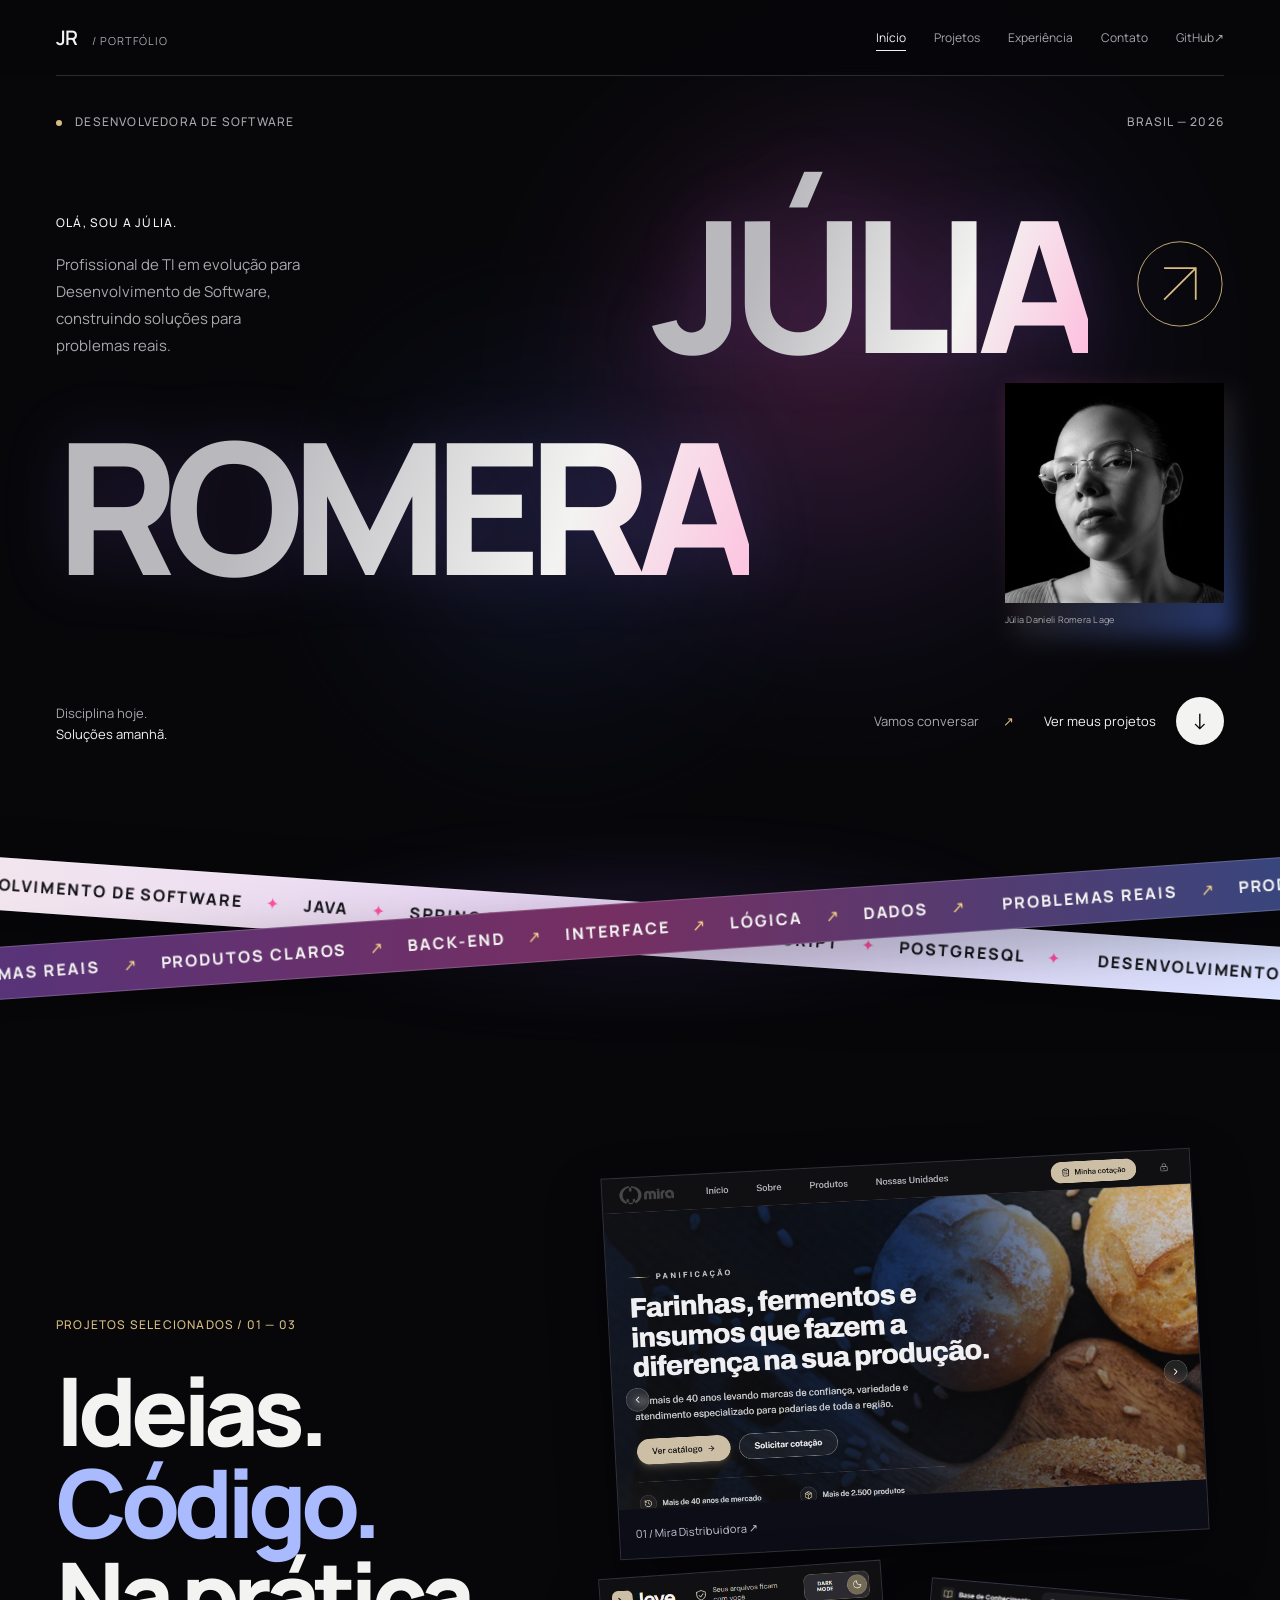
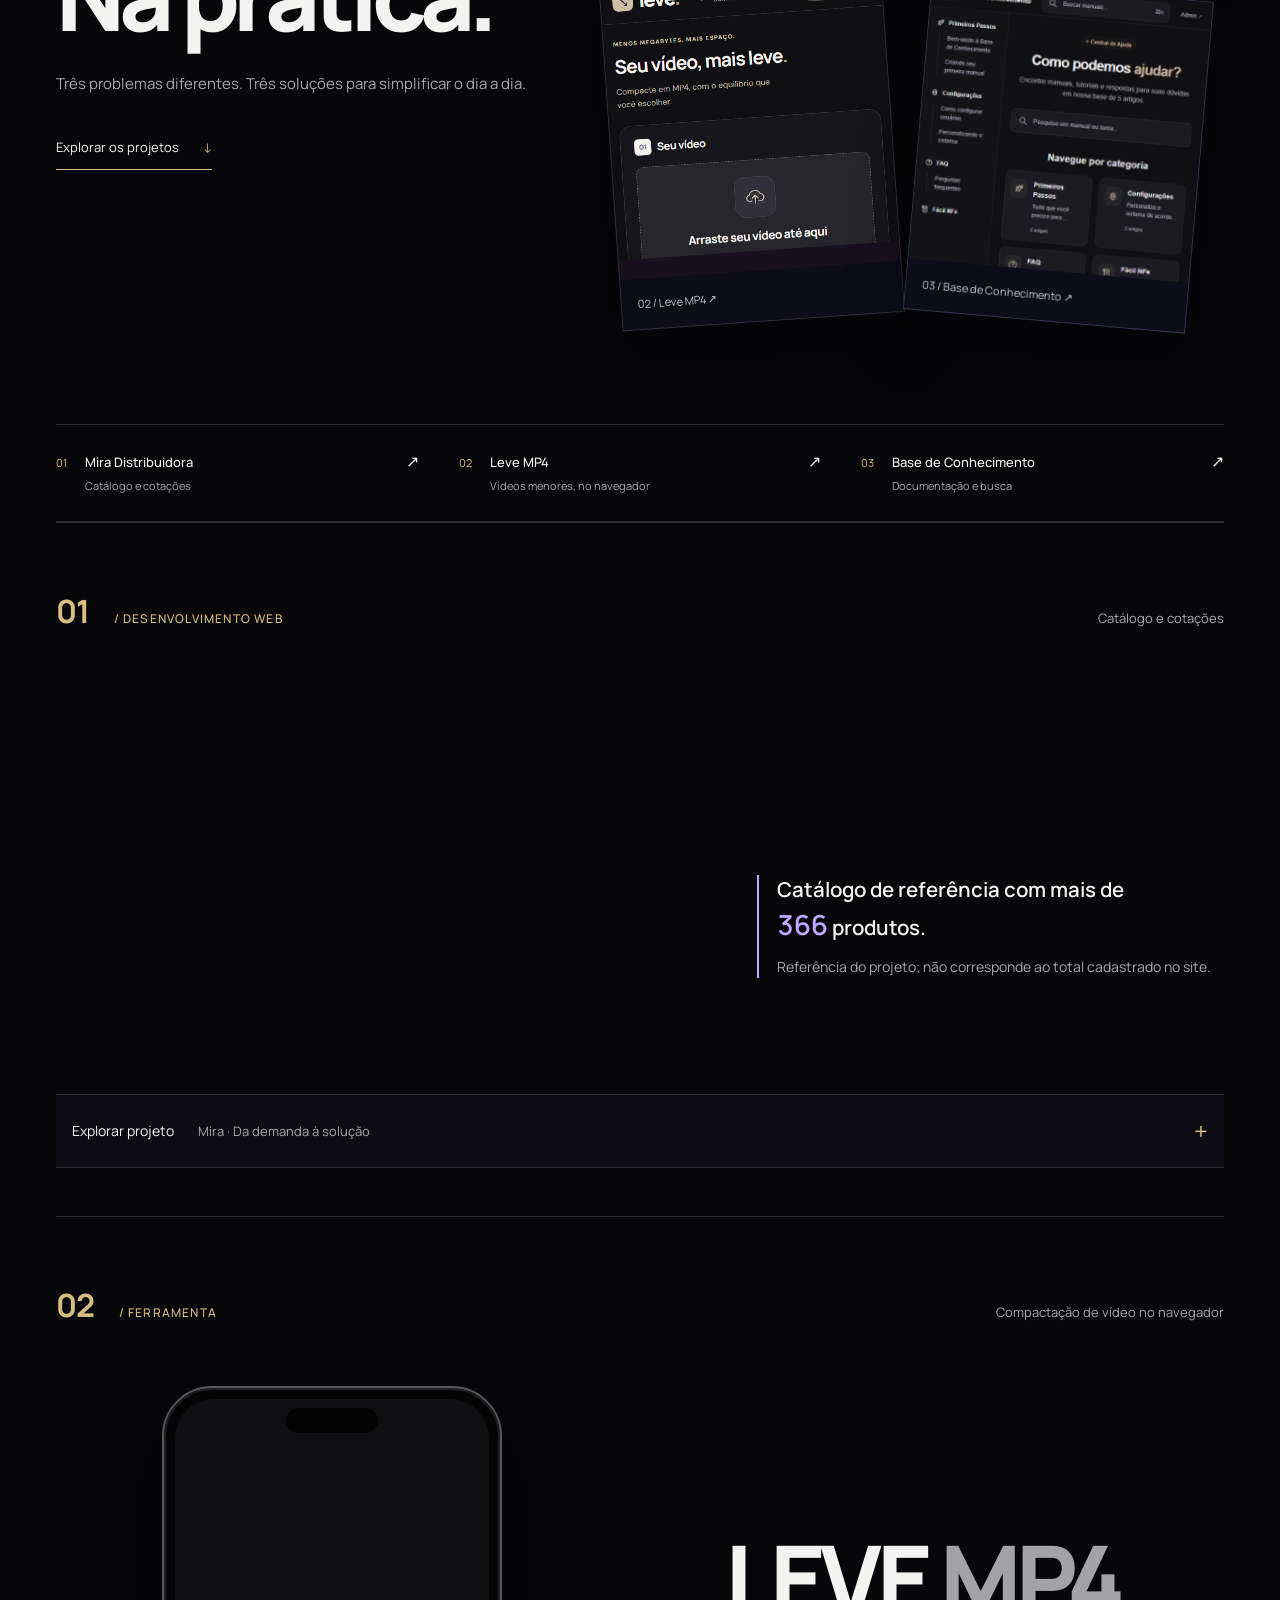
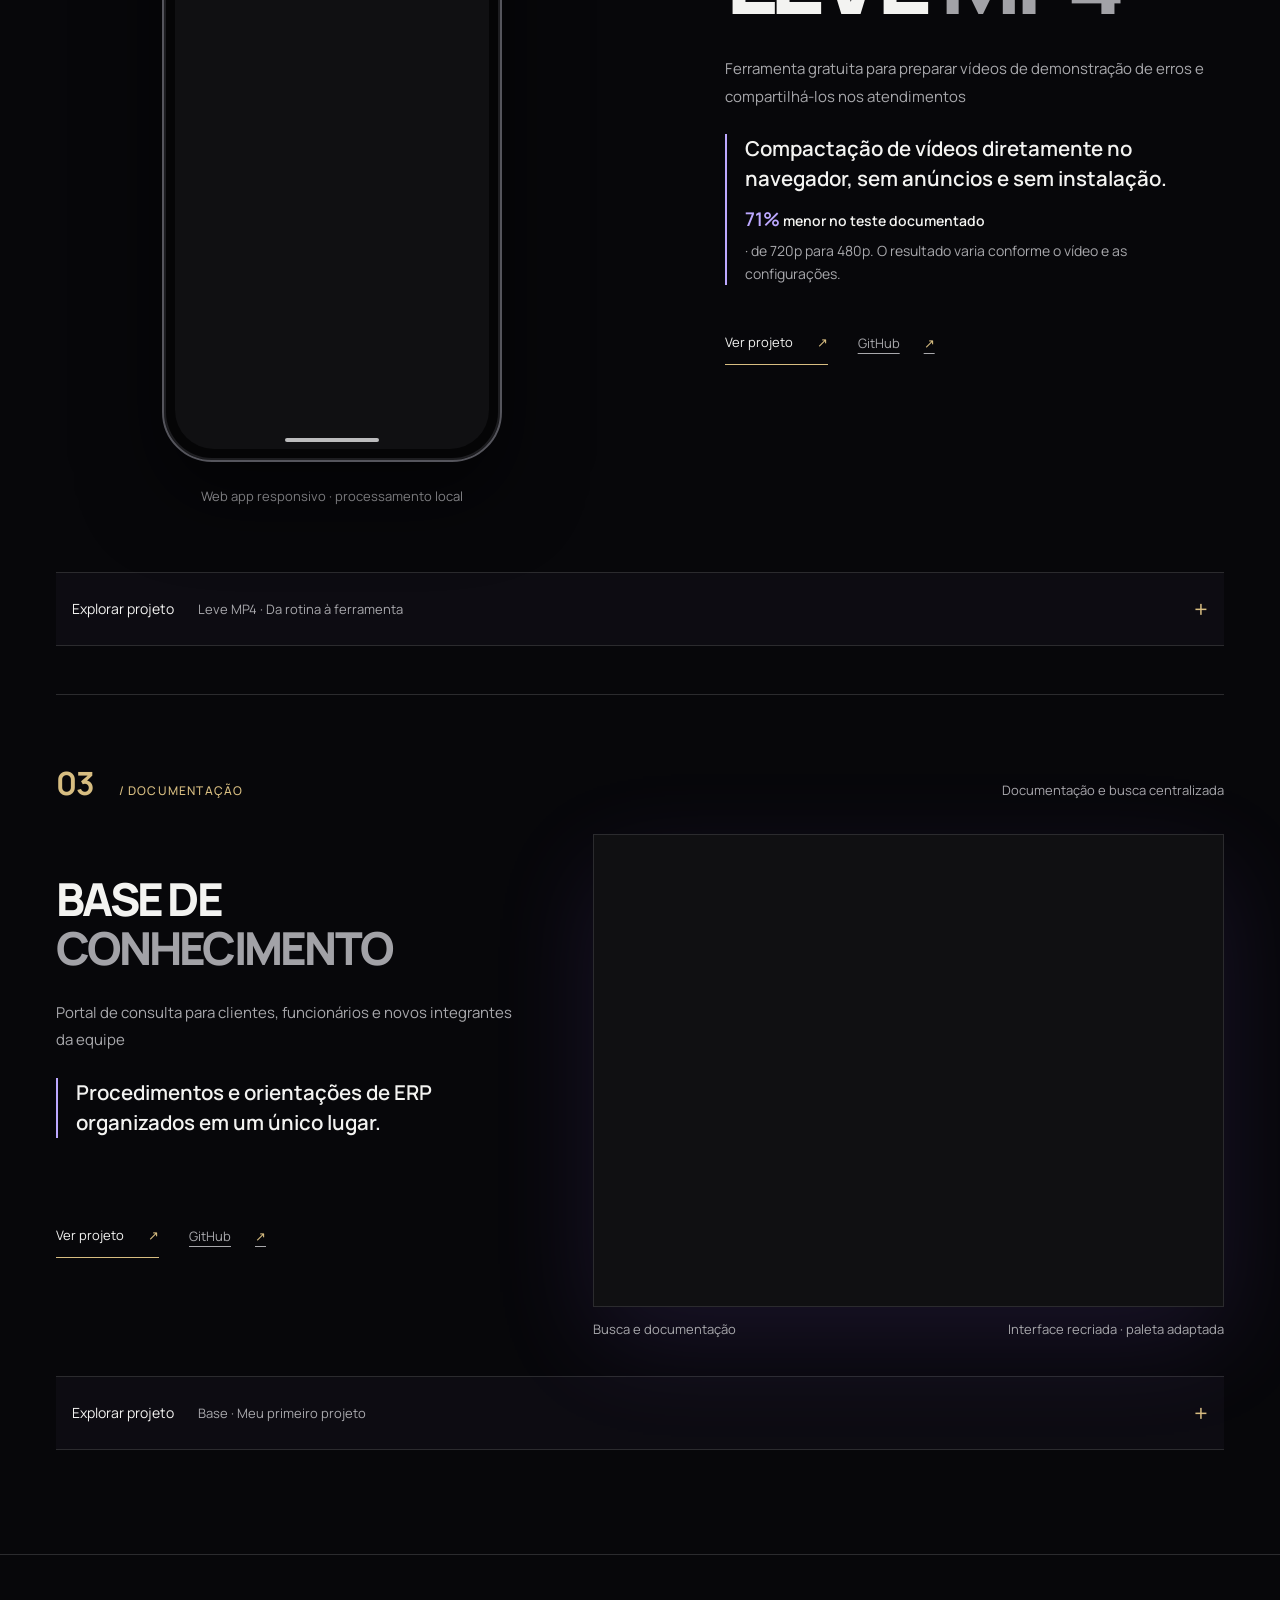
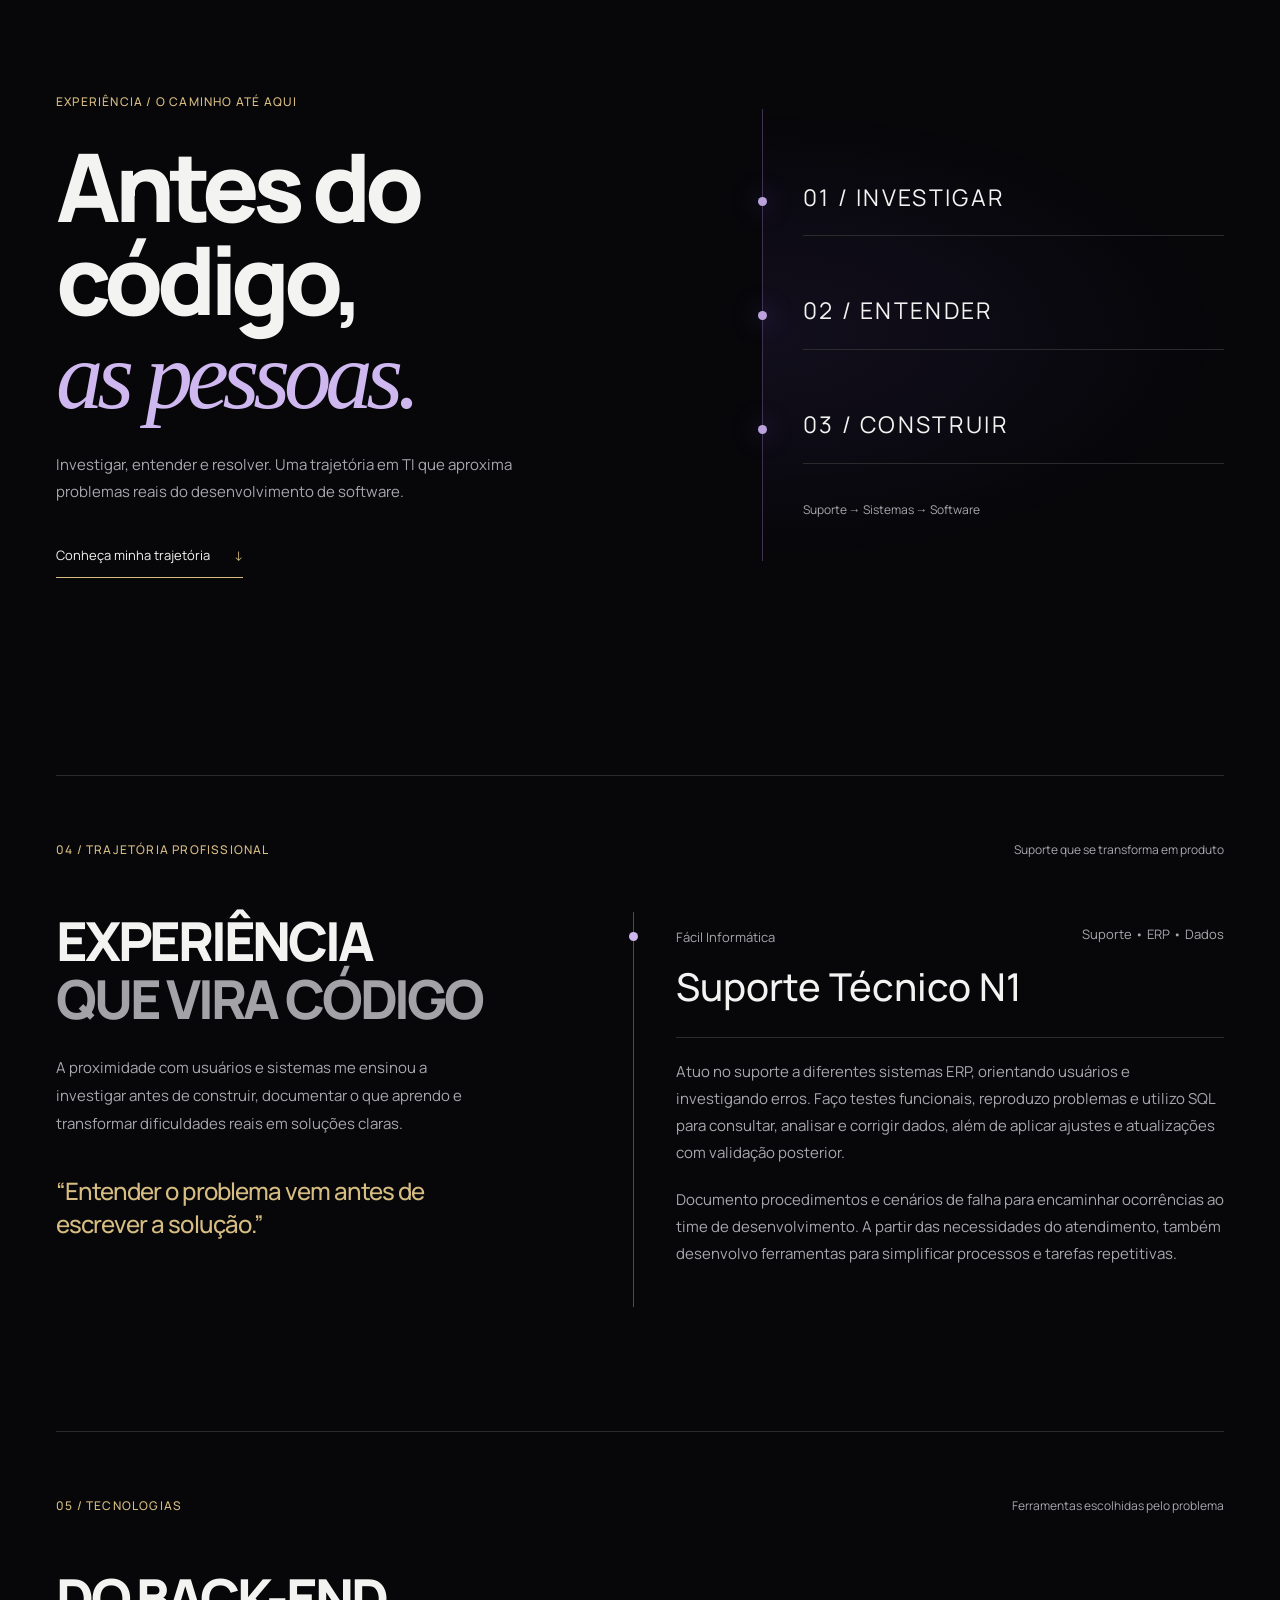
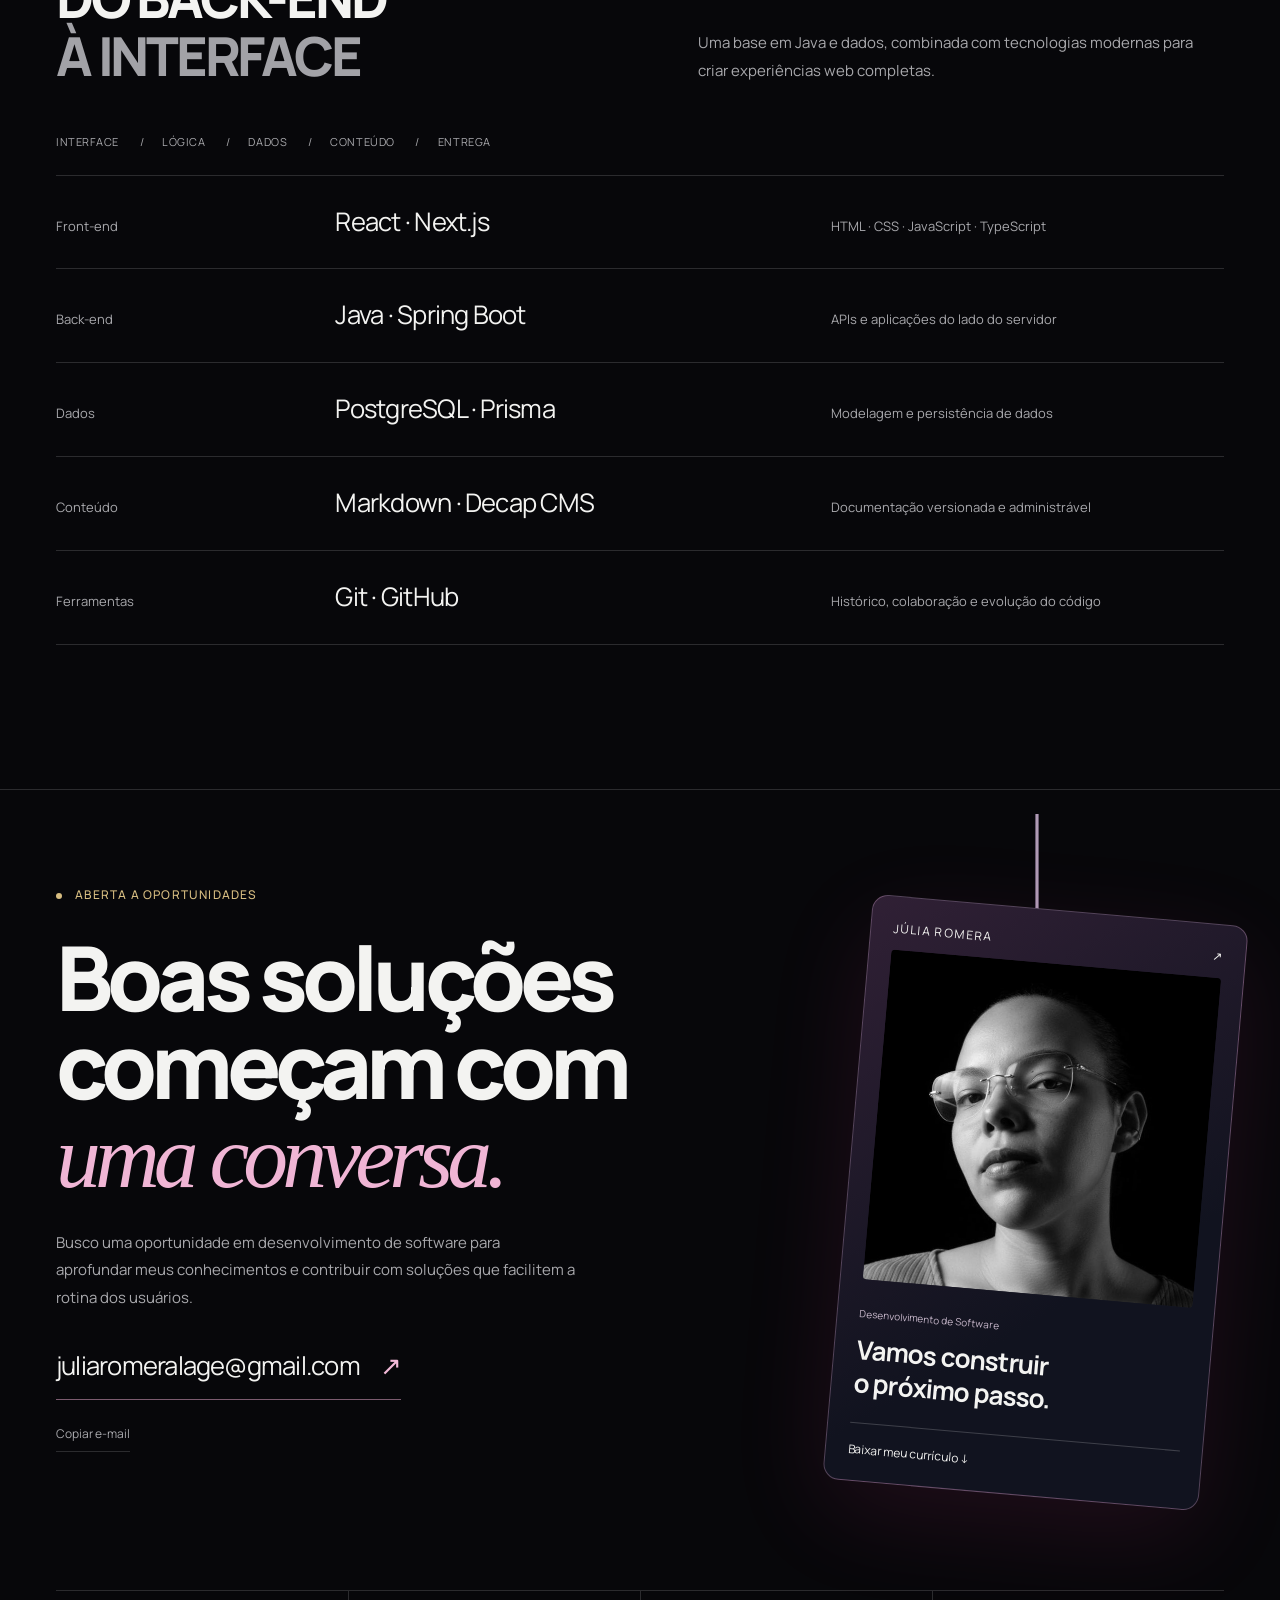
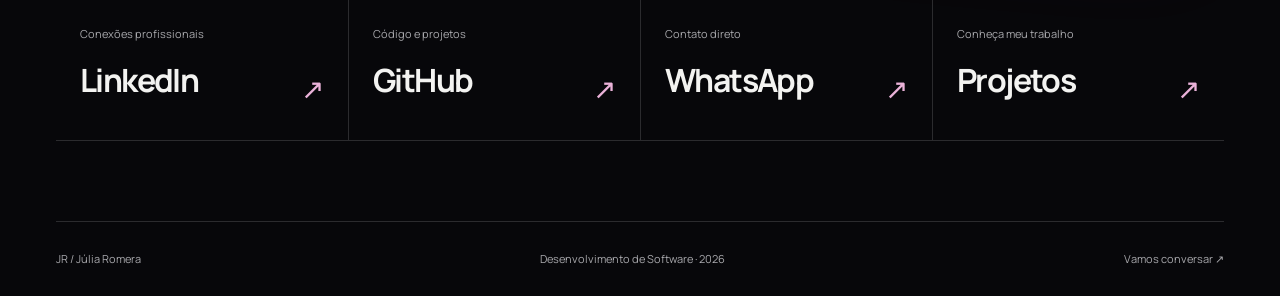
<file: index.html>
<!DOCTYPE html>
<html lang="pt-BR">
  <head>
    <!-- Configuração da página e conexão com o arquivo de estilos. -->
    <meta charset="UTF-8" />
    <meta name="viewport" content="width=device-width, initial-scale=1.0" />
    <meta
      name="description"
      content="Portfólio de Júlia Danieli Romera Lage — soluções para problemas reais por meio do desenvolvimento de software."
    />
    <meta name="author" content="Júlia Danieli Romera Lage" />
    <meta name="theme-color" content="#07070a" />
    <meta name="robots" content="index, follow" />
    <link rel="canonical" href="https://portfolio-julia-nine.vercel.app/" />
    <meta property="og:locale" content="pt_BR" />
    <meta property="og:type" content="website" />
    <meta property="og:site_name" content="Portfólio de Júlia Romera" />
    <meta property="og:title" content="Júlia Romera | Desenvolvimento de Software" />
    <meta property="og:description" content="Conheça o portfólio de Júlia Romera: soluções digitais pensadas para resolver problemas reais com clareza e propósito." />
    <meta property="og:url" content="https://portfolio-julia-nine.vercel.app/" />
    <meta property="og:image" content="https://portfolio-julia-nine.vercel.app/assets/social-preview-20261026.jpg" />
    <meta property="og:image:type" content="image/jpeg" />
    <meta property="og:image:width" content="1200" />
    <meta property="og:image:height" content="630" />
    <meta property="og:image:alt" content="Júlia Romera — Desenvolvimento de Software, com retrato em preto e branco e identidade visual do portfólio." />
    <meta name="twitter:card" content="summary_large_image" />
    <meta name="twitter:title" content="Júlia Romera | Desenvolvimento de Software" />
    <meta name="twitter:description" content="Conheça o portfólio de Júlia Romera: soluções digitais pensadas para resolver problemas reais com clareza e propósito." />
    <meta name="twitter:image" content="https://portfolio-julia-nine.vercel.app/assets/social-preview-20261026.jpg" />
    <meta name="twitter:image:alt" content="Júlia Romera — Desenvolvimento de Software, com retrato em preto e branco e identidade visual do portfólio." />
    <title>Júlia Danieli Romera Lage | Desenvolvimento de Software</title>
    <link rel="icon" href="/favicon.ico" sizes="16x16 32x32 48x48" />
    <link rel="icon" href="assets/favicon.svg?v=jr2" type="image/svg+xml" sizes="any" />
    <link rel="apple-touch-icon" href="assets/apple-touch-icon.png" sizes="180x180" />
    <link rel="preload" href="assets/fonts/manrope-latin-variable.woff2" as="font" type="font/woff2" crossorigin />
    <link rel="stylesheet" href="estilos.css" />
    <link rel="stylesheet" href="paginas.css" />
  </head>

  <body class="pagina-inicio">
    <a class="pular-conteudo" href="#conteudo">Pular para o conteúdo</a>
    <!-- O cabeçalho reúne a marca e os links de navegação. -->
    <header class="cabecalho">
      <div class="container navegacao">
        <a class="marca" href="#inicio" aria-label="Júlia Danieli Romera Lage — início">
          JR<span> / Portfólio</span>
        </a>

        <nav id="menu-principal" aria-label="Navegação principal">
          <a href="#inicio" aria-current="location">Início</a>
          <a href="#projetos">Projetos</a>
          <a href="#experiencia">Experiência</a>
          <a href="#contato">Contato</a>
          <a href="https://github.com/JuliaRomeira" target="_blank" rel="noopener noreferrer">GitHub <span aria-hidden="true">↗</span></a>
        </nav>

      </div>
    </header>

    <!-- O main contém o conteúdo principal. Esta é a primeira seção do site. -->
<main id="conteudo" tabindex="-1">

      <section class="container apresentacao" id="inicio" aria-labelledby="titulo">
        <div class="hero-edicao">
          <p class="etiqueta"><span class="status-ponto" aria-hidden="true"></span> Desenvolvedora de software</p>
          <p class="etiqueta">Brasil — 2026</p>
        </div>
        <div class="hero-composicao">
          <div class="hero-introducao">
            <p class="etiqueta">Olá, sou a Júlia.</p>
            <p class="descricao">Profissional de TI em evolução para Desenvolvimento de Software, construindo soluções para problemas reais.</p>
          </div>
          <h1 id="titulo"><span class="nome-primeiro"><span class="nome-letras">Júlia</span><span class="nome-sinal" aria-hidden="true"><svg viewBox="0 0 100 100" fill="none"><circle cx="50" cy="50" r="48" stroke="currentColor" stroke-width="1"/><path d="M32 68 68 32M32 32h36v36" stroke="currentColor" stroke-width="2"/></svg></span></span> <span class="nome-segundo"><span class="nome-letras">Romera</span></span></h1>
          <figure class="retrato retrato-hero">
            <img src="assets/julia-romeira.jpg" alt="Retrato de Júlia Danieli Romera Lage" width="640" height="640" fetchpriority="high" />
            <figcaption>Júlia Danieli Romera Lage</figcaption>
          </figure>
        </div>
        <div class="hero-rodape">
          <p>Disciplina hoje.<br /><span>Soluções amanhã.</span></p>
          <div class="acoes">
            <a class="link-secundario" href="#contato">Vamos conversar <span aria-hidden="true">↗</span></a>
            <a class="botao" href="#projetos">Ver meus projetos <span aria-hidden="true">↓</span></a>
          </div>
        </div>

      </section>

      <section class="faixa-cinetica" aria-label="Tecnologias e áreas de atuação em movimento">
        <p class="somente-leitor">Desenvolvimento de software, Java, Spring Boot, React, TypeScript, PostgreSQL, interface, lógica e dados.</p>
        <div class="faixa-linha faixa-linha-superior" aria-hidden="true">
          <div class="faixa-trilho">
            <span>Desenvolvimento de Software <i>✦</i> Java <i>✦</i> Spring Boot <i>✦</i> React <i>✦</i> TypeScript <i>✦</i> PostgreSQL <i>✦</i></span>
            <span>Desenvolvimento de Software <i>✦</i> Java <i>✦</i> Spring Boot <i>✦</i> React <i>✦</i> TypeScript <i>✦</i> PostgreSQL <i>✦</i></span>
          </div>
        </div>
        <div class="faixa-linha faixa-linha-inferior" aria-hidden="true">
          <div class="faixa-trilho faixa-trilho-reverso">
            <span>Problemas reais <i>↗</i> Produtos claros <i>↗</i> Back-end <i>↗</i> Interface <i>↗</i> Lógica <i>↗</i> Dados <i>↗</i></span>
            <span>Problemas reais <i>↗</i> Produtos claros <i>↗</i> Back-end <i>↗</i> Interface <i>↗</i> Lógica <i>↗</i> Dados <i>↗</i></span>
          </div>
        </div>
      </section>

<section class="capitulo pagina-projetos" id="projetos" aria-labelledby="titulo-projetos-abertura">
<section class="container galeria-abertura" aria-labelledby="titulo-projetos-abertura">
<div class="galeria-copy"><p class="etiqueta">Projetos selecionados / 01 — 03</p><h2 class="titulo-capitulo" id="titulo-projetos-abertura">Ideias.<br><em>Código.</em><br>Na prática.</h2><p class="descricao">Três problemas diferentes. Três soluções para simplificar o dia a dia.</p><a href="#mira" class="botao">Explorar os projetos <span aria-hidden="true">↓</span></a></div>
<div class="galeria-colagem" aria-label="Escolha um projeto">
<a class="colagem-mira" href="#mira"><img src="assets/galeria-mira.png" alt="Prévia da página inicial da Mira Distribuidora" width="1100" height="700" loading="lazy"><span>01 / Mira Distribuidora ↗</span></a>
<a class="colagem-leve" href="#leve-mp4"><img src="assets/galeria-leve.png" alt="Prévia do compactador de vídeos Leve MP4" width="480" height="600" loading="lazy"><span>02 / Leve MP4 ↗</span></a>
<a class="colagem-base" href="#base-conhecimento"><img src="assets/galeria-base.png" alt="Prévia da busca e categorias da Base de Conhecimento" width="600" height="600" loading="lazy"><span>03 / Base de Conhecimento ↗</span></a>
</div></section>      <nav class="container projetos-indice" aria-label="Explore os projetos">
        <a href="#mira"><span class="indice-numero">01</span><span><strong>Mira Distribuidora</strong><small>Catálogo e cotações</small></span><span aria-hidden="true">↗</span></a>
        <a href="#leve-mp4"><span class="indice-numero">02</span><span><strong>Leve MP4</strong><small>Vídeos menores, no navegador</small></span><span aria-hidden="true">↗</span></a>
        <a href="#base-conhecimento"><span class="indice-numero">03</span><span><strong>Base de Conhecimento</strong><small>Documentação e busca</small></span><span aria-hidden="true">↗</span></a>
      </nav>

      <section class="projeto projeto-mira container" id="mira" aria-labelledby="titulo-mira">
        <div class="projeto-cabecalho">
          <p class="etiqueta"><span class="numero-projeto">01</span> / Desenvolvimento web</p>
          <p class="projeto-tipo">Catálogo e cotações</p>
        </div>

        <div class="projeto-conteudo projeto-mira-conteudo" data-reveal>
          <div class="projeto-copy">
            <h2 id="titulo-mira">Mira <em>Distribuidora</em></h2>
            <p class="descricao projeto-descricao">
              Catálogo e cotações para simplificar a descoberta de produtos e os pedidos de orçamento
            </p>
            <p class="projeto-resultado"><strong>Catálogo de referência com mais de <span class="resultado-numero">366</span> produtos.</strong><span>Referência do projeto; não corresponde ao total cadastrado no site.</span></p>
          </div>

          <!-- A interface ocupa o lugar de protagonista desta abertura editorial. -->
          <a class="notebook preview-link" data-notebook href="https://miraf-web.vercel.app/" target="_blank" rel="noopener noreferrer" aria-label="Abrir projeto Mira Distribuidora em nova aba">
            <div class="notebook-tela">
              <span class="notebook-camera" aria-hidden="true"></span>
              <div class="mockup-barra"><span></span><span></span><span></span></div>
              <div class="notebook-viewport">
                <iframe
                  class="mira-preview"
                  src="assets/previews/mira.html"
                  title="Página inicial da Mira Distribuidora com as cores do portfólio"
                  loading="lazy"
                  tabindex="-1"
                  sandbox
                ></iframe>
              </div>
            </div>
          </a>

          <div class="projeto-apoio">
            <div class="acoes">
              <a class="botao" href="https://miraf-web.vercel.app/" target="_blank" rel="noopener noreferrer">Ver demonstração <span aria-hidden="true">↗</span></a>
              <a class="link-secundario" href="https://github.com/JuliaRomeira/miraf-web" target="_blank" rel="noopener noreferrer">GitHub <span aria-hidden="true">↗</span></a>
            </div>
          </div>
        </div>

        <details class="case-detalhes">
          <summary>Explorar projeto <span>Mira · Da demanda à solução</span></summary>
        <div class="case-grid" data-reveal aria-label="Resumo do case Mira Distribuidora">
          <article>
            <small>Contexto</small>
            <p>Uma distribuidora precisava apresentar seus produtos e facilitar solicitações de cotação. Aceitei desenvolver o site para atender a essa demanda comercial.</p>
          </article>
          <article>
            <small>Solução</small>
            <p>Combinar Next.js e TypeScript com Prisma e PostgreSQL para manter interface e dados consistentes.</p>
          </article>
          <article>
            <small>Estágio atual</small>
            <p>A plataforma está desenvolvida, mas ainda não foi publicada oficialmente. O link permite conhecer a demonstração; ainda não há resultados comerciais comprovados.</p>
          </article>
        </div>
            <ul class="tecnologias" aria-label="Tecnologias usadas na Mira Distribuidora">
              <li>Next.js</li>
              <li>TypeScript</li>
              <li>PostgreSQL</li>
              <li>Prisma</li>
            </ul>
        <div class="projeto-percurso" data-reveal>
          <p class="etiqueta">Do catálogo ao orçamento</p>
          <ol class="percurso-etapas">
            <li><span>01</span><h3>Encontrar</h3><p>Explorar o catálogo e descobrir os produtos para o negócio.</p></li>
            <li><span>02</span><h3>Escolher</h3><p>Consultar os detalhes e selecionar os itens de interesse.</p></li>
            <li><span>03</span><h3>Solicitar</h3><p>Reunir os itens em uma solicitação de orçamento. O foco é cotação, sem compra direta.</p></li>
          </ol>
        </div>

        <section class="minha-atuacao" data-project-role="mira" aria-labelledby="atuacao-mira">
          <h3 class="etiqueta" id="atuacao-mira">Minha atuação</h3>
          <p>Conduzi o desenvolvimento da solução e organizei as etapas de trabalho por Kanban.</p>
        </section>
        </details>
      </section>

      <section class="projeto projeto-leve container" id="leve-mp4" aria-labelledby="titulo-leve">
        <div class="projeto-cabecalho">
          <p class="etiqueta"><span class="numero-projeto">02</span> / Ferramenta</p>
          <p class="projeto-tipo">Compactação de vídeo no navegador</p>
        </div>

        <div class="projeto-conteudo projeto-conteudo-invertido" data-reveal>
          <div class="projeto-copy projeto-leve-copy">
            <h2 id="titulo-leve">Leve <em>MP4</em></h2>
            <p class="descricao projeto-descricao">
              Ferramenta gratuita para preparar vídeos de demonstração de erros e compartilhá-los nos atendimentos
            </p>
            <p class="projeto-resultado"><strong>Compactação de vídeos diretamente no navegador, sem anúncios e sem instalação.</strong><span><b class="reducao-teste"><span>71%</span> menor no teste documentado</b> · de 720p para 480p. O resultado varia conforme o vídeo e as configurações.</span></p>
          </div>

          <div class="smartphone-stage" aria-label="Prévia visual do Leve MP4 em um smartphone">
            <a class="smartphone preview-link" href="https://juliaromeira.github.io/leve-mp4/" target="_blank" rel="noopener noreferrer" aria-label="Abrir projeto Leve MP4 em nova aba">
              <span class="smartphone-ilha" aria-hidden="true"></span>
              <div class="smartphone-viewport">
                <iframe
                  src="assets/previews/leve.html"
                  title="Interface original do Leve MP4 com as cores do portfólio" sandbox
                  loading="lazy"
                  tabindex="-1"
                ></iframe>
              </div>
              <span class="smartphone-home" aria-hidden="true"></span>
            </a>
            <small class="smartphone-legenda">Web app responsivo · processamento local</small>
          </div>

          <div class="projeto-apoio projeto-leve-apoio">
            <div class="acoes">
              <a class="botao" href="https://juliaromeira.github.io/leve-mp4/" target="_blank" rel="noopener noreferrer">Ver projeto <span aria-hidden="true">↗</span></a>
              <a class="link-secundario" href="https://github.com/JuliaRomeira/leve-mp4" target="_blank" rel="noopener noreferrer">GitHub <span aria-hidden="true">↗</span></a>
            </div>
          </div>
        </div>

        <details class="case-detalhes">
          <summary>Explorar projeto <span>Leve MP4 · Da rotina à ferramenta</span></summary>
        <div class="case-grid" data-reveal aria-label="Resumo do case Leve MP4">
          <article>
            <small>Contexto</small>
            <p>No suporte, usamos o Trello para organizar demandas e compartilhar vídeos de erros difíceis de explicar por texto. O limite dos anexos exigia compactadores externos, com anúncios e etapas extras.</p>
          </article>
          <article>
            <small>Solução</small>
            <p>Para simplificar esse fluxo, desenvolvi a conversão local com WebCodecs e Mediabunny: o arquivo é processado no dispositivo, sem envio a um servidor.</p>
          </article>
          <article>
            <small>Funcionalidades</small>
            <p>Controle de qualidade, resolução e áudio, com progresso, prévia e download do MP4 final.</p>
          </article>
        </div>

        <div class="demonstracao" data-reveal aria-labelledby="titulo-demo-leve">
          <p class="etiqueta">Um teste real</p>
          <h3 id="titulo-demo-leve">O mesmo clipe · Menos espaço</h3>
          <p class="descricao">Compare o original e o arquivo gerado pelo Leve MP4. Dê play para observar o movimento e os detalhes.</p>
          <div class="demo-videos">
            <figure>
              <video controls playsinline preload="none" poster="assets/leve-demo-poster.jpg" aria-label="Vídeo de teste original, 720p">
                <source src="assets/leve-original.mp4" type="video/mp4" />
                <a href="assets/leve-original.mp4">Abrir vídeo original</a>
              </video>
              <figcaption><span class="demo-rotulo">Original</span><strong>2,78 MB</strong><span>1280 × 720 · 720p</span></figcaption>
            </figure>
            <figure>
              <video controls playsinline preload="none" aria-label="Vídeo de teste compactado pelo Leve MP4, 480p" poster="assets/leve-demo-compactado-poster.jpg">
                <source src="assets/leve-compactado.mp4" type="video/mp4" />
                <a href="assets/leve-compactado.mp4">Abrir vídeo compactado</a>
              </video>
              <figcaption><span class="demo-rotulo">Comprimido</span><strong>812 KB</strong><span>854 × 480 · 480p</span></figcaption>
            </figure>
          </div>
          <p class="demo-nota">Clipe sintético de 6 segundos, sem áudio. Compactação real em qualidade equilibrada, com redução de 720p para 480p. O resultado varia conforme o arquivo e as configurações; a redução de resolução também diminui os detalhes.</p>
        </div>
            <ul class="tecnologias" aria-label="Tecnologias usadas no Leve MP4">
              <li>HTML</li>
              <li>CSS</li>
              <li>JavaScript</li>
              <li>WebCodecs</li>
            </ul>
        <section class="minha-atuacao" data-project-role="leve" aria-labelledby="atuacao-leve">
          <h3 class="etiqueta" id="atuacao-leve">Minha atuação</h3>
          <p>Transformei uma dificuldade recorrente dos atendimentos em uma ferramenta própria, da interface ao processamento dos arquivos.</p>
        </section>
        </details>
      </section>

      <section class="projeto projeto-base container" id="base-conhecimento" aria-labelledby="titulo-base">
        <div class="projeto-cabecalho">
          <p class="etiqueta"><span class="numero-projeto">03</span> / Documentação</p>
          <p class="projeto-tipo">Documentação e busca centralizada</p>
        </div>

        <div class="projeto-conteudo projeto-base-conteudo" data-reveal>
          <div class="projeto-copy">
            <h2 id="titulo-base">Base de<br /><em>Conhecimento</em></h2>
            <p class="descricao projeto-descricao">
              Portal de consulta para clientes, funcionários e novos integrantes da equipe
            </p>
            <p class="projeto-resultado"><strong>Procedimentos e orientações de ERP organizados em um único lugar.</strong></p>
          </div>

          <figure class="base-preview">
            <a class="base-busca-preview preview-link" href="https://base-de-conhecimento-facil.netlify.app/" target="_blank" rel="noopener noreferrer" aria-label="Explorar a busca no projeto Base de Conhecimento (abre em nova aba)">
              <iframe class="base-interface" src="assets/previews/base.html" title="Prévia da Base de Conhecimento com a paleta do portfólio" loading="lazy" tabindex="-1" sandbox></iframe>
            </a>
            <figcaption>Busca e documentação <span>Interface recriada · paleta adaptada</span></figcaption>
          </figure>
          <div class="projeto-apoio">
            <div class="acoes">
              <a class="botao" href="https://base-de-conhecimento-facil.netlify.app/" target="_blank" rel="noopener noreferrer">Ver projeto <span aria-hidden="true">↗</span></a>
              <a class="link-secundario" href="https://github.com/JuliaRomeira/Base_de_conhecimentos" target="_blank" rel="noopener noreferrer">GitHub <span aria-hidden="true">↗</span></a>
            </div>
          </div>
        </div>

        <details class="case-detalhes">
          <summary>Explorar projeto <span>Base · Meu primeiro projeto</span></summary>
        <div class="case-grid" data-reveal aria-label="Resumo do case Base de Conhecimento">
          <article>
            <small>Contexto</small>
            <p>Meu primeiro projeto nasceu no suporte: dúvidas sobre notas fiscais, cartas de correção e cancelamentos se repetiam, enquanto as orientações ficavam dispersas em manuais e arquivos.</p>
          </article>
          <article>
            <small>Solução</small>
            <p>Centralizei a consulta com busca textual, categorias e artigos relacionados. O conteúdo em Markdown é versionado e editado pelo Decap CMS, com interface em React.</p>
          </article>
          <article>
            <small>Proposta</small>
            <p>A proposta de autoatendimento foi pensada para uma empresa que atende mais de 600 clientes. Esse número descreve o contexto da empresa, não usuários da plataforma nem redução medida de chamados.</p>
          </article>
        </div>
            <ul class="tecnologias" aria-label="Tecnologias usadas na Base de Conhecimento">
              <li>React</li>
              <li>TypeScript</li>
              <li>Vite</li>
              <li>Decap CMS</li>
            </ul>
        <section class="minha-atuacao" data-project-role="base" aria-labelledby="atuacao-base">
          <h3 class="etiqueta" id="atuacao-base">Minha atuação</h3>
          <p>Parti das dúvidas observadas nos atendimentos para estruturar a experiência de consulta e o fluxo de manutenção do conteúdo.</p>
        </section>
        </details>
      </section>


</section>
<section class="capitulo pagina-experiencia" id="experiencia" aria-labelledby="titulo-experiencia-abertura">
<section class="container trajetoria-abertura" aria-labelledby="titulo-experiencia-abertura"><div><p class="etiqueta">Experiência / O caminho até aqui</p><h2 class="titulo-capitulo" id="titulo-experiencia-abertura">Antes do<br>código,<br><em>as pessoas.</em></h2><p class="descricao">Investigar, entender e resolver. Uma trajetória em TI que aproxima problemas reais do desenvolvimento de software.</p><a href="#historico" class="botao">Conheça minha trajetória <span aria-hidden="true">↓</span></a></div><div class="trajetoria-diagrama" aria-label="Investigar, entender e construir"><span>01 / INVESTIGAR</span><span>02 / ENTENDER</span><span>03 / CONSTRUIR</span><p>Suporte → Sistemas → Software</p></div></section>      <section class="experiencia container" id="historico" aria-labelledby="titulo-experiencia">
        <div class="secao-cabecalho">
          <p class="etiqueta">04 / Trajetória profissional</p>
          <span>Suporte que se transforma em produto</span>
        </div>

        <div class="experiencia-grid" data-reveal>
          <div>
            <h2 id="titulo-experiencia">Experiência<br /><em>que vira código</em></h2>
            <p class="descricao">
              A proximidade com usuários e sistemas me ensinou a investigar antes
              de construir, documentar o que aprendo e transformar dificuldades
              reais em soluções claras.
            </p>
            <blockquote>“Entender o problema vem antes de escrever a solução.”</blockquote>
          </div>

          <article class="cargo">
            <div class="cargo-topo">
              <div>
                <small>Fácil Informática</small>
                <h3>Suporte Técnico N1</h3>
              </div>
              <span>Suporte • ERP • Dados</span>
            </div>
            <div class="cargo-descricao">
              <p>Atuo no suporte a diferentes sistemas ERP, orientando usuários e investigando erros. Faço testes funcionais, reproduzo problemas e utilizo SQL para consultar, analisar e corrigir dados, além de aplicar ajustes e atualizações com validação posterior.</p>
              <p>Documento procedimentos e cenários de falha para encaminhar ocorrências ao time de desenvolvimento. A partir das necessidades do atendimento, também desenvolvo ferramentas para simplificar processos e tarefas repetitivas.</p>
            </div>
          </article>
        </div>

      </section>

      <section class="stack container" id="tecnologias" aria-labelledby="titulo-tecnologias">
        <div class="secao-cabecalho">
          <p class="etiqueta">05 / Tecnologias</p>
          <span>Ferramentas escolhidas pelo problema</span>
        </div>

        <div class="stack-titulo" data-reveal>
          <h2 id="titulo-tecnologias">Do back-end<br /><em>à interface</em></h2>
          <p class="descricao">
            Uma base em Java e dados, combinada com tecnologias modernas para criar
            experiências web completas.
          </p>
        </div>

        <ol class="fluxo-stack" aria-label="Fluxo entre as camadas de desenvolvimento">
          <li>Interface</li>
          <li>Lógica</li>
          <li>Dados</li>
          <li>Conteúdo</li>
          <li>Entrega</li>
        </ol>

        <div class="stack-grid" data-reveal>
          <article><span>Front-end</span><strong>React · Next.js</strong><small>HTML · CSS · JavaScript · TypeScript</small></article>
          <article><span>Back-end</span><strong>Java · Spring Boot</strong><small>APIs e aplicações do lado do servidor</small></article>
          <article><span>Dados</span><strong>PostgreSQL · Prisma</strong><small>Modelagem e persistência de dados</small></article>
          <article><span>Conteúdo</span><strong>Markdown · Decap CMS</strong><small>Documentação versionada e administrável</small></article>
          <article><span>Ferramentas</span><strong>Git · GitHub</strong><small>Histórico, colaboração e evolução do código</small></article>
        </div>
      </section>


</section>
<section class="capitulo pagina-contato" id="contato" aria-labelledby="titulo-contato-abertura">
<section class="container contato-palco" aria-labelledby="titulo-contato-abertura"><div class="contato-convite"><p class="etiqueta"><span class="status-ponto" aria-hidden="true"></span> Aberta a oportunidades</p><h2 class="titulo-capitulo" id="titulo-contato-abertura">Boas soluções<br>começam com<br><em>uma conversa.</em></h2><p class="descricao">Busco uma oportunidade em desenvolvimento de software para aprofundar meus conhecimentos e contribuir com soluções que facilitem a rotina dos usuários.</p><a class="email-principal" href="https://mail.google.com/mail/?view=cm&amp;fs=1&amp;to=juliaromeralage%40gmail.com" target="_blank" rel="noopener noreferrer">juliaromeralage@gmail.com <span aria-hidden="true">↗</span></a><button type="button" class="copiar-email" hidden>Copiar e-mail</button><p class="aviso-copia" role="status" aria-live="polite"></p></div>
<aside class="cartao-contato"><div class="cordao" aria-hidden="true"></div><div class="cartao-perfil"><p>JÚLIA ROMERA <span>↗</span></p><img src="assets/julia-romeira.jpg" alt="Júlia Danieli Romera Lage" width="640" height="640"><small>Desenvolvimento de Software</small><strong>Vamos construir<br>o próximo passo.</strong><a href="assets/Curriculo_Julia_Romeira.pdf" download>Baixar meu currículo ↓</a></div></aside></section>
<nav class="container conexoes" aria-label="Conecte-se comigo"><a href="https://www.linkedin.com/in/juliaromeira/" target="_blank" rel="noopener noreferrer"><small>Conexões profissionais</small><strong>LinkedIn</strong><span>↗</span></a><a href="https://github.com/JuliaRomeira" target="_blank" rel="noopener noreferrer"><small>Código e projetos</small><strong>GitHub</strong><span>↗</span></a><a href="https://wa.me/5516988480509" target="_blank" rel="noopener noreferrer"><small>Contato direto</small><strong>WhatsApp</strong><span>↗</span></a><a href="#projetos"><small>Conheça meu trabalho</small><strong>Projetos</strong><span>↗</span></a></nav>
</section>
</main>
<footer class="rodape-paginas container"><a href="#inicio">JR / Júlia Romera</a><span>Desenvolvimento de Software · <span data-year>2026</span></span><a href="https://wa.me/5516988480509" target="_blank" rel="noopener noreferrer">Vamos conversar ↗</a></footer>
<span class="cursor-orbita" aria-hidden="true"></span>
<script src="script.js" defer></script>
</body>
</html>
</file>
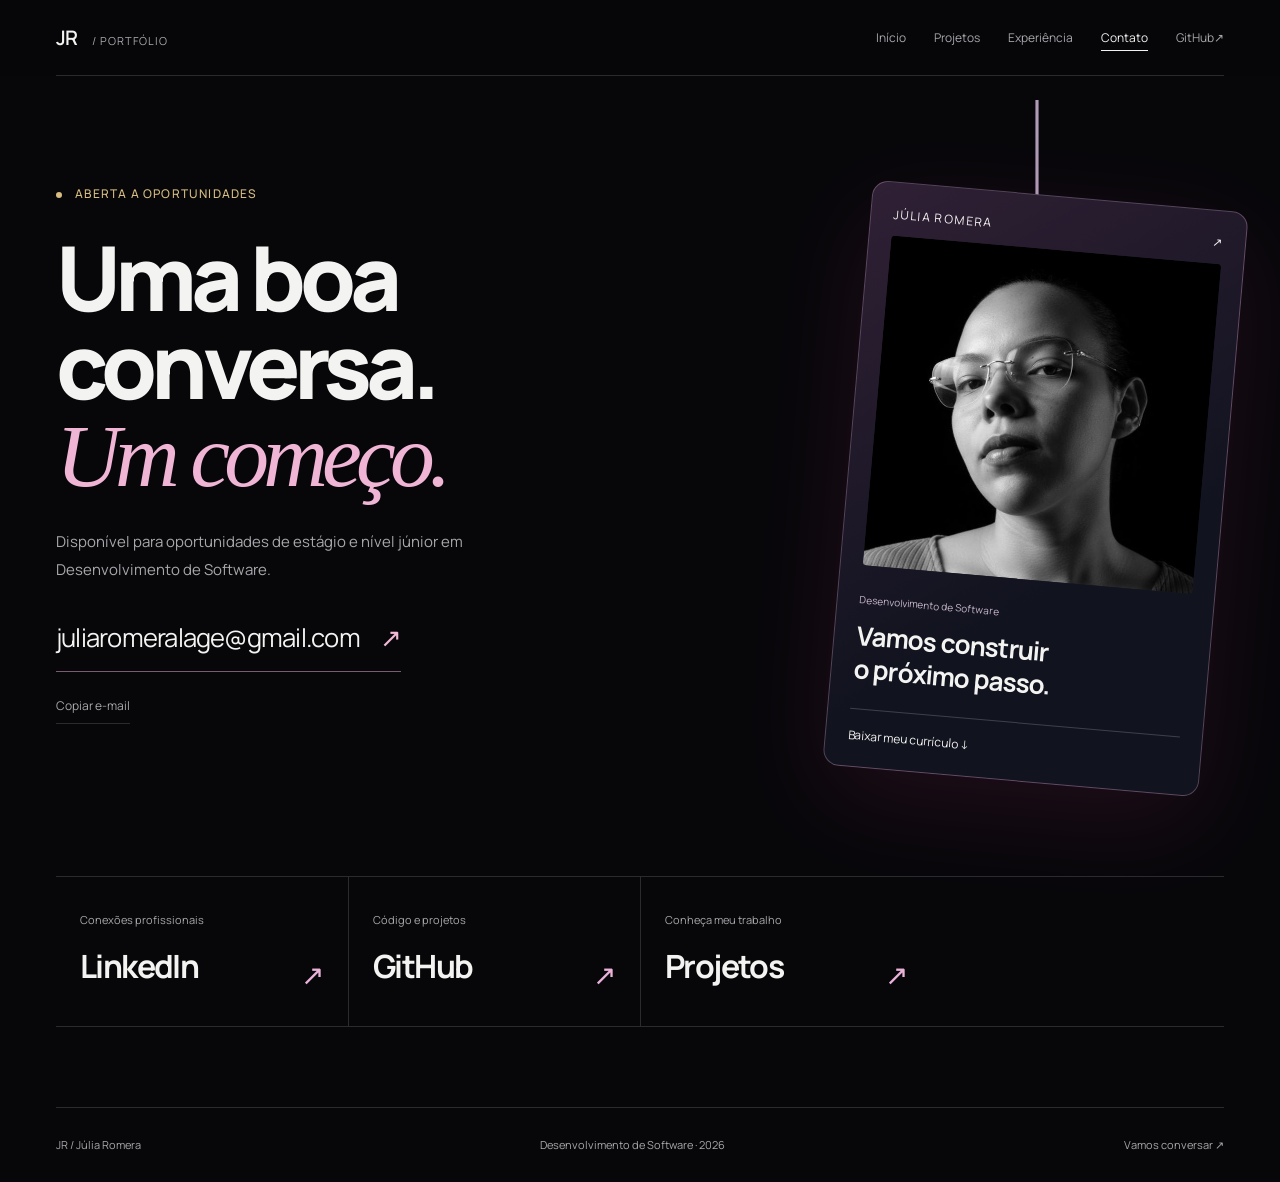
<file: contato.html>
<!DOCTYPE html>
<html lang="pt-BR">
  <head>
    <!-- Configuração da página e conexão com o arquivo de estilos. -->
    <meta charset="UTF-8" />
    <meta name="viewport" content="width=device-width, initial-scale=1.0" />
    <meta
      name="description"
      content="Entre em contato com Júlia Romera para oportunidades em Desenvolvimento de Software."
    />
    <meta name="author" content="Júlia Danieli Romera Lage" />
    <meta name="theme-color" content="#07070a" />
    <meta name="robots" content="index, follow" />
    <link rel="canonical" href="https://portfolio-julia-nine.vercel.app/contato.html" />
    <meta property="og:locale" content="pt_BR" />
    <meta property="og:type" content="website" />
    <meta property="og:site_name" content="Júlia Danieli Romera Lage" />
    <meta property="og:title" content="Contato | Júlia Romera" />
    <meta property="og:description" content="Entre em contato com Júlia Romera para oportunidades em Desenvolvimento de Software." />
    <meta property="og:url" content="https://portfolio-julia-nine.vercel.app/contato.html" />
    <meta property="og:image" content="https://portfolio-julia-nine.vercel.app/assets/social-preview-20261026.jpg" />
    <meta property="og:image:type" content="image/jpeg" />
    <meta property="og:image:width" content="1200" />
    <meta property="og:image:height" content="630" />
    <meta property="og:image:alt" content="Júlia Romera — Desenvolvimento de Software, com retrato em preto e branco e identidade visual do portfólio." />
    <meta name="twitter:card" content="summary_large_image" />
    <meta name="twitter:title" content="Contato | Júlia Romera" />
    <meta name="twitter:description" content="Entre em contato com Júlia Romera para oportunidades em Desenvolvimento de Software." />
    <meta name="twitter:image" content="https://portfolio-julia-nine.vercel.app/assets/social-preview-20261026.jpg" />
    <meta name="twitter:image:alt" content="Júlia Romera — Desenvolvimento de Software, com retrato em preto e branco e identidade visual do portfólio." />
    <title>Contato | Júlia Romera</title>
    <link rel="icon" href="/favicon.ico" sizes="16x16 32x32 48x48" />
    <link rel="icon" href="assets/favicon.svg?v=jr2" type="image/svg+xml" sizes="any" />
    <link rel="apple-touch-icon" href="assets/apple-touch-icon.png" sizes="180x180" />
    <link rel="preload" href="assets/fonts/manrope-latin-variable.woff2" as="font" type="font/woff2" crossorigin />
    <link rel="stylesheet" href="estilos.css" />
    <link rel="stylesheet" href="paginas.css" />
  </head>

  <body class="pagina-contato">
    <a class="pular-conteudo" href="#conteudo">Pular para o conteúdo</a>
    <!-- O cabeçalho reúne a marca e os links de navegação. -->
    <header class="cabecalho">
      <div class="container navegacao">
        <a class="marca" href="index.html" aria-label="Júlia Danieli Romera Lage — início">
          JR<span> / Portfólio</span>
        </a>

        <nav id="menu-principal" aria-label="Navegação principal">
          <a href="index.html">Início</a>
          <a href="projetos.html">Projetos</a>
          <a href="experiencia.html">Experiência</a>
          <a href="contato.html" aria-current="page">Contato</a>
          <a href="https://github.com/JuliaRomeira" target="_blank" rel="noopener noreferrer">GitHub <span aria-hidden="true">↗</span></a>
        </nav>

      </div>
    </header>

    <!-- O main contém o conteúdo principal. Esta é a primeira seção do site. -->
<main id="conteudo" tabindex="-1">
<section class="container contato-palco" aria-labelledby="titulo-pagina"><div class="contato-convite"><p class="etiqueta"><span class="status-ponto" aria-hidden="true"></span> Aberta a oportunidades</p><h1 id="titulo-pagina">Uma boa<br>conversa.<br><em>Um começo.</em></h1><p class="descricao">Disponível para oportunidades de estágio e nível júnior em Desenvolvimento de Software.</p><a class="email-principal" href="https://mail.google.com/mail/?view=cm&amp;fs=1&amp;to=juliaromeralage%40gmail.com" target="_blank" rel="noopener noreferrer">juliaromeralage@gmail.com <span aria-hidden="true">↗</span></a><button type="button" class="copiar-email" hidden>Copiar e-mail</button><p class="aviso-copia" role="status" aria-live="polite"></p></div>
<aside class="cartao-contato"><div class="cordao" aria-hidden="true"></div><div class="cartao-perfil"><p>JÚLIA ROMERA <span>↗</span></p><img src="assets/julia-romeira.jpg" alt="Júlia Danieli Romera Lage" width="640" height="640"><small>Desenvolvimento de Software</small><strong>Vamos construir<br>o próximo passo.</strong><a href="assets/Curriculo_Julia_Danieli_Romera_Lage.pdf" download>Baixar meu currículo ↓</a></div></aside></section>
<nav class="container conexoes" aria-label="Conecte-se comigo"><a href="https://www.linkedin.com/in/juliaromeira/" target="_blank" rel="noopener noreferrer"><small>Conexões profissionais</small><strong>LinkedIn</strong><span>↗</span></a><a href="https://github.com/JuliaRomeira" target="_blank" rel="noopener noreferrer"><small>Código e projetos</small><strong>GitHub</strong><span>↗</span></a><a href="projetos.html"><small>Conheça meu trabalho</small><strong>Projetos</strong><span>↗</span></a></nav>
</main>
<footer class="rodape-paginas container"><a href="index.html">JR / Júlia Romera</a><span>Desenvolvimento de Software · <span data-year>2026</span></span><a href="contato.html">Vamos conversar ↗</a></footer>
<span class="cursor-orbita" aria-hidden="true"></span>
<script src="script.js" defer></script>
</body>
</html>
</file>
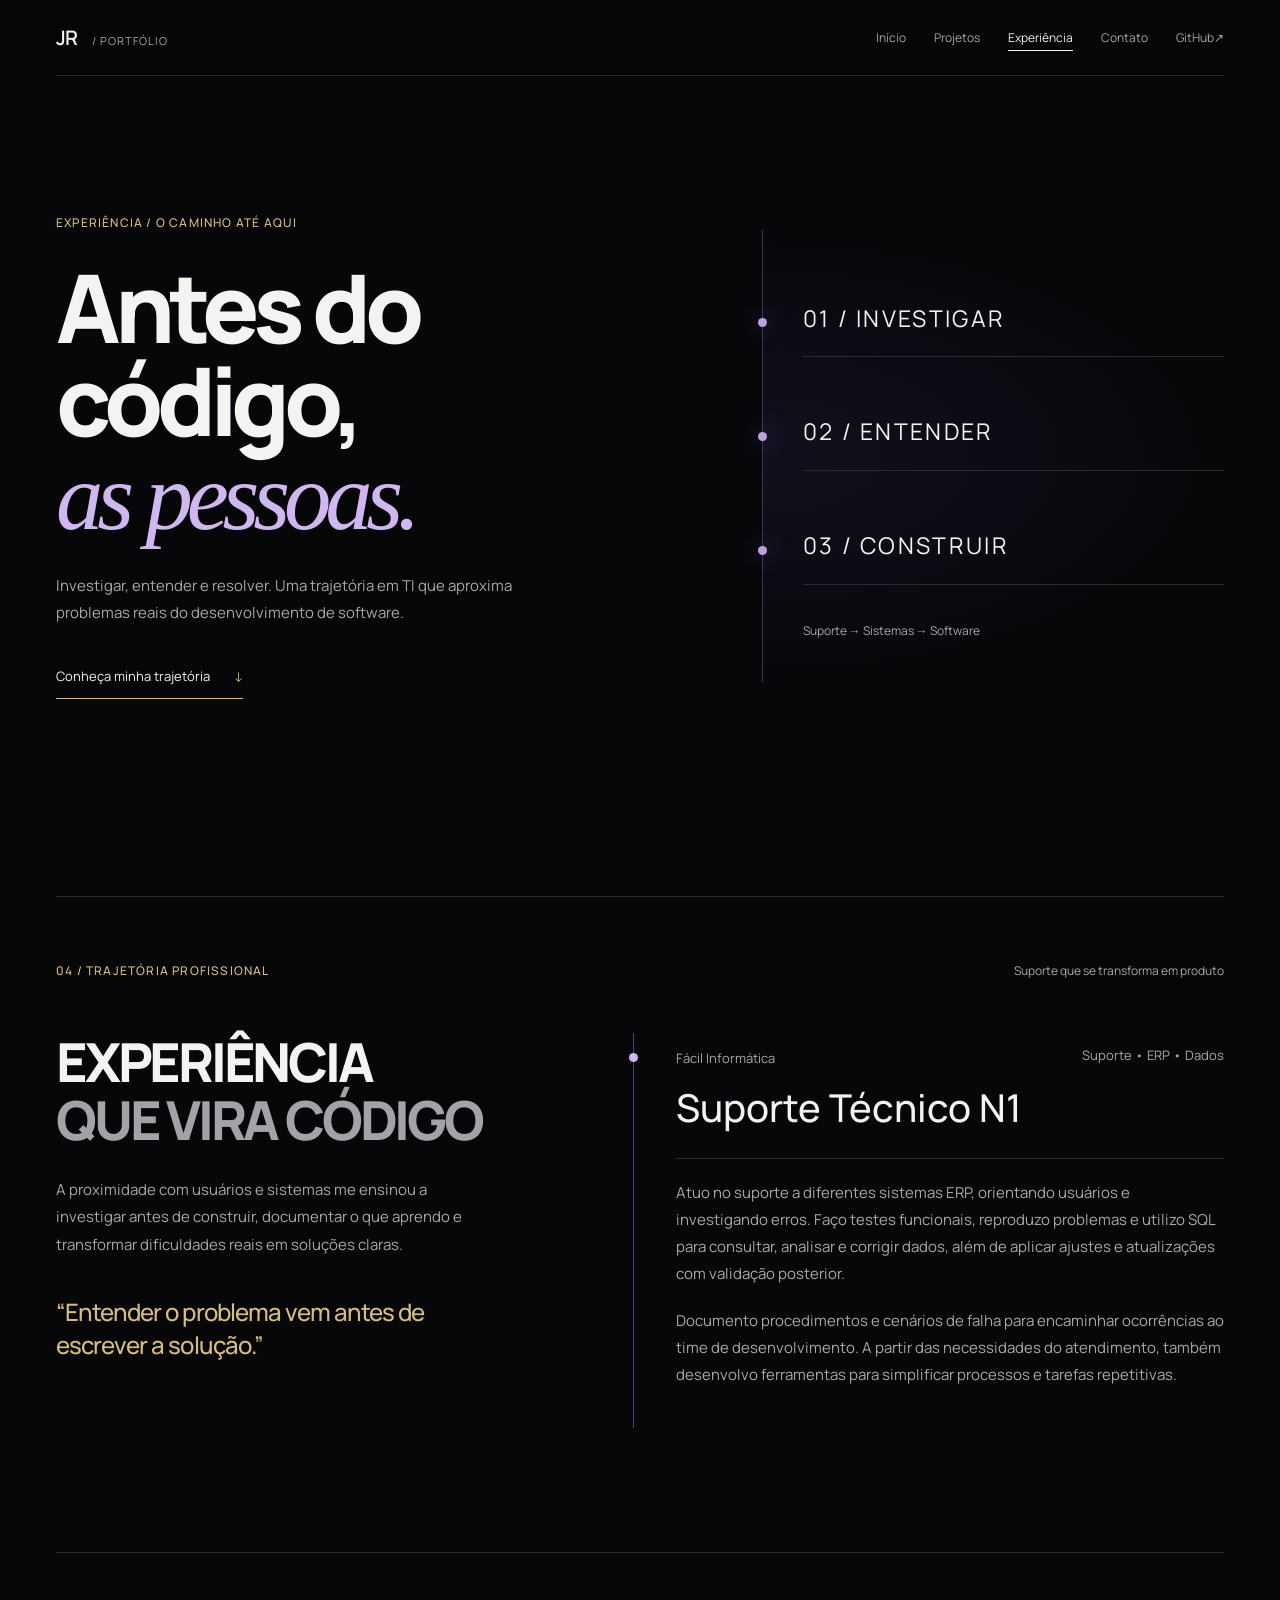
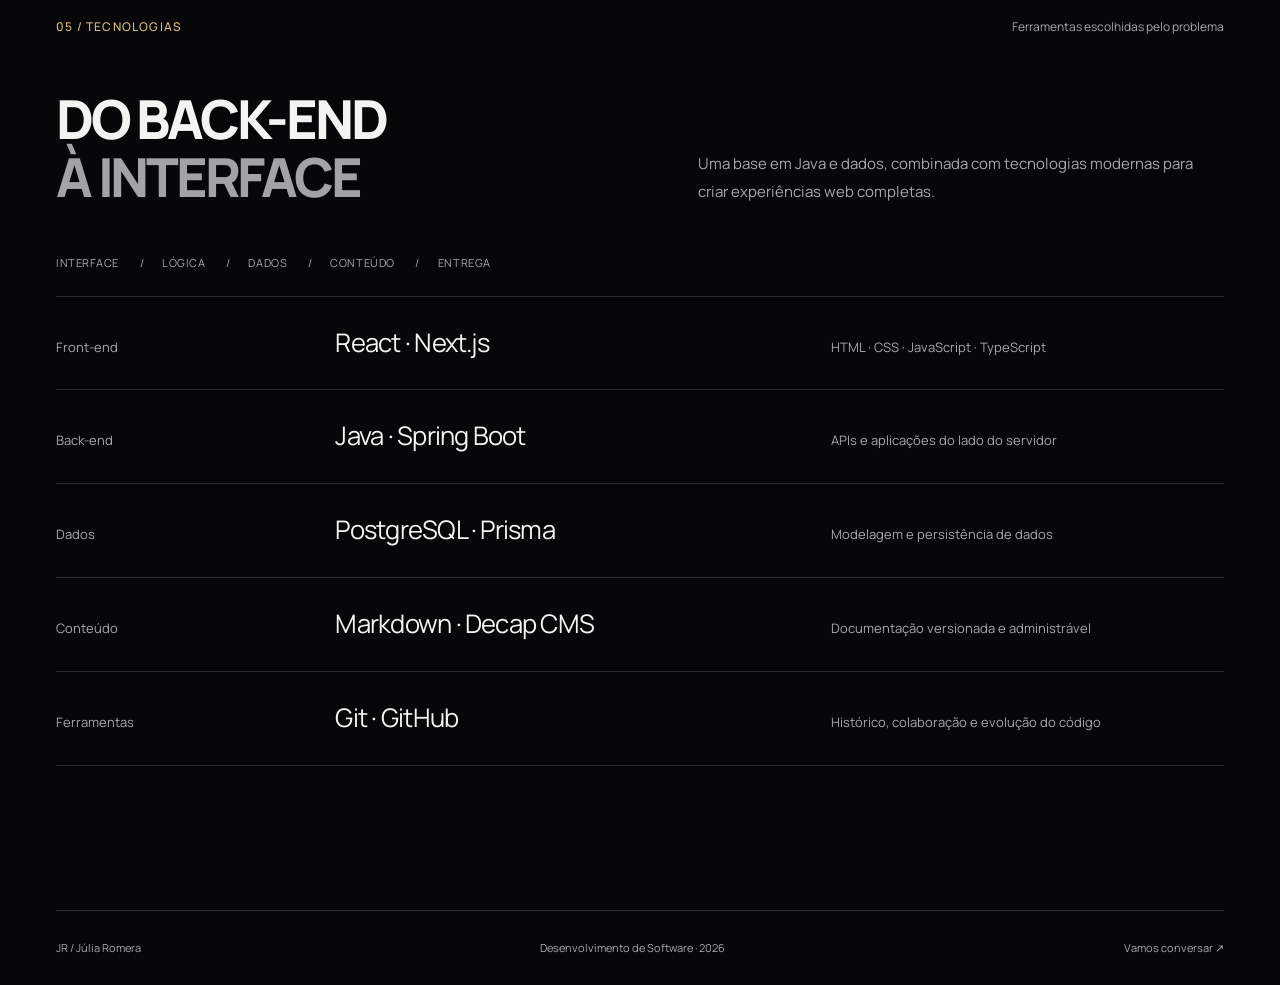
<file: experiencia.html>
<!DOCTYPE html>
<html lang="pt-BR">
  <head>
    <!-- Configuração da página e conexão com o arquivo de estilos. -->
    <meta charset="UTF-8" />
    <meta name="viewport" content="width=device-width, initial-scale=1.0" />
    <meta
      name="description"
      content="Trajetória em suporte técnico, sistemas ERP, SQL e desenvolvimento de software."
    />
    <meta name="author" content="Júlia Danieli Romera Lage" />
    <meta name="theme-color" content="#07070a" />
    <meta name="robots" content="index, follow" />
    <link rel="canonical" href="https://portfolio-julia-nine.vercel.app/experiencia.html" />
    <meta property="og:locale" content="pt_BR" />
    <meta property="og:type" content="website" />
    <meta property="og:site_name" content="Júlia Danieli Romera Lage" />
    <meta property="og:title" content="Experiência | Júlia Romera" />
    <meta property="og:description" content="Trajetória em suporte técnico, sistemas ERP, SQL e desenvolvimento de software." />
    <meta property="og:url" content="https://portfolio-julia-nine.vercel.app/experiencia.html" />
    <meta property="og:image" content="https://portfolio-julia-nine.vercel.app/assets/social-preview-20261026.jpg" />
    <meta property="og:image:type" content="image/jpeg" />
    <meta property="og:image:width" content="1200" />
    <meta property="og:image:height" content="630" />
    <meta property="og:image:alt" content="Júlia Romera — Desenvolvimento de Software, com retrato em preto e branco e identidade visual do portfólio." />
    <meta name="twitter:card" content="summary_large_image" />
    <meta name="twitter:title" content="Experiência | Júlia Romera" />
    <meta name="twitter:description" content="Trajetória em suporte técnico, sistemas ERP, SQL e desenvolvimento de software." />
    <meta name="twitter:image" content="https://portfolio-julia-nine.vercel.app/assets/social-preview-20261026.jpg" />
    <meta name="twitter:image:alt" content="Júlia Romera — Desenvolvimento de Software, com retrato em preto e branco e identidade visual do portfólio." />
    <title>Experiência | Júlia Romera</title>
    <link rel="icon" href="/favicon.ico" sizes="16x16 32x32 48x48" />
    <link rel="icon" href="assets/favicon.svg?v=jr2" type="image/svg+xml" sizes="any" />
    <link rel="apple-touch-icon" href="assets/apple-touch-icon.png" sizes="180x180" />
    <link rel="preload" href="assets/fonts/manrope-latin-variable.woff2" as="font" type="font/woff2" crossorigin />
    <link rel="stylesheet" href="estilos.css" />
    <link rel="stylesheet" href="paginas.css" />
  </head>

  <body class="pagina-experiencia">
    <a class="pular-conteudo" href="#conteudo">Pular para o conteúdo</a>
    <!-- O cabeçalho reúne a marca e os links de navegação. -->
    <header class="cabecalho">
      <div class="container navegacao">
        <a class="marca" href="index.html" aria-label="Júlia Danieli Romera Lage — início">
          JR<span> / Portfólio</span>
        </a>

        <nav id="menu-principal" aria-label="Navegação principal">
          <a href="index.html">Início</a>
          <a href="projetos.html">Projetos</a>
          <a href="experiencia.html" aria-current="page">Experiência</a>
          <a href="contato.html">Contato</a>
          <a href="https://github.com/JuliaRomeira" target="_blank" rel="noopener noreferrer">GitHub <span aria-hidden="true">↗</span></a>
        </nav>

      </div>
    </header>

    <!-- O main contém o conteúdo principal. Esta é a primeira seção do site. -->
<main id="conteudo" tabindex="-1">
<section class="container trajetoria-abertura" aria-labelledby="titulo-pagina"><div><p class="etiqueta">Experiência / O caminho até aqui</p><h1 id="titulo-pagina">Antes do<br>código,<br><em>as pessoas.</em></h1><p class="descricao">Investigar, entender e resolver. Uma trajetória em TI que aproxima problemas reais do desenvolvimento de software.</p><a href="#experiencia" class="botao">Conheça minha trajetória <span aria-hidden="true">↓</span></a></div><div class="trajetoria-diagrama" aria-label="Investigar, entender e construir"><span>01 / INVESTIGAR</span><span>02 / ENTENDER</span><span>03 / CONSTRUIR</span><p>Suporte → Sistemas → Software</p></div></section>      <section class="experiencia container" id="experiencia" aria-labelledby="titulo-experiencia">
        <div class="secao-cabecalho">
          <p class="etiqueta">04 / Trajetória profissional</p>
          <span>Suporte que se transforma em produto</span>
        </div>

        <div class="experiencia-grid" data-reveal>
          <div>
            <h2 id="titulo-experiencia">Experiência<br /><em>que vira código</em></h2>
            <p class="descricao">
              A proximidade com usuários e sistemas me ensinou a investigar antes
              de construir, documentar o que aprendo e transformar dificuldades
              reais em soluções claras.
            </p>
            <blockquote>“Entender o problema vem antes de escrever a solução.”</blockquote>
          </div>

          <article class="cargo">
            <div class="cargo-topo">
              <div>
                <small>Fácil Informática</small>
                <h3>Suporte Técnico N1</h3>
              </div>
              <span>Suporte • ERP • Dados</span>
            </div>
            <div class="cargo-descricao">
              <p>Atuo no suporte a diferentes sistemas ERP, orientando usuários e investigando erros. Faço testes funcionais, reproduzo problemas e utilizo SQL para consultar, analisar e corrigir dados, além de aplicar ajustes e atualizações com validação posterior.</p>
              <p>Documento procedimentos e cenários de falha para encaminhar ocorrências ao time de desenvolvimento. A partir das necessidades do atendimento, também desenvolvo ferramentas para simplificar processos e tarefas repetitivas.</p>
            </div>
          </article>
        </div>

      </section>

      <section class="stack container" id="tecnologias" aria-labelledby="titulo-tecnologias">
        <div class="secao-cabecalho">
          <p class="etiqueta">05 / Tecnologias</p>
          <span>Ferramentas escolhidas pelo problema</span>
        </div>

        <div class="stack-titulo" data-reveal>
          <h2 id="titulo-tecnologias">Do back-end<br /><em>à interface</em></h2>
          <p class="descricao">
            Uma base em Java e dados, combinada com tecnologias modernas para criar
            experiências web completas.
          </p>
        </div>

        <ol class="fluxo-stack" aria-label="Fluxo entre as camadas de desenvolvimento">
          <li>Interface</li>
          <li>Lógica</li>
          <li>Dados</li>
          <li>Conteúdo</li>
          <li>Entrega</li>
        </ol>

        <div class="stack-grid" data-reveal>
          <article><span>Front-end</span><strong>React · Next.js</strong><small>HTML · CSS · JavaScript · TypeScript</small></article>
          <article><span>Back-end</span><strong>Java · Spring Boot</strong><small>APIs e aplicações do lado do servidor</small></article>
          <article><span>Dados</span><strong>PostgreSQL · Prisma</strong><small>Modelagem e persistência de dados</small></article>
          <article><span>Conteúdo</span><strong>Markdown · Decap CMS</strong><small>Documentação versionada e administrável</small></article>
          <article><span>Ferramentas</span><strong>Git · GitHub</strong><small>Histórico, colaboração e evolução do código</small></article>
        </div>
      </section>


</main>
<footer class="rodape-paginas container"><a href="index.html">JR / Júlia Romera</a><span>Desenvolvimento de Software · <span data-year>2026</span></span><a href="contato.html">Vamos conversar ↗</a></footer>
<span class="cursor-orbita" aria-hidden="true"></span>
<script src="script.js" defer></script>
</body>
</html>
</file>
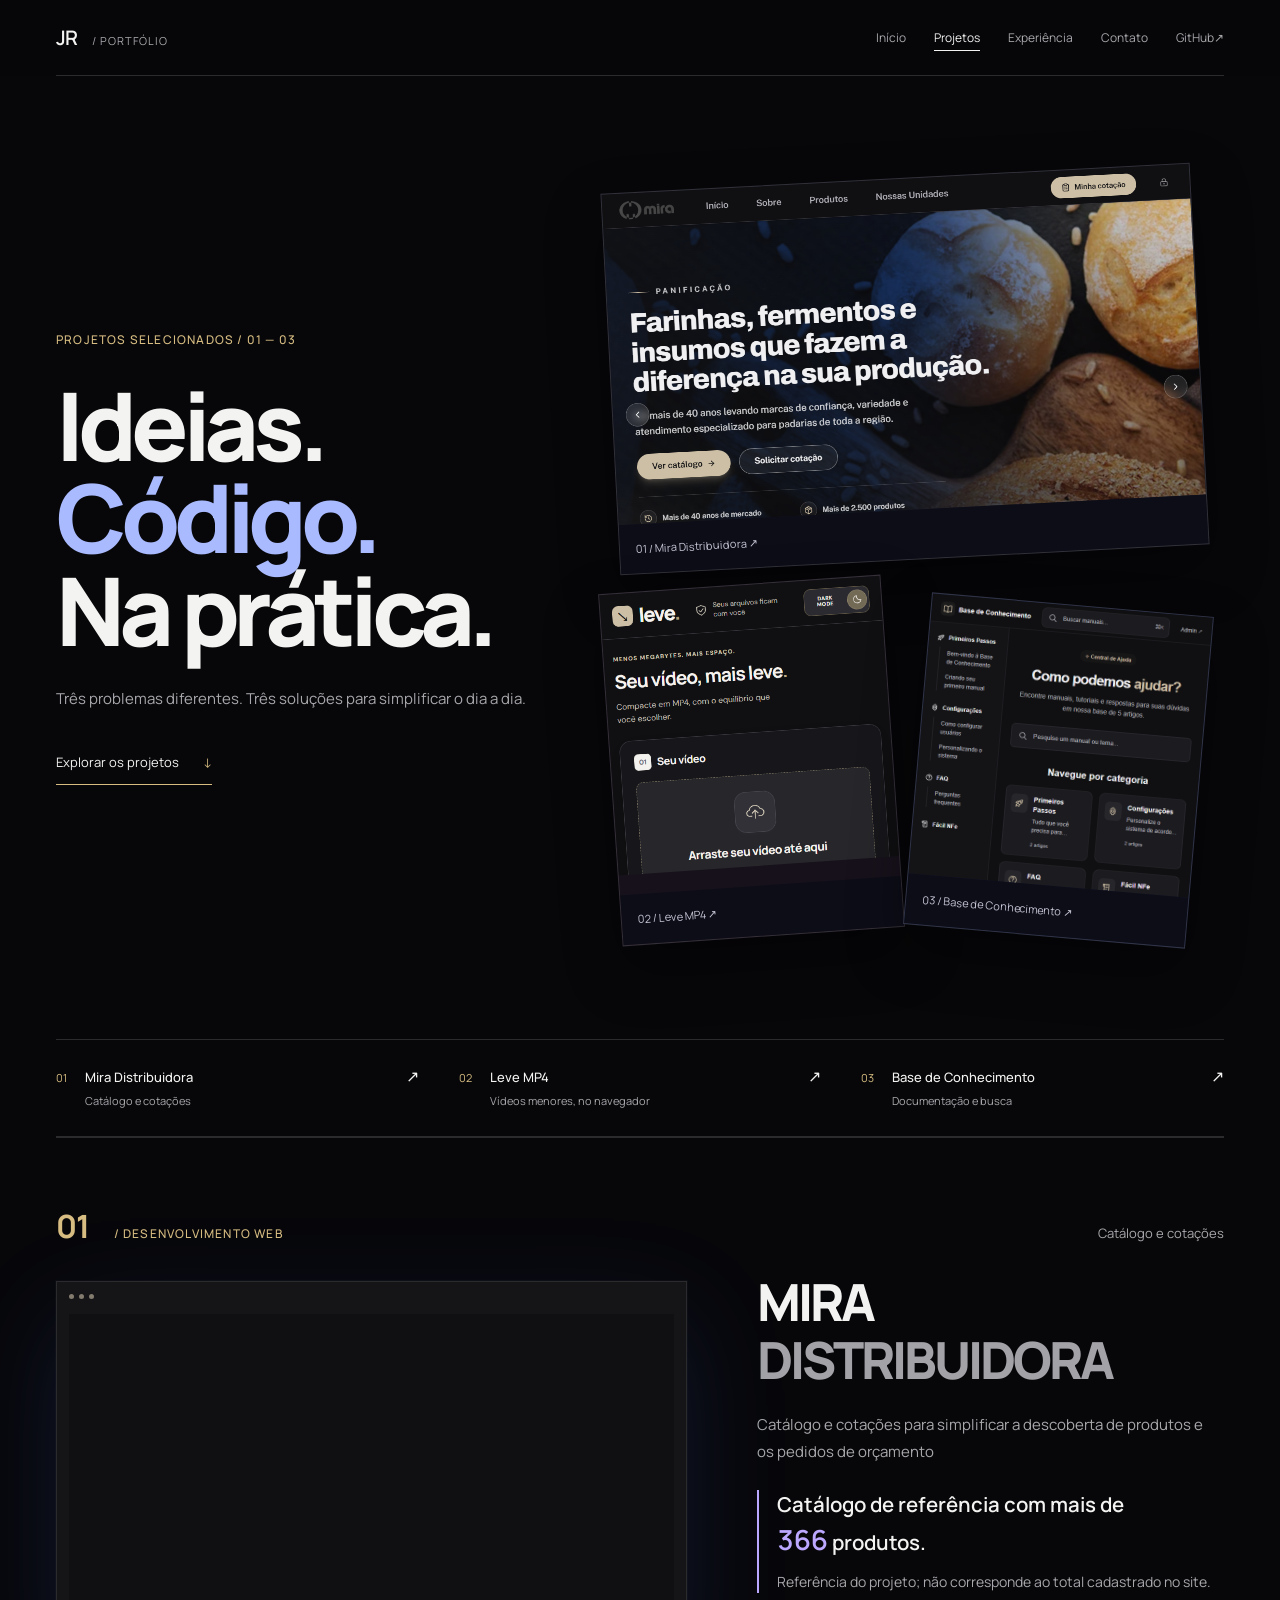
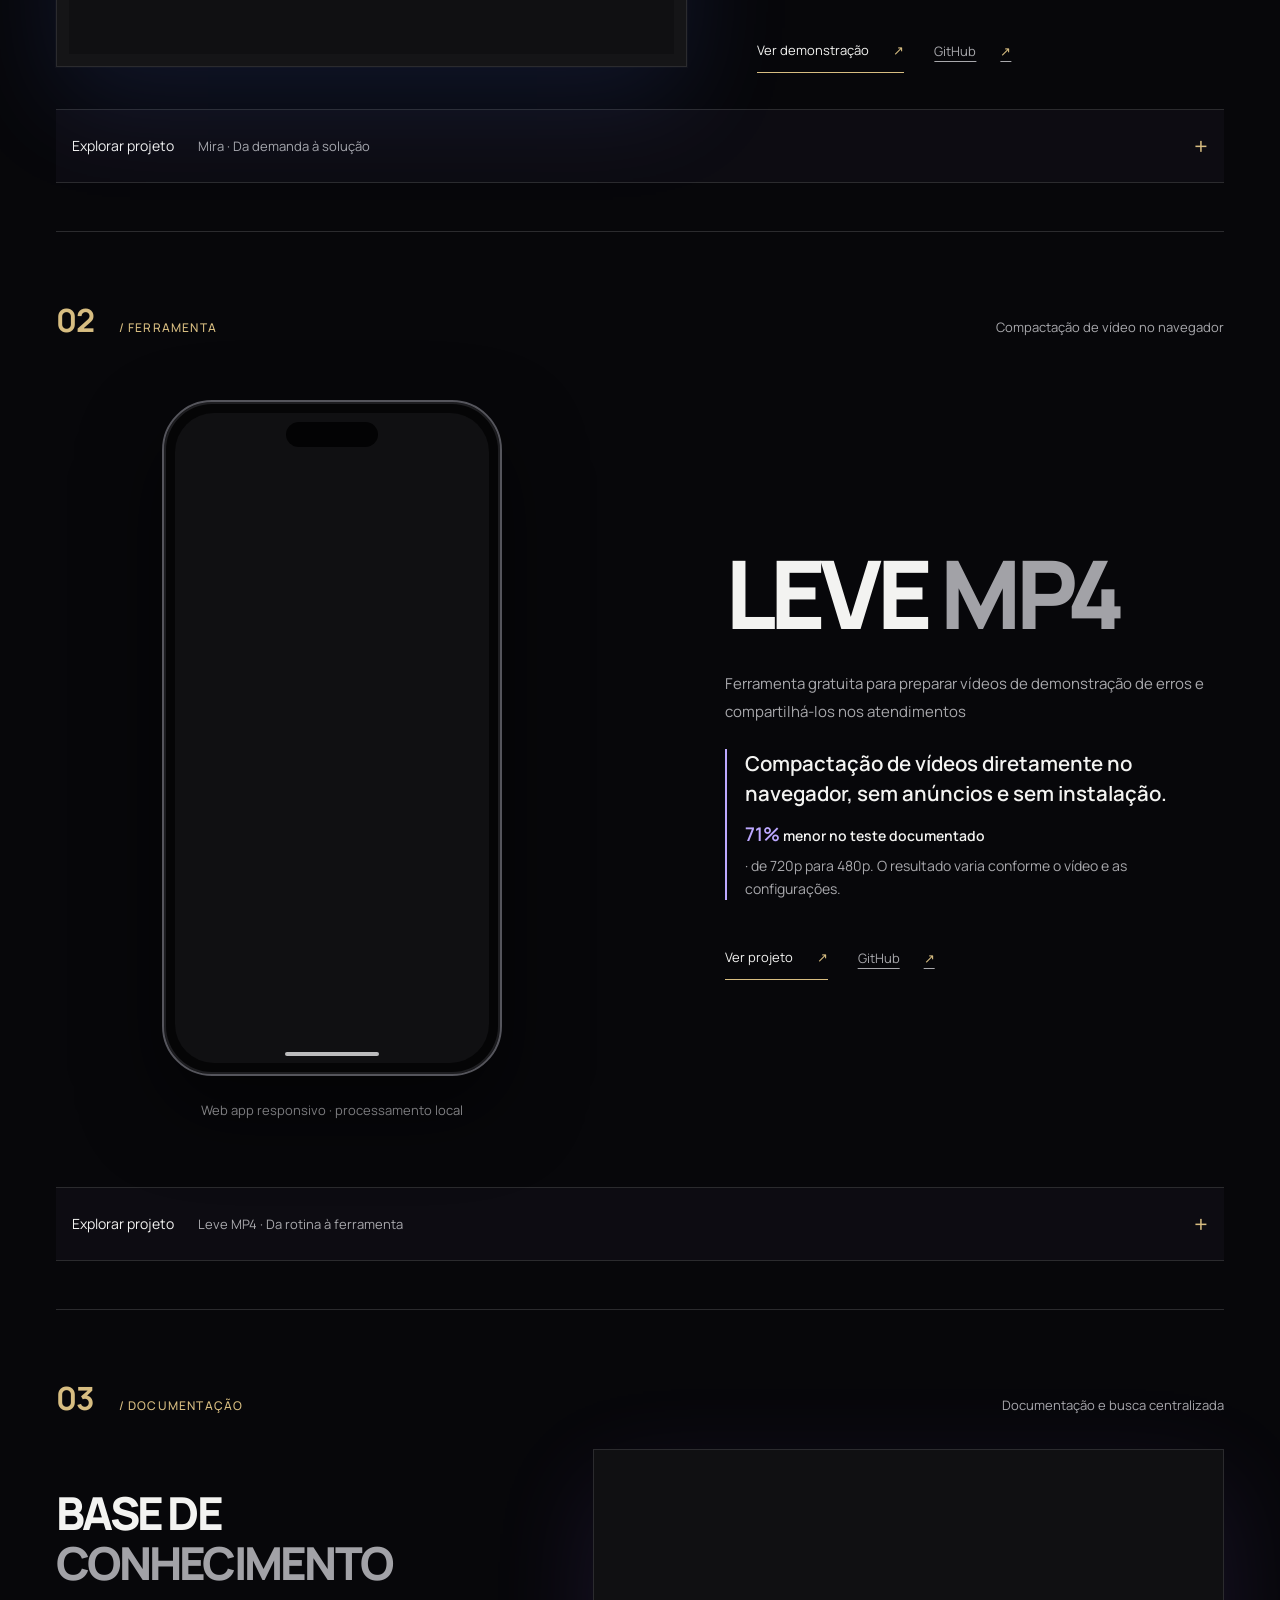
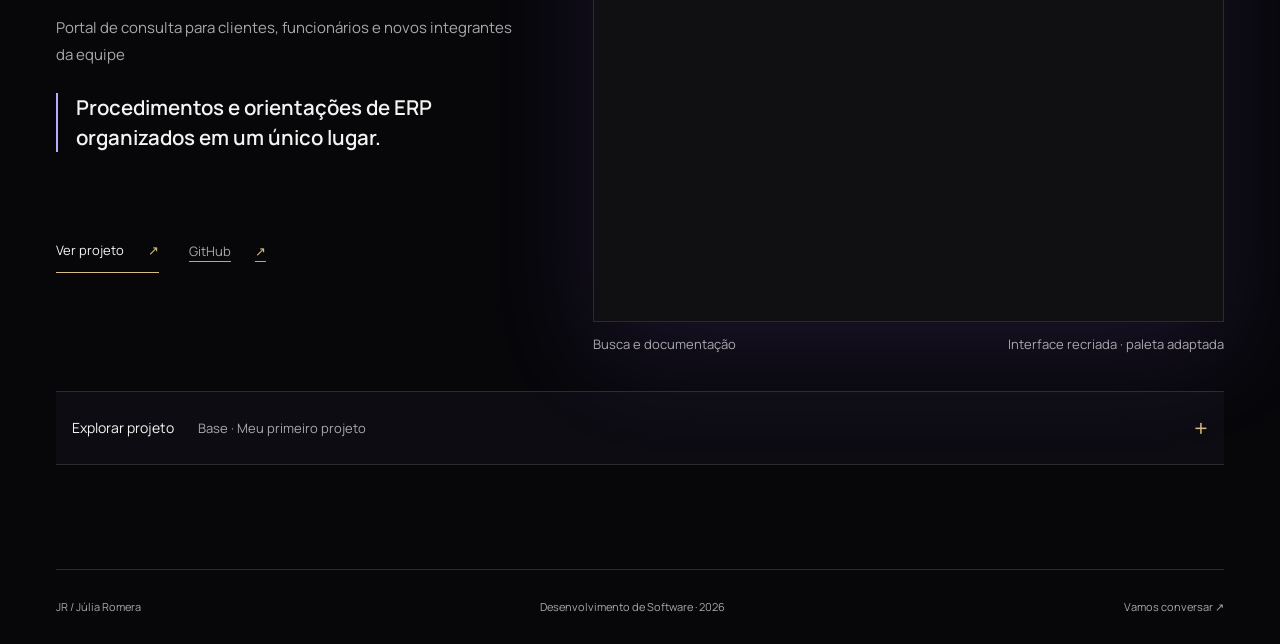
<file: projetos.html>
<!DOCTYPE html>
<html lang="pt-BR">
  <head>
    <!-- Configuração da página e conexão com o arquivo de estilos. -->
    <meta charset="UTF-8" />
    <meta name="viewport" content="width=device-width, initial-scale=1.0" />
    <meta
      name="description"
      content="Projetos de Júlia Romera: Mira Distribuidora, Leve MP4 e Base de Conhecimento."
    />
    <meta name="author" content="Júlia Danieli Romera Lage" />
    <meta name="theme-color" content="#07070a" />
    <meta name="robots" content="index, follow" />
    <link rel="canonical" href="https://portfolio-julia-nine.vercel.app/projetos.html" />
    <meta property="og:locale" content="pt_BR" />
    <meta property="og:type" content="website" />
    <meta property="og:site_name" content="Júlia Danieli Romera Lage" />
    <meta property="og:title" content="Projetos | Júlia Romera" />
    <meta property="og:description" content="Projetos de Júlia Romera: Mira Distribuidora, Leve MP4 e Base de Conhecimento." />
    <meta property="og:url" content="https://portfolio-julia-nine.vercel.app/projetos.html" />
    <meta property="og:image" content="https://portfolio-julia-nine.vercel.app/assets/social-preview-20261026.jpg" />
    <meta property="og:image:type" content="image/jpeg" />
    <meta property="og:image:width" content="1200" />
    <meta property="og:image:height" content="630" />
    <meta property="og:image:alt" content="Júlia Romera — Desenvolvimento de Software, com retrato em preto e branco e identidade visual do portfólio." />
    <meta name="twitter:card" content="summary_large_image" />
    <meta name="twitter:title" content="Projetos | Júlia Romera" />
    <meta name="twitter:description" content="Projetos de Júlia Romera: Mira Distribuidora, Leve MP4 e Base de Conhecimento." />
    <meta name="twitter:image" content="https://portfolio-julia-nine.vercel.app/assets/social-preview-20261026.jpg" />
    <meta name="twitter:image:alt" content="Júlia Romera — Desenvolvimento de Software, com retrato em preto e branco e identidade visual do portfólio." />
    <title>Projetos | Júlia Romera</title>
    <link rel="icon" href="/favicon.ico" sizes="16x16 32x32 48x48" />
    <link rel="icon" href="assets/favicon.svg?v=jr2" type="image/svg+xml" sizes="any" />
    <link rel="apple-touch-icon" href="assets/apple-touch-icon.png" sizes="180x180" />
    <link rel="preload" href="assets/fonts/manrope-latin-variable.woff2" as="font" type="font/woff2" crossorigin />
    <link rel="stylesheet" href="estilos.css" />
    <link rel="stylesheet" href="paginas.css" />
  </head>

  <body class="pagina-projetos">
    <a class="pular-conteudo" href="#conteudo">Pular para o conteúdo</a>
    <!-- O cabeçalho reúne a marca e os links de navegação. -->
    <header class="cabecalho">
      <div class="container navegacao">
        <a class="marca" href="index.html" aria-label="Júlia Danieli Romera Lage — início">
          JR<span> / Portfólio</span>
        </a>

        <nav id="menu-principal" aria-label="Navegação principal">
          <a href="index.html">Início</a>
          <a href="projetos.html" aria-current="page">Projetos</a>
          <a href="experiencia.html">Experiência</a>
          <a href="contato.html">Contato</a>
          <a href="https://github.com/JuliaRomeira" target="_blank" rel="noopener noreferrer">GitHub <span aria-hidden="true">↗</span></a>
        </nav>

      </div>
    </header>

    <!-- O main contém o conteúdo principal. Esta é a primeira seção do site. -->
<main id="conteudo" tabindex="-1">
<section class="container galeria-abertura" aria-labelledby="titulo-pagina">
<div class="galeria-copy"><p class="etiqueta">Projetos selecionados / 01 — 03</p><h1 id="titulo-pagina">Ideias.<br><em>Código.</em><br>Na prática.</h1><p class="descricao">Três problemas diferentes. Três soluções para simplificar o dia a dia.</p><a href="#projetos" class="botao">Explorar os projetos <span aria-hidden="true">↓</span></a></div>
<div class="galeria-colagem" aria-label="Escolha um projeto">
<a class="colagem-mira" href="#projetos"><img src="assets/galeria-mira.png" alt="Prévia da página inicial da Mira Distribuidora" width="1100" height="700" loading="lazy"><span>01 / Mira Distribuidora ↗</span></a>
<a class="colagem-leve" href="#leve-mp4"><img src="assets/galeria-leve.png" alt="Prévia do compactador de vídeos Leve MP4" width="480" height="600" loading="lazy"><span>02 / Leve MP4 ↗</span></a>
<a class="colagem-base" href="#base-conhecimento"><img src="assets/galeria-base.png" alt="Prévia da busca e categorias da Base de Conhecimento" width="600" height="600" loading="lazy"><span>03 / Base de Conhecimento ↗</span></a>
</div></section>      <nav class="container projetos-indice" aria-label="Explore os projetos">
        <a href="#projetos"><span class="indice-numero">01</span><span><strong>Mira Distribuidora</strong><small>Catálogo e cotações</small></span><span aria-hidden="true">↗</span></a>
        <a href="#leve-mp4"><span class="indice-numero">02</span><span><strong>Leve MP4</strong><small>Vídeos menores, no navegador</small></span><span aria-hidden="true">↗</span></a>
        <a href="#base-conhecimento"><span class="indice-numero">03</span><span><strong>Base de Conhecimento</strong><small>Documentação e busca</small></span><span aria-hidden="true">↗</span></a>
      </nav>

      <section class="projeto projeto-mira container" id="projetos" aria-labelledby="titulo-mira">
        <div class="projeto-cabecalho">
          <p class="etiqueta"><span class="numero-projeto">01</span> / Desenvolvimento web</p>
          <p class="projeto-tipo">Catálogo e cotações</p>
        </div>

        <div class="projeto-conteudo projeto-mira-conteudo" data-reveal>
          <div class="projeto-copy">
            <h2 id="titulo-mira">Mira <em>Distribuidora</em></h2>
            <p class="descricao projeto-descricao">
              Catálogo e cotações para simplificar a descoberta de produtos e os pedidos de orçamento
            </p>
            <p class="projeto-resultado"><strong>Catálogo de referência com mais de <span class="resultado-numero">366</span> produtos.</strong><span>Referência do projeto; não corresponde ao total cadastrado no site.</span></p>
          </div>

          <!-- A interface ocupa o lugar de protagonista desta abertura editorial. -->
          <a class="notebook preview-link" data-notebook href="https://miraf-web.vercel.app/" target="_blank" rel="noopener noreferrer" aria-label="Abrir projeto Mira Distribuidora em nova aba">
            <div class="notebook-tela">
              <span class="notebook-camera" aria-hidden="true"></span>
              <div class="mockup-barra"><span></span><span></span><span></span></div>
              <div class="notebook-viewport">
                <iframe
                  class="mira-preview"
                  src="assets/previews/mira.html"
                  title="Página inicial da Mira Distribuidora com as cores do portfólio"
                  loading="lazy"
                  tabindex="-1"
                  sandbox
                ></iframe>
              </div>
            </div>
          </a>

          <div class="projeto-apoio">
            <div class="acoes">
              <a class="botao" href="https://miraf-web.vercel.app/" target="_blank" rel="noopener noreferrer">Ver demonstração <span aria-hidden="true">↗</span></a>
              <a class="link-secundario" href="https://github.com/JuliaRomeira/miraf-web" target="_blank" rel="noopener noreferrer">GitHub <span aria-hidden="true">↗</span></a>
            </div>
          </div>
        </div>

        <details class="case-detalhes">
          <summary>Explorar projeto <span>Mira · Da demanda à solução</span></summary>
        <div class="case-grid" data-reveal aria-label="Resumo do case Mira Distribuidora">
          <article>
            <small>Contexto</small>
            <p>Uma distribuidora precisava apresentar seus produtos e facilitar solicitações de cotação. Aceitei desenvolver o site para atender a essa demanda comercial.</p>
          </article>
          <article>
            <small>Solução</small>
            <p>Combinar Next.js e TypeScript com Prisma e PostgreSQL para manter interface e dados consistentes.</p>
          </article>
          <article>
            <small>Estágio atual</small>
            <p>A plataforma está desenvolvida, mas ainda não foi publicada oficialmente. O link permite conhecer a demonstração; ainda não há resultados comerciais comprovados.</p>
          </article>
        </div>
            <ul class="tecnologias" aria-label="Tecnologias usadas na Mira Distribuidora">
              <li>Next.js</li>
              <li>TypeScript</li>
              <li>PostgreSQL</li>
              <li>Prisma</li>
            </ul>
        <div class="projeto-percurso" data-reveal>
          <p class="etiqueta">Do catálogo ao orçamento</p>
          <ol class="percurso-etapas">
            <li><span>01</span><h3>Encontrar</h3><p>Explorar o catálogo e descobrir os produtos para o negócio.</p></li>
            <li><span>02</span><h3>Escolher</h3><p>Consultar os detalhes e selecionar os itens de interesse.</p></li>
            <li><span>03</span><h3>Solicitar</h3><p>Reunir os itens em uma solicitação de orçamento. O foco é cotação, sem compra direta.</p></li>
          </ol>
        </div>

        <section class="minha-atuacao" data-project-role="mira" aria-labelledby="atuacao-mira">
          <h3 class="etiqueta" id="atuacao-mira">Minha atuação</h3>
          <p>Conduzi o desenvolvimento da solução e organizei as etapas de trabalho por Kanban.</p>
        </section>
        </details>
      </section>

      <section class="projeto projeto-leve container" id="leve-mp4" aria-labelledby="titulo-leve">
        <div class="projeto-cabecalho">
          <p class="etiqueta"><span class="numero-projeto">02</span> / Ferramenta</p>
          <p class="projeto-tipo">Compactação de vídeo no navegador</p>
        </div>

        <div class="projeto-conteudo projeto-conteudo-invertido" data-reveal>
          <div class="projeto-copy projeto-leve-copy">
            <h2 id="titulo-leve">Leve <em>MP4</em></h2>
            <p class="descricao projeto-descricao">
              Ferramenta gratuita para preparar vídeos de demonstração de erros e compartilhá-los nos atendimentos
            </p>
            <p class="projeto-resultado"><strong>Compactação de vídeos diretamente no navegador, sem anúncios e sem instalação.</strong><span><b class="reducao-teste"><span>71%</span> menor no teste documentado</b> · de 720p para 480p. O resultado varia conforme o vídeo e as configurações.</span></p>
          </div>

          <div class="smartphone-stage" aria-label="Prévia visual do Leve MP4 em um smartphone">
            <a class="smartphone preview-link" href="https://juliaromeira.github.io/leve-mp4/" target="_blank" rel="noopener noreferrer" aria-label="Abrir projeto Leve MP4 em nova aba">
              <span class="smartphone-ilha" aria-hidden="true"></span>
              <div class="smartphone-viewport">
                <iframe
                  src="assets/previews/leve.html"
                  title="Interface original do Leve MP4 com as cores do portfólio" sandbox
                  loading="lazy"
                  tabindex="-1"
                ></iframe>
              </div>
              <span class="smartphone-home" aria-hidden="true"></span>
            </a>
            <small class="smartphone-legenda">Web app responsivo · processamento local</small>
          </div>

          <div class="projeto-apoio projeto-leve-apoio">
            <div class="acoes">
              <a class="botao" href="https://juliaromeira.github.io/leve-mp4/" target="_blank" rel="noopener noreferrer">Ver projeto <span aria-hidden="true">↗</span></a>
              <a class="link-secundario" href="https://github.com/JuliaRomeira/leve-mp4" target="_blank" rel="noopener noreferrer">GitHub <span aria-hidden="true">↗</span></a>
            </div>
          </div>
        </div>

        <details class="case-detalhes">
          <summary>Explorar projeto <span>Leve MP4 · Da rotina à ferramenta</span></summary>
        <div class="case-grid" data-reveal aria-label="Resumo do case Leve MP4">
          <article>
            <small>Contexto</small>
            <p>No suporte, usamos o Trello para organizar demandas e compartilhar vídeos de erros difíceis de explicar por texto. O limite dos anexos exigia compactadores externos, com anúncios e etapas extras.</p>
          </article>
          <article>
            <small>Solução</small>
            <p>Para simplificar esse fluxo, desenvolvi a conversão local com WebCodecs e Mediabunny: o arquivo é processado no dispositivo, sem envio a um servidor.</p>
          </article>
          <article>
            <small>Funcionalidades</small>
            <p>Controle de qualidade, resolução e áudio, com progresso, prévia e download do MP4 final.</p>
          </article>
        </div>

        <div class="demonstracao" data-reveal aria-labelledby="titulo-demo-leve">
          <p class="etiqueta">Um teste real</p>
          <h3 id="titulo-demo-leve">O mesmo clipe · Menos espaço</h3>
          <p class="descricao">Compare o original e o arquivo gerado pelo Leve MP4. Dê play para observar o movimento e os detalhes.</p>
          <div class="demo-videos">
            <figure>
              <video controls playsinline preload="none" poster="assets/leve-demo-poster.jpg" aria-label="Vídeo de teste original, 720p">
                <source src="assets/leve-original.mp4" type="video/mp4" />
                <a href="assets/leve-original.mp4">Abrir vídeo original</a>
              </video>
              <figcaption><span class="demo-rotulo">Original</span><strong>2,78 MB</strong><span>1280 × 720 · 720p</span></figcaption>
            </figure>
            <figure>
              <video controls playsinline preload="none" aria-label="Vídeo de teste compactado pelo Leve MP4, 480p" poster="assets/leve-demo-compactado-poster.jpg">
                <source src="assets/leve-compactado.mp4" type="video/mp4" />
                <a href="assets/leve-compactado.mp4">Abrir vídeo compactado</a>
              </video>
              <figcaption><span class="demo-rotulo">Comprimido</span><strong>812 KB</strong><span>854 × 480 · 480p</span></figcaption>
            </figure>
          </div>
          <p class="demo-nota">Clipe sintético de 6 segundos, sem áudio. Compactação real em qualidade equilibrada, com redução de 720p para 480p. O resultado varia conforme o arquivo e as configurações; a redução de resolução também diminui os detalhes.</p>
        </div>
            <ul class="tecnologias" aria-label="Tecnologias usadas no Leve MP4">
              <li>HTML</li>
              <li>CSS</li>
              <li>JavaScript</li>
              <li>WebCodecs</li>
            </ul>
        <section class="minha-atuacao" data-project-role="leve" aria-labelledby="atuacao-leve">
          <h3 class="etiqueta" id="atuacao-leve">Minha atuação</h3>
          <p>Transformei uma dificuldade recorrente dos atendimentos em uma ferramenta própria, da interface ao processamento dos arquivos.</p>
        </section>
        </details>
      </section>

      <section class="projeto projeto-base container" id="base-conhecimento" aria-labelledby="titulo-base">
        <div class="projeto-cabecalho">
          <p class="etiqueta"><span class="numero-projeto">03</span> / Documentação</p>
          <p class="projeto-tipo">Documentação e busca centralizada</p>
        </div>

        <div class="projeto-conteudo projeto-base-conteudo" data-reveal>
          <div class="projeto-copy">
            <h2 id="titulo-base">Base de<br /><em>Conhecimento</em></h2>
            <p class="descricao projeto-descricao">
              Portal de consulta para clientes, funcionários e novos integrantes da equipe
            </p>
            <p class="projeto-resultado"><strong>Procedimentos e orientações de ERP organizados em um único lugar.</strong></p>
          </div>

          <figure class="base-preview">
            <a class="base-busca-preview preview-link" href="https://base-de-conhecimento-facil.netlify.app/" target="_blank" rel="noopener noreferrer" aria-label="Explorar a busca no projeto Base de Conhecimento (abre em nova aba)">
              <iframe class="base-interface" src="assets/previews/base.html" title="Prévia da Base de Conhecimento com a paleta do portfólio" loading="lazy" tabindex="-1" sandbox></iframe>
            </a>
            <figcaption>Busca e documentação <span>Interface recriada · paleta adaptada</span></figcaption>
          </figure>
          <div class="projeto-apoio">
            <div class="acoes">
              <a class="botao" href="https://base-de-conhecimento-facil.netlify.app/" target="_blank" rel="noopener noreferrer">Ver projeto <span aria-hidden="true">↗</span></a>
              <a class="link-secundario" href="https://github.com/JuliaRomeira/Base_de_conhecimentos" target="_blank" rel="noopener noreferrer">GitHub <span aria-hidden="true">↗</span></a>
            </div>
          </div>
        </div>

        <details class="case-detalhes">
          <summary>Explorar projeto <span>Base · Meu primeiro projeto</span></summary>
        <div class="case-grid" data-reveal aria-label="Resumo do case Base de Conhecimento">
          <article>
            <small>Contexto</small>
            <p>Meu primeiro projeto nasceu no suporte: dúvidas sobre notas fiscais, cartas de correção e cancelamentos se repetiam, enquanto as orientações ficavam dispersas em manuais e arquivos.</p>
          </article>
          <article>
            <small>Solução</small>
            <p>Centralizei a consulta com busca textual, categorias e artigos relacionados. O conteúdo em Markdown é versionado e editado pelo Decap CMS, com interface em React.</p>
          </article>
          <article>
            <small>Proposta</small>
            <p>A proposta de autoatendimento foi pensada para uma empresa que atende mais de 600 clientes. Esse número descreve o contexto da empresa, não usuários da plataforma nem redução medida de chamados.</p>
          </article>
        </div>
            <ul class="tecnologias" aria-label="Tecnologias usadas na Base de Conhecimento">
              <li>React</li>
              <li>TypeScript</li>
              <li>Vite</li>
              <li>Decap CMS</li>
            </ul>
        <section class="minha-atuacao" data-project-role="base" aria-labelledby="atuacao-base">
          <h3 class="etiqueta" id="atuacao-base">Minha atuação</h3>
          <p>Parti das dúvidas observadas nos atendimentos para estruturar a experiência de consulta e o fluxo de manutenção do conteúdo.</p>
        </section>
        </details>
      </section>


</main>
<footer class="rodape-paginas container"><a href="index.html">JR / Júlia Romera</a><span>Desenvolvimento de Software · <span data-year>2026</span></span><a href="contato.html">Vamos conversar ↗</a></footer>
<span class="cursor-orbita" aria-hidden="true"></span>
<script src="script.js" defer></script>
</body>
</html>
</file>
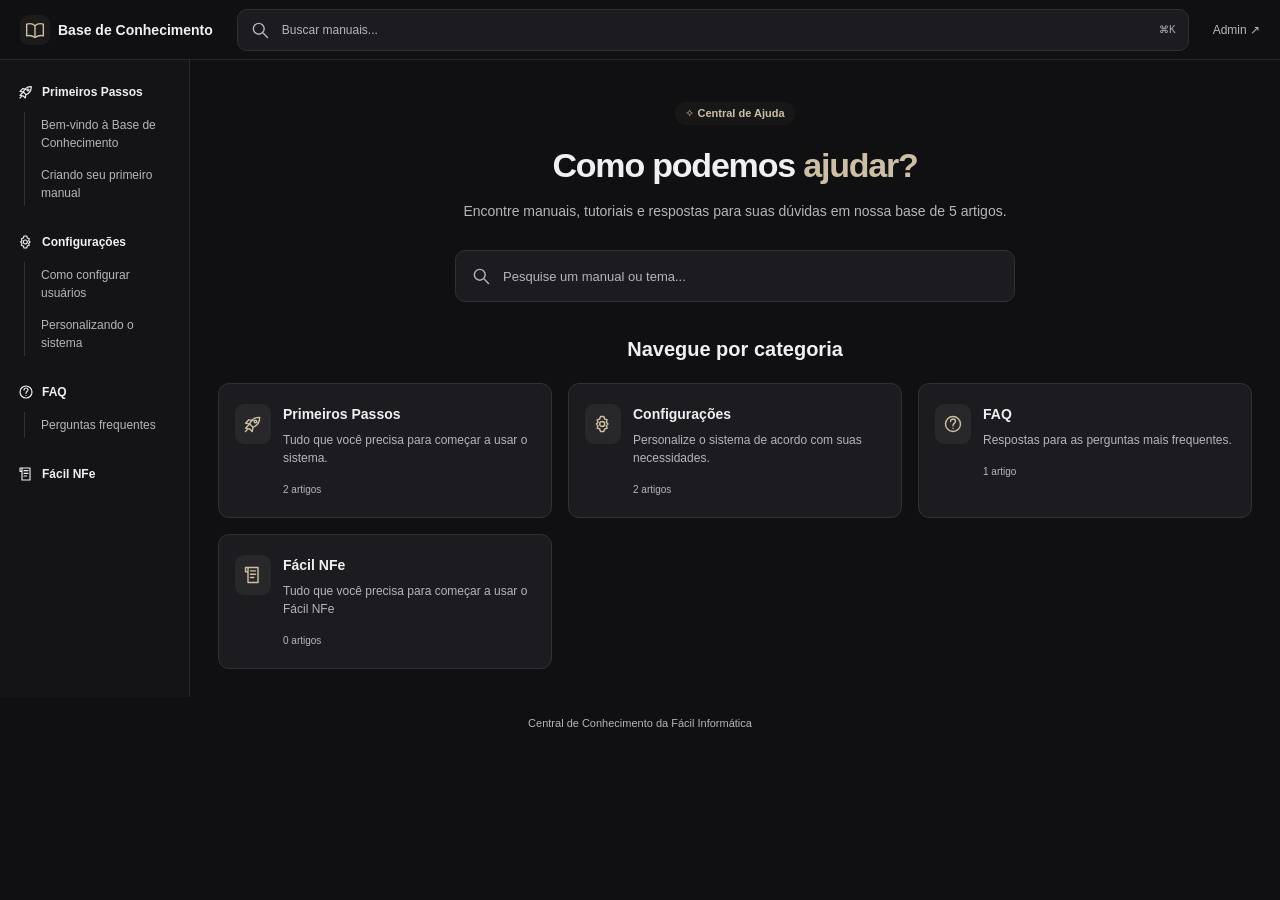
<file: assets/previews/base.html>
<!doctype html><html lang="pt-BR"><head><meta charset="utf-8"><meta name="viewport" content="width=device-width,initial-scale=1"><meta name="robots" content="noindex"><title>Base de Conhecimento — prévia do portfólio</title><style>
:root{color-scheme:dark;font-family:Inter,Arial,sans-serif;color:#f0f0f2;background:#101012;font-synthesis:none}*{box-sizing:border-box}body{margin:0}svg{width:20px;height:20px;flex-shrink:0;fill:none;stroke:currentColor;stroke-width:1.7;stroke-linecap:round;stroke-linejoin:round}header{height:60px;display:flex;align-items:center;gap:24px;padding:12px 20px;border-bottom:1px solid #27272d}.brand{display:flex;align-items:center;gap:8px;white-space:nowrap;font-size:14px;font-weight:700}.brand-icon,.category-icon{display:grid;place-items:center;background:#cdbfa512;color:#cdbfa5;border-radius:9px}.brand-icon{width:30px;height:30px}.top-search,.search{display:flex;align-items:center;gap:12px;border:1px solid #303036;border-radius:10px;background:#1b1b20;color:#b5b5bd}.top-search{flex:1;padding:10px 12px;font-size:12px}.top-search small{margin-left:auto}.admin{font-size:12px;color:#b5b5bd}.layout{display:grid;grid-template-columns:190px minmax(0,1fr)}aside{background:#141417;border-right:1px solid #27272d;padding:24px 18px;font-size:12px}aside section+section{margin-top:28px}aside strong{display:flex;align-items:center;gap:8px;font-size:12px}aside svg{width:16px;height:16px}aside ul{margin:12px 0 0 6px;padding:0 0 0 16px;list-style:none;border-left:1px solid #303036;color:#b5b5bd}aside li{padding:4px 0;line-height:1.5}aside li+li{margin-top:6px}main{padding:42px 28px 28px}.hero{text-align:center}.badge{display:inline-block;padding:5px 10px;border-radius:999px;background:#cdbfa50a;color:#cdbfa5;font-size:11px;font-weight:600}h1{margin:20px 0 14px;font-size:34px;line-height:1.2;letter-spacing:-1.2px}h1 span{color:#cdbfa5}.hero>p{margin:0;color:#b5b5bd;font-size:14px;line-height:1.6}.search{max-width:560px;margin:28px auto 36px;padding:15px;font-size:13px}h2{font-size:20px;text-align:center;margin:0 0 22px}.cards{display:grid;grid-template-columns:repeat(3,minmax(0,1fr));gap:16px}article{display:flex;align-items:flex-start;gap:12px;padding:20px 16px;border:1px solid #303036;border-radius:11px;background:#1b1b20;min-width:0}.category-icon{width:36px;height:40px;flex-shrink:0}article>div{min-width:0}h3{font-size:14px;line-height:1.5;margin:0 0 6px}article p{display:-webkit-box;-webkit-line-clamp:2;-webkit-box-orient:vertical;overflow:hidden;margin:0 0 12px;font-size:12px;line-height:1.5;color:#b5b5bd}article small{font-size:10px;color:#b5b5bd}footer{padding:20px;text-align:center;font-size:11px;color:#b5b5bd}
@media(max-width:850px){.cards{grid-template-columns:repeat(2,minmax(0,1fr))}article{padding:16px 12px}.layout{grid-template-columns:170px minmax(0,1fr)}main{padding:32px 22px 24px}h1{font-size:30px}}
@media(max-width:580px){header{gap:12px;padding:12px 16px}.top-search{display:none}.admin{margin-left:auto}.layout{grid-template-columns:1fr}aside{display:none}main{padding:28px 20px}.search{margin:22px auto 28px}h1{font-size:30px}.cards{gap:12px}}
</style></head><body inert><header><div class="brand"><span class="brand-icon"><svg viewBox="0 0 24 24" aria-hidden="true"><path d="M12 7v14m0-14C9 4 5 4 2 5v14c4-1 7 0 10 2 3-2 6-3 10-2V5c-3-1-7-1-10 2Z"/></svg></span>Base de Conhecimento</div><div class="top-search"><svg viewBox="0 0 24 24" aria-hidden="true"><circle cx="10.5" cy="10.5" r="6.5"/><path d="m16 16 5 5"/></svg><span>Buscar manuais...</span><small>⌘K</small></div><span class="admin">Admin ↗</span></header><div class="layout"><aside><section><strong><svg viewBox="0 0 24 24" aria-hidden="true"><path d="M12 16 8 12m4 4c5-2 8-7 8-12-5 0-10 3-12 8m4 4-1 5-3-3-5-1 5-5-5-1 4-4 5 1M5 19l-2 2"/><circle cx="15" cy="9" r="1.5"/></svg>Primeiros Passos</strong><ul><li>Bem-vindo à Base de Conhecimento</li><li>Criando seu primeiro manual</li></ul></section><section><strong><svg viewBox="0 0 24 24" aria-hidden="true"><path d="m9 3-1 3-3 1 1 3-2 2 2 2-1 3 3 1 1 3h4l1-3 3-1-1-3 2-2-2-2 1-3-3-1-1-3Z"/><circle cx="11" cy="12" r="3"/></svg>Configurações</strong><ul><li>Como configurar usuários</li><li>Personalizando o sistema</li></ul></section><section><strong><svg viewBox="0 0 24 24" aria-hidden="true"><circle cx="12" cy="12" r="9"/><path d="M9 9a3 3 0 0 1 6 0c0 2-3 2-3 5m0 3h.01"/></svg>FAQ</strong><ul><li>Perguntas frequentes</li></ul></section><section><strong><svg viewBox="0 0 24 24" aria-hidden="true"><path d="M6 3h12v18H6zM9 7h6M9 11h6M9 15h4M3 3h3v5H3z"/></svg>Fácil NFe</strong></section></aside><main><div class="hero"><span class="badge">✧ Central de Ajuda</span><h1>Como podemos <span>ajudar?</span></h1><p>Encontre manuais, tutoriais e respostas para suas dúvidas em nossa base de 5 artigos.</p><div class="search"><svg viewBox="0 0 24 24" aria-hidden="true"><circle cx="10.5" cy="10.5" r="6.5"/><path d="m16 16 5 5"/></svg><span>Pesquise um manual ou tema...</span></div></div><h2>Navegue por categoria</h2><div class="cards"><article><span class="category-icon"><svg viewBox="0 0 24 24" aria-hidden="true"><path d="M12 16 8 12m4 4c5-2 8-7 8-12-5 0-10 3-12 8m4 4-1 5-3-3-5-1 5-5-5-1 4-4 5 1M5 19l-2 2"/><circle cx="15" cy="9" r="1.5"/></svg></span><div><h3>Primeiros Passos</h3><p>Tudo que você precisa para começar a usar o sistema.</p><small>2 artigos</small></div></article><article><span class="category-icon"><svg viewBox="0 0 24 24" aria-hidden="true"><path d="m9 3-1 3-3 1 1 3-2 2 2 2-1 3 3 1 1 3h4l1-3 3-1-1-3 2-2-2-2 1-3-3-1-1-3Z"/><circle cx="11" cy="12" r="3"/></svg></span><div><h3>Configurações</h3><p>Personalize o sistema de acordo com suas necessidades.</p><small>2 artigos</small></div></article><article><span class="category-icon"><svg viewBox="0 0 24 24" aria-hidden="true"><circle cx="12" cy="12" r="9"/><path d="M9 9a3 3 0 0 1 6 0c0 2-3 2-3 5m0 3h.01"/></svg></span><div><h3>FAQ</h3><p>Respostas para as perguntas mais frequentes.</p><small>1 artigo</small></div></article><article><span class="category-icon"><svg viewBox="0 0 24 24" aria-hidden="true"><path d="M6 3h12v18H6zM9 7h6M9 11h6M9 15h4M3 3h3v5H3z"/></svg></span><div><h3>Fácil NFe</h3><p>Tudo que você precisa para começar a usar o Fácil NFe</p><small>0 artigos</small></div></article></div></main></div><footer>Central de Conhecimento da Fácil Informática</footer></body></html>
</file>
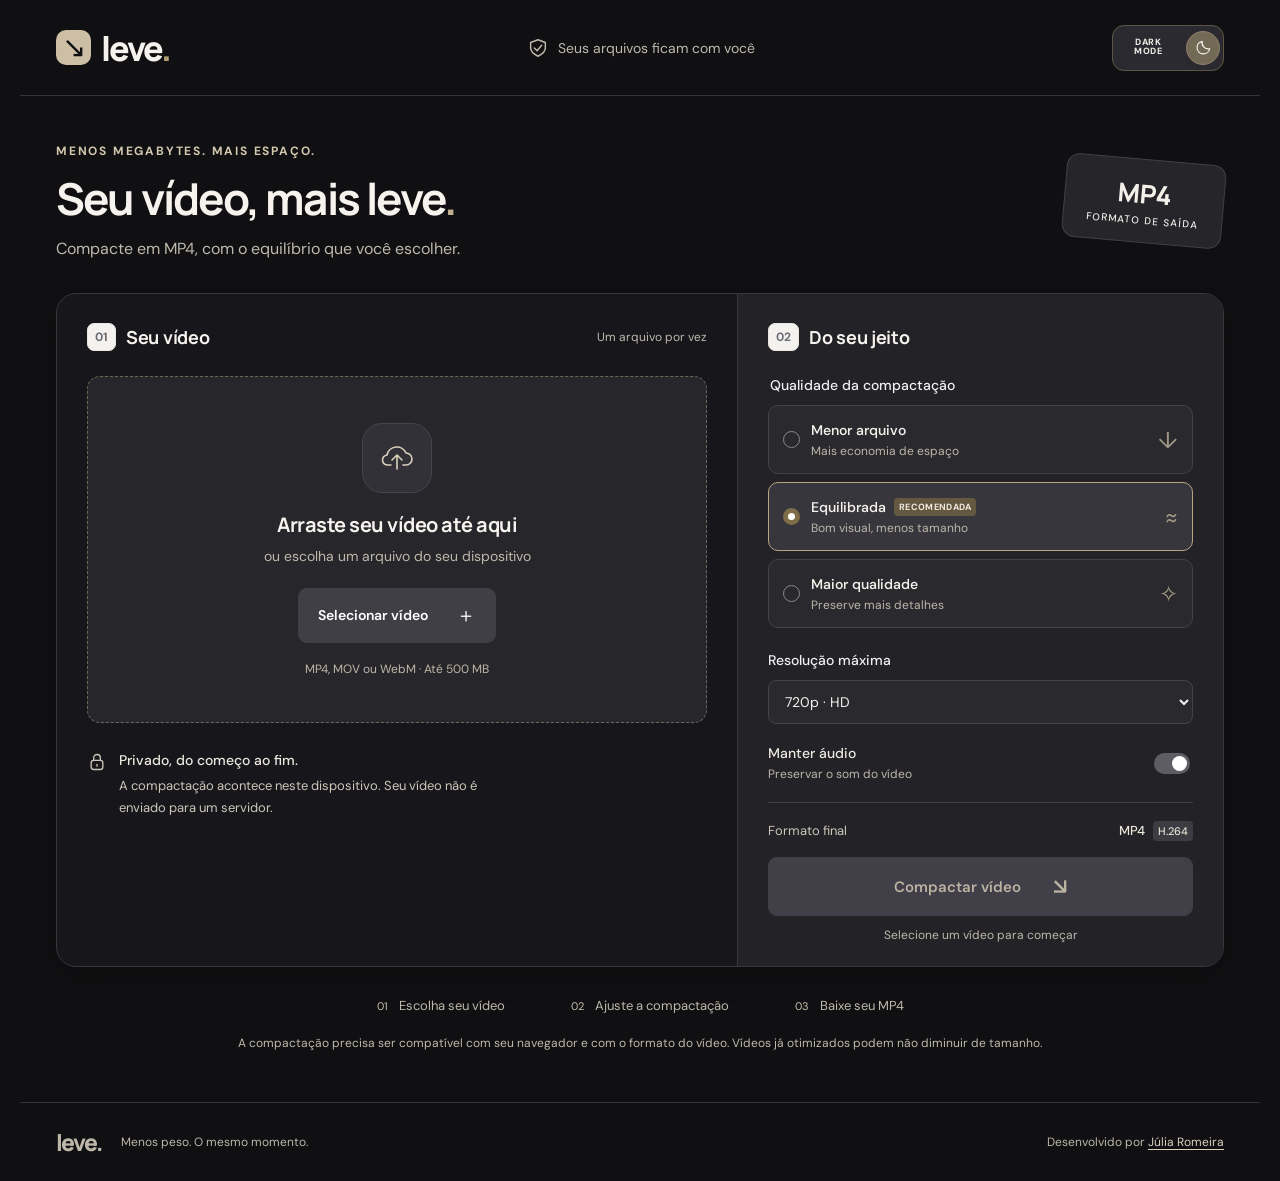
<file: assets/previews/leve.html>
<!doctype html><html lang="pt-BR" data-theme="dark"><head><meta charset="utf-8"><meta name="viewport" content="width=device-width,initial-scale=1"><meta name="robots" content="noindex"><title>Prévia leve — paleta do portfólio</title><style>
@import url('https://fonts.googleapis.com/css2?family=DM+Sans:wght@400;450;500;550;600;650;700&family=Manrope:wght@400;500;600;650;700;750;800&display=swap');
:root{font-family:'DM Sans',sans-serif;color:#37373d;background:#f8f7f6;font-synthesis:none}*{box-sizing:border-box}body{margin:0}button,input,select{font:inherit}button,a,select,input{touch-action:manipulation}button,a{ -webkit-tap-highlight-color:transparent}button{cursor:pointer}a{color:inherit;text-decoration:none}button:disabled{cursor:not-allowed}button:focus-visible,a:focus-visible,select:focus-visible,input:focus-visible{outline:3px solid #b2a077;outline-offset:4px}[hidden]{display:none!important}header{height:96px;max-width:1240px;margin:auto;display:flex;align-items:center;justify-content:space-between;padding:0 36px;border-bottom:1px solid #e6e4df}.brand{font-family:Manrope,sans-serif;font-weight:800;font-size:34px;letter-spacing:-2px;display:flex;align-items:center;gap:10px}.brandmark{background:#e3dccc;width:35px;height:35px;border-radius:10px;font-size:29px;line-height:32px;text-align:center;letter-spacing:0}.brandperiod{color:#b3a077;margin-left:-11px}.header-note{display:flex;align-items:center;gap:9px;font-size:14px;color:#686770}svg{width:22px;height:22px;fill:none;stroke:currentColor;stroke-width:1.6;stroke-linecap:round;stroke-linejoin:round}main{max-width:1168px;margin:auto;padding:47px 0 27px}.intro{display:flex;justify-content:space-between;align-items:center;margin-bottom:34px}.eyebrow{font-size:12px;font-weight:700;letter-spacing:1.8px;color:#756b55}h1{font-family:Manrope,sans-serif;font-size:44px;line-height:1.25;letter-spacing:-1.8px;margin:12px 0}h1 span{color:#bfaf8c}.intro p{color:#6e6d76;font-size:16px;margin:0}.format-badge{border:1px solid #e4e2dc;border-radius:13px;padding:15px 23px;font-family:Manrope,sans-serif;font-size:26px;font-weight:750;text-align:center;transform:rotate(5deg);background:#f3f1ed}.format-badge span{display:block;font-family:'DM Sans',sans-serif;font-size:10px;letter-spacing:1px;margin-top:3px;font-weight:500}.workspace{display:grid;grid-template-columns:1.4fr 1fr;background:white;border:1px solid #e4e2dc;border-radius:20px;overflow:hidden;box-shadow:0 8px 30px #27262b05}.file-panel{padding:29px 30px 22px}.settings-panel{padding:29px 30px 23px;border-left:1px solid #e6e6e7;background:#fdfcfb}.section-heading{display:flex;align-items:center;justify-content:space-between;margin-bottom:25px}h2{font-family:Manrope,sans-serif;font-size:18px;letter-spacing:-.3px;margin:0;display:flex;gap:10px;align-items:center}.step{font-family:'DM Sans',sans-serif;font-size:12px;color:#6c6b74;background:#f4f2ee;border:1px solid #eae7e1;border-radius:7px;padding:5px 7px;letter-spacing:0}.small{font-size:12px;color:#817c85}.dropzone{background:#faf9f6;border:1.5px dashed #cec8bb;border-radius:13px;min-height:347px;display:flex;align-items:center;justify-content:center;flex-direction:column;text-align:center;padding:28px 16px;transition:.2s}.dropzone.dragging{background:#ede9e0;border-color:#87754c;box-shadow:inset 0 0 0 2px #9c8758}.upload-icon{width:70px;height:70px;background:#f0ece4;border:1px solid #e7e1d5;border-radius:20px;display:grid;place-items:center;box-shadow:0 4px 0 #f0ede5;margin-bottom:18px}.upload-icon svg{width:32px;height:32px;color:#786947}h3{font-family:Manrope,sans-serif;font-size:20px;letter-spacing:-.5px;margin:0 0 9px}.dropzone p{font-size:14px;color:#7c7b85;margin:0 0 23px}.dark-button{border:0;background:#403f46;color:white;border-radius:9px;padding:14px 20px;font-size:14px;font-weight:600;display:inline-flex;align-items:center;justify-content:center;gap:28px;transition:.2s}.dark-button:hover{background:#716240;transform:translateY(-1px)}.dark-button span{font-size:20px}.dropzone .formats{font-size:12px;margin:18px 0 0;color:#8a8992}.privacy-note{display:flex;gap:12px;margin-top:26px;color:#717079}.privacy-note svg{flex-shrink:0;margin-top:2px;width:20px}.privacy-note strong{font-size:14px;font-weight:500;color:#665f4f}.privacy-note p{font-size:13px;line-height:1.7;margin:5px 0 0;max-width:405px}fieldset{border:0;margin:0;padding:0;min-width:0}legend,.select-label{font-size:14px;font-weight:500;margin-bottom:11px}.presets{display:grid;gap:8px;margin-bottom:23px}.presets label{position:relative;cursor:pointer}.presets input{position:absolute;opacity:0;left:16px;top:22px}.preset{display:flex;gap:11px;align-items:center;border:1px solid #e6e3dc;border-radius:10px;padding:13px 14px;background:white;min-height:69px}.preset strong{font-size:14px;font-weight:550;display:flex;align-items:center;gap:8px;flex-wrap:wrap}.preset small,.audio-option small{display:block;font-size:12px;color:#84838c;margin-top:4px}.preset b{font-size:9px;background:#e5ded0;color:#6b5c3c;padding:3px 5px;border-radius:4px;letter-spacing:.3px}.radio{width:17px;height:17px;border:1px solid #d5d0c4;border-radius:50%;flex-shrink:0}input:checked+.preset{background:#f3f1eb;border-color:#b9a882}input:checked+.preset .radio{border:5px solid #7e6d47;background:white}input:focus-visible+.preset{outline:3px solid #b2a077;outline-offset:2px}.preset-icon{font-size:23px;color:#a29a87;margin-left:auto}.select-label{display:block}select{width:100%;padding:11px 12px;border-radius:8px;border:1px solid #e3dfd5;background:white;color:#3a3941;font-size:14px}.audio-option{display:flex;justify-content:space-between;align-items:center;margin:20px 0;font-size:14px}.audio-option strong{font-weight:500}.audio-option input{appearance:none;width:36px;height:21px;border-radius:15px;background:#c9c8cd;position:relative;cursor:pointer;flex-shrink:0}.audio-option input:before{content:'';width:15px;height:15px;border-radius:50%;background:white;position:absolute;top:3px;left:3px;transition:.15s}.audio-option input:checked{background:#86744b}.audio-option input:checked:before{left:18px}.output-line{display:flex;justify-content:space-between;border-top:1px solid #e9e6df;padding-top:19px;font-size:13px;color:#7d7b86;margin-bottom:18px}.output-line strong{font-size:13px;font-weight:500;color:#5f543b}.codec{font-size:11px;background:#f1eee8;border-radius:4px;padding:3px 5px;margin-left:5px}.compress-button{display:flex;justify-content:center;gap:32px;align-items:center;width:100%;background:#e3dccc;border:1px solid #d6cdb7;border-radius:9px;padding:14px;color:#313036;font-weight:600;font-size:15px}.compress-button span{font-size:22px}.compress-button:hover:not(:disabled){background:#d5cbb4}.compress-button:disabled{background:#eeeae1;border-color:#eeeae1;color:#9f9683}.button-hint{text-align:center;font-size:12px;color:#87868f;margin:11px 0 0}.bottom-notes{display:flex;justify-content:center;gap:66px;margin:30px 0 20px;font-size:13px;color:#74737c}.bottom-notes i{font-style:normal;font-size:11px;margin-right:8px;color:#919099}.compatibility{font-size:12px;color:#87868f;text-align:center;line-height:1.6}footer{max-width:1240px;border-top:1px solid #e6e4df;margin:10px auto 0;padding:23px 36px;display:flex;align-items:center;gap:20px;color:#95939c;font-size:12px}footer .brand{font-size:23px;color:#65646c}footer>span:last-child{margin-left:auto}.preview{background:#1b1a1e;border-radius:12px;overflow:hidden;min-height:280px;display:flex;align-items:center;justify-content:center}video{width:100%;max-height:347px;display:block}.file-info{display:flex;justify-content:space-between;gap:12px;align-items:center;padding:16px 0}.file-info>div{min-width:0}.file-info strong{font-size:14px;display:block;overflow-wrap:anywhere}.file-info p{font-size:12px;color:#807f89;margin:5px 0}.text-button{background:transparent;border:0;color:#766643;font-size:13px;text-decoration:underline;text-underline-offset:3px;padding:8px;white-space:nowrap}.message{background:#f6f4ef;color:#6b5c3c;padding:18px 22px;border:1px solid #dfd7c6;border-radius:12px;margin-top:20px;font-size:14px;line-height:1.6}.process-card,.result-card{margin-top:22px;padding:26px 30px;background:white;border:1px solid #e4e2dc;border-radius:16px}.progress-heading,.result-top,.result-bottom{display:flex;justify-content:space-between;align-items:center;gap:24px}.progress-heading p,#result-note{font-size:13px;line-height:1.6;color:#75747d}.progress-heading>strong{font-size:26px;font-family:Manrope,sans-serif}progress{appearance:none;width:100%;height:8px;border:0;border-radius:10px;background:#f0ece3;margin:18px 0 10px}progress::-webkit-progress-bar{background:#f0ece3;border-radius:10px}progress::-webkit-progress-value{background:#ab976a;border-radius:10px}progress::-moz-progress-bar{background:#ab976a}.result-card{background:#f3f1eb}.result-top h2{font-size:26px;margin-top:8px}.saving{background:#ddd5c3;color:#44434c;border-radius:30px;padding:10px 15px;font-weight:600}.result-bottom{margin-top:26px}.size-pair{display:flex;gap:24px;align-items:center}.size-pair small{display:block;color:#7a7883;font-size:12px;margin-bottom:5px}.size-pair strong{font-size:24px}.size-pair>span{color:#9d937e}.result-card video{border-radius:10px;background:#1b1a1e;margin-top:20px;max-height:300px}fieldset:disabled{opacity:.55}@media(max-width:1250px){main{margin:0 36px}}@media(max-width:850px){main{margin:0 24px;padding-top:32px}.workspace{grid-template-columns:1.15fr 1fr}.file-panel,.settings-panel{padding:23px 20px}.preset b{display:none}.bottom-notes{gap:25px}h1{font-size:36px}.small{display:none}}@media(max-width:650px){header{height:77px;padding:0 20px}.header-note{font-size:12px;max-width:160px}.header-note svg{flex-shrink:0}main{margin:0 16px;padding-top:28px}.intro{margin-bottom:25px}h1{font-size:32px;letter-spacing:-1.2px}.eyebrow{font-size:10px;letter-spacing:1.3px}.intro p{font-size:14px;line-height:1.6;max-width:270px}.format-badge{display:none}.workspace{grid-template-columns:1fr}.settings-panel{border-left:0;border-top:1px solid #e6e6e7}.dropzone{min-height:310px}.file-panel,.settings-panel{padding:23px}.preset b{display:inline}.bottom-notes{gap:15px;justify-content:space-around}.bottom-notes span{font-size:11px;text-align:center;max-width:95px}.bottom-notes i{display:block;margin:0 0 5px}.compatibility{padding:0 10px}footer{padding:20px;gap:12px}footer{flex-wrap:wrap}footer>span:last-child{display:block;width:100%;margin-left:0}.progress-heading{align-items:flex-start}.progress-heading h2{font-size:16px}.process-card,.result-card{padding:22px}.result-bottom{flex-wrap:wrap}.result-bottom a{width:100%}.size-pair strong{font-size:21px}.result-top{gap:10px}.result-top h2{font-size:22px}.saving{font-size:12px;padding:9px}.section-heading{margin-bottom:20px}}

.author-link{color:#998456;text-decoration:underline;text-underline-offset:3px}.author-link:hover{color:#403f46}

:root[data-theme="dark"]{color:#f3f0e9;background:#161619;color-scheme:dark}
:root[data-theme="dark"] header,:root[data-theme="dark"] footer{border-color:#35343a}
:root[data-theme="dark"] .header-note,:root[data-theme="dark"] .intro p,:root[data-theme="dark"] .small,:root[data-theme="dark"] .bottom-notes,:root[data-theme="dark"] .compatibility{color:#bfb9ad}
:root[data-theme="dark"] .brand,:root[data-theme="dark"] h1,:root[data-theme="dark"] h2,:root[data-theme="dark"] h3{color:#f6f3ee}
:root[data-theme="dark"] .eyebrow{color:#d2c7af}
:root[data-theme="dark"] .format-badge{background:#26262a;border-color:#413f48;color:#f3f0e9}
:root[data-theme="dark"] .workspace,:root[data-theme="dark"] .process-card,:root[data-theme="dark"] .result-card{background:#201f23;border-color:#38373e;box-shadow:0 8px 30px #00000033}
:root[data-theme="dark"] .settings-panel{background:#232327;border-color:#38373e}
:root[data-theme="dark"] .dropzone{background:#27272b;border-color:#6f6756}
:root[data-theme="dark"] .dropzone.dragging{background:#37363c;border-color:#cfc4ab}
:root[data-theme="dark"] .upload-icon{background:#323138;border-color:#46454d;box-shadow:0 4px 0 #28272c}
:root[data-theme="dark"] .upload-icon svg{color:#dbd2be}
:root[data-theme="dark"] .dropzone p,:root[data-theme="dark"] .dropzone .formats,:root[data-theme="dark"] .file-info p,:root[data-theme="dark"] .button-hint,:root[data-theme="dark"] .progress-heading p,:root[data-theme="dark"] #result-note,:root[data-theme="dark"] .size-pair small{color:#beb8aa}
:root[data-theme="dark"] .privacy-note{color:#cdc7ba}
:root[data-theme="dark"] .privacy-note strong,:root[data-theme="dark"] .audio-option strong{color:#ede9e0}
:root[data-theme="dark"] .preset,:root[data-theme="dark"] select{background:#2a292e;border-color:#44434c;color:#f4f1eb}
:root[data-theme="dark"] .preset small,:root[data-theme="dark"] .audio-option small{color:#bdb7aa}
:root[data-theme="dark"] input:checked+.preset{background:#37363d;border-color:#b7a67f}
:root[data-theme="dark"] .preset b{background:#645940;color:#eeeae2}
:root[data-theme="dark"] .radio{border-color:#898891}
:root[data-theme="dark"] .audio-option input{background:#5e5d64}
:root[data-theme="dark"] .output-line{border-color:#403f46;color:#cdc7ba}
:root[data-theme="dark"] .output-line strong{color:#ebe7dd}
:root[data-theme="dark"] .codec{background:#3d3c43;color:#e7e1d4}
:root[data-theme="dark"] .compress-button{background:#d5cab3;border-color:#c7ba9c;color:#252429}
:root[data-theme="dark"] .compress-button:hover:not(:disabled){background:#ded6c4}
:root[data-theme="dark"] .compress-button:disabled{background:#413f48;border-color:#413f48;color:#bbb3a2}
:root[data-theme="dark"] .text-button{color:#dbd2bf}
:root[data-theme="dark"] .bottom-notes i{color:#c7beaa}
:root[data-theme="dark"] .message{background:#2b2a30;color:#e3ddce;border-color:#46454d}
:root[data-theme="dark"] progress,:root[data-theme="dark"] progress::-webkit-progress-bar{background:#3c3b43}
:root[data-theme="dark"] .result-card{background:#28272d}
:root[data-theme="dark"] .saving{background:#6b5f43;color:#f2eee7}
:root[data-theme="dark"] .size-pair>span{color:#cfc5b0}
:root[data-theme="dark"] footer,:root[data-theme="dark"] footer .brand{color:#bdb7aa}
:root[data-theme="dark"] .author-link{color:#dad1be}
:root[data-theme="dark"] .author-link:hover{color:#efebe2}

/* Single light/dark mode capsule with a sliding thumb */
.theme-toggle{position:relative;width:112px;height:46px;flex:0 0 112px;padding:0;display:block;border:1px solid #dedad2;border-radius:12px;background:#f4f2ed;color:#6f6e77;transition:background .35s ease,border-color .35s ease,color .35s ease;overflow:hidden}
.theme-toggle:hover{background:#eeebe4;border-color:#cbc5b9}
.theme-toggle-label{position:absolute;left:46px;top:50%;transform:translateY(-50%);width:55px;font-family:'DM Sans',sans-serif;font-size:9px;font-weight:750;letter-spacing:.55px;line-height:1.08;text-align:center;transition:left .45s cubic-bezier(.4,0,.2,1),color .35s ease}
.theme-knob{position:absolute;left:5px;top:5px;width:34px;height:34px;display:grid;place-items:center;border:1px solid #e6e3dc;border-radius:50%;background:#ffffff;box-shadow:0 1px 4px #2c2b3122;color:#787781;transition:transform .45s cubic-bezier(.4,0,.2,1),background .35s ease,border-color .35s ease}
.theme-knob svg{grid-area:1/1;width:18px;height:18px;transition:opacity .24s ease}
.theme-moon{opacity:0}
:root[data-theme="dark"] .theme-toggle{background:#2b2a30;border-color:#5e5645;color:#ebe7df}
:root[data-theme="dark"] .theme-toggle:hover{background:#36353c;border-color:#817762}
:root[data-theme="dark"] .theme-toggle-label{left:8px;color:#efece5}
:root[data-theme="dark"] .theme-knob{transform:translateX(68px);background:#736a56;border-color:#8a7f68;color:#f5f2ed}
:root[data-theme="dark"] .theme-sun{opacity:0}
:root[data-theme="dark"] .theme-moon{opacity:1}

@media(prefers-reduced-motion:reduce){.theme-toggle,.theme-toggle-label,.theme-knob,.theme-knob svg{transition-duration:.01ms}}

@media(max-width:380px){
  html,body{max-width:100%;overflow-x:clip}
  header{height:auto;min-height:112px;padding:14px 16px;flex-wrap:wrap;gap:10px 12px}
  header .brand{font-size:28px;letter-spacing:-1.6px}
  header .brandmark{width:31px;height:31px;font-size:25px;line-height:29px}
  .header-note{order:3;width:100%;max-width:none;justify-content:center;font-size:11px}
  main{margin:0 12px;padding-top:24px}
  .file-panel,.settings-panel{padding:20px 16px}
  .dropzone{min-height:290px;padding-inline:12px}
  .dark-button{gap:16px;padding-inline:16px}
  .bottom-notes{gap:8px}
  footer{padding-inline:16px}
}

:root[data-theme="dark"]{background:#101012;color:#f0f0f2}html{scrollbar-width:none}:root[data-theme="dark"] .brandmark,:root[data-theme="dark"] .compress-button{background:#cdbfa5;color:#101012}:root[data-theme="dark"] .workspace{background:#17171b}

</style></head><body inert>
<header><a class="brand" href="https://juliaromeira.github.io/leve-mp4/" aria-label="Leve, início"><span class="brandmark">↘</span>leve<span class="brandperiod">.</span></a><span class="header-note"><svg viewbox="0 0 24 24"><path d="M12 3 4 6v6c0 5 8 9 8 9s8-4 8-9V6z"></path><path d="m8 12 3 3 5-6"></path></svg> Seus arquivos ficam com você</span><button id="theme-toggle" class="theme-toggle" type="button" aria-label="Ativar modo escuro" title="Ativar modo escuro" aria-pressed="false"><span class="theme-toggle-label">DARK MODE</span><span class="theme-knob" aria-hidden="true"><svg class="theme-sun" viewbox="0 0 24 24"><circle cx="12" cy="12" r="4"></circle><path d="M12 2v2m0 16v2M4.93 4.93l1.42 1.42m11.3 11.3 1.42 1.42M2 12h2m16 0h2M4.93 19.07l1.42-1.42m11.3-11.3 1.42-1.42"></path></svg><svg class="theme-moon" viewbox="0 0 24 24"><path d="M20.9 13.1A8.5 8.5 0 0 1 10.9 3.1 8.5 8.5 0 1 0 20.9 13.1Z"></path></svg></span></button></header>
<main><div class="intro"><div><div class="eyebrow">MENOS MEGABYTES. MAIS ESPAÇO.</div><h1>Seu vídeo, mais leve<span>.</span></h1><p>Compacte em MP4, com o equilíbrio que você escolher.</p></div><div class="format-badge">MP4<span>FORMATO DE SAÍDA</span></div></div>
<div class="workspace"><section class="file-panel"><div class="section-heading"><h2><span class="step">01</span> Seu vídeo</h2><span class="small">Um arquivo por vez</span></div>
<div id="dropzone" class="dropzone"><div class="upload-icon"><svg viewbox="0 0 32 32"><path d="M10 23H7a5 5 0 0 1-1-10 10 10 0 0 1 19-2 6 6 0 0 1 0 12h-3M16 27V13m-5 5 5-5 5 5"></path></svg></div><h3>Arraste seu vídeo até aqui</h3><p>ou escolha um arquivo do seu dispositivo</p><button id="choose" class="dark-button">Selecionar vídeo <span>＋</span></button><p class="formats">MP4, MOV ou WebM · Até 500 MB</p><input id="file" type="file" accept="video/mp4,video/quicktime,video/webm,.mp4,.mov,.webm" hidden></div>
<div id="selected" hidden><div class="preview"><video id="preview" controls playsinline preload="metadata"></video></div><div class="file-info"><div><strong id="filename"></strong><p id="filemeta"></p></div><button id="replace" class="text-button">Trocar</button></div></div>
<div class="privacy-note"><svg viewbox="0 0 24 24"><rect x="5" y="10" width="14" height="11" rx="3"></rect><path d="M8 10V7a4 4 0 0 1 8 0v3m-4 5v2"></path></svg><div><strong>Privado, do começo ao fim.</strong><p>A compactação acontece neste dispositivo. Seu vídeo não é enviado para um servidor.</p></div></div>
</section><section class="settings-panel"><div class="section-heading"><h2><span class="step">02</span> Do seu jeito</h2></div><fieldset id="settings"><legend>Qualidade da compactação</legend><div class="presets"><label><input type="radio" name="quality" value="small"><span class="preset"><span class="radio"></span><span><strong>Menor arquivo</strong><small>Mais economia de espaço</small></span><span class="preset-icon">↓</span></span></label><label><input type="radio" name="quality" value="balanced" checked><span class="preset"><span class="radio"></span><span><strong>Equilibrada <b>RECOMENDADA</b></strong><small>Bom visual, menos tamanho</small></span><span class="preset-icon">≈</span></span></label><label><input type="radio" name="quality" value="high"><span class="preset"><span class="radio"></span><span><strong>Maior qualidade</strong><small>Preserve mais detalhes</small></span><span class="preset-icon">✧</span></span></label></div>
<label class="select-label" for="resolution">Resolução máxima</label><select id="resolution"><option value="1080">1080p · Full HD</option><option value="720" selected>720p · HD</option><option value="480">480p · Compacto</option><option value="0">Manter original</option></select><label class="audio-option"><span><strong>Manter áudio</strong><small>Preservar o som do vídeo</small></span><input id="audio" type="checkbox" role="switch" checked></label></fieldset>
<div class="output-line"><span>Formato final</span><strong>MP4 <span class="codec">H.264</span></strong></div><button class="compress-button" id="compress" disabled>Compactar vídeo <span>↘</span></button><p class="button-hint" id="hint">Selecione um vídeo para começar</p></section></div>
<div id="message" class="message" role="alert" hidden></div><section id="processing" class="process-card" hidden aria-live="polite"><div class="progress-heading"><div><h2 id="progress-title">Deixando seu vídeo mais leve…</h2><p id="progress-note">Mantenha esta aba aberta. O tempo depende do tamanho do vídeo e do seu dispositivo.</p></div><strong id="percent">0%</strong></div><progress id="progress" max="100" value="0"></progress><button id="cancel" class="text-button">Cancelar compactação</button></section>
<section id="result" class="result-card" hidden><div class="result-top"><div><span class="eyebrow">PRONTO PARA BAIXAR</span><h2 id="result-title">Um vídeo mais leve.</h2></div><span id="saving" class="saving"></span></div><div class="result-bottom"><div class="size-pair"><div><small>Original</small><strong id="original-size"></strong></div><span>→</span><div><small>MP4 final</small><strong id="final-size"></strong></div></div><a id="download" class="dark-button" download>Baixar MP4 <span>↓</span></a></div><p id="result-note"></p><video id="output-preview" controls playsinline preload="metadata"></video></section>
<div class="bottom-notes"><span><i>01</i> Escolha seu vídeo</span><span><i>02</i> Ajuste a compactação</span><span><i>03</i> Baixe seu MP4</span></div><p class="compatibility">A compactação precisa ser compatível com seu navegador e com o formato do vídeo. Vídeos já otimizados podem não diminuir de tamanho.</p></main><footer><a class="brand" href="https://juliaromeira.github.io/leve-mp4/">leve.</a><span>Menos peso. O mesmo momento.</span><span>Desenvolvido por <a class="author-link" href="https://github.com/JuliaRomeira" target="_blank" rel="noopener noreferrer" aria-label="Júlia Romeira no GitHub (abre em nova aba)">Júlia Romeira</a></span></footer></body></html>
</file>
<file: estilos.css>
/* Júlia Romera — composição gráfica, tipografia e projetos em primeiro plano. */
@font-face {
  font-family: "Manrope";
  font-style: normal;
  font-weight: 400 800;
  font-display: swap;
  src: url("assets/fonts/manrope-latin-variable.woff2") format("woff2");
}
:root {
  color-scheme: dark;
  --cor-fundo: #07070a;
  --cor-texto: #f3f3f1;
  --cor-suave: #a8a8ac;
  --cor-borda: #2b2b2e;
  --cor-editorial: #d7bd81;
  --cor-glow-rosa: #ff4fa3;
  --cor-glow-lilas: #9b6cff;
  --cor-glow-azul: #527dff;
}
* { box-sizing: border-box; }
html { overflow-x: clip; background: var(--cor-fundo); scroll-behavior: smooth; }
body { margin: 0; overflow-x: clip; color: var(--cor-texto); background: var(--cor-fundo); font-family: "Manrope", sans-serif; font-synthesis: none; line-height: 1.6; }
a { color: inherit; text-decoration: none; }
a:focus-visible, summary:focus-visible, video:focus-visible { outline: 2px solid var(--cor-editorial); outline-offset: 6px; }
::selection { background: var(--cor-editorial); color: var(--cor-fundo); }
.container { width: min(1280px, calc(100% - 112px)); margin-inline: auto; }
section[id] { scroll-margin-top: 92px; }
.pular-conteudo { position: fixed; top: 8px; left: 16px; z-index: 50; padding: 12px 20px; background: var(--cor-texto); color: var(--cor-fundo); transform: translateY(-160%); }
.pular-conteudo:focus { transform: none; }
.cabecalho { position: sticky; top: 0; z-index: 20; background: rgba(7, 7, 10, .82); backdrop-filter: blur(18px); }
.navegacao { display: flex; justify-content: space-between; align-items: center; min-height: 76px; border-bottom: 1px solid var(--cor-borda); gap: 24px; }
.marca { font-size: 20px; font-weight: 600; letter-spacing: -.04em; }
.marca span { margin-left: 12px; color: var(--cor-suave); font-size: 11px; font-weight: 400; letter-spacing: .08em; text-transform: uppercase; }
.navegacao nav { display: flex; align-items: center; gap: 28px; }
.navegacao nav a { display: inline-flex; align-items: center; min-height: 48px; font-size: 12px; color: var(--cor-suave); text-decoration-thickness: 1px; text-underline-offset: 8px; }
.navegacao nav a[aria-current], .navegacao nav a:hover { color: var(--cor-texto); text-decoration-line: underline; }
.etiqueta { margin: 0; font-size: 12px; font-weight: 500; line-height: 1.7; letter-spacing: .1em; text-transform: uppercase; color: var(--cor-editorial); }
.apresentacao { position: relative; isolation: isolate; padding-block: 36px 40px; }
.apresentacao::before, .apresentacao::after { position: absolute; z-index: -1; border-radius: 50%; content: ""; pointer-events: none; filter: blur(90px); opacity: .34; }
.apresentacao::before { top: 8%; right: 5%; width: min(42vw, 620px); aspect-ratio: 1; background: radial-gradient(circle at 35% 38%, rgba(255, 79, 163, .8), rgba(155, 108, 255, .34) 45%, transparent 72%); animation: respirar-glow 9s ease-in-out infinite alternate; }
.apresentacao::after { bottom: 5%; left: 24%; width: min(34vw, 500px); aspect-ratio: 1; background: radial-gradient(circle, rgba(82, 125, 255, .52), transparent 70%); animation: respirar-glow 11s 1.5s ease-in-out infinite alternate-reverse; }
@keyframes respirar-glow { from { opacity: .2; transform: translate3d(-2%, 2%, 0) scale(.92); } to { opacity: .42; transform: translate3d(4%, -3%, 0) scale(1.08); } }
.hero-edicao { display: flex; justify-content: space-between; gap: 24px; }
.hero-edicao .etiqueta { color: var(--cor-suave); font-size: 12px; }
.status-ponto { display: inline-block; width: 6px; height: 6px; margin-right: 10px; background: var(--cor-editorial); border-radius: 50%; vertical-align: middle; }
h1, h2, h3, p { margin-top: 0; }
.hero-composicao { display: grid; grid-template-columns: repeat(12, minmax(0, 1fr)); gap: 8px 24px; align-items: center; margin-block: 60px 40px; }
.apresentacao h1 { display: contents; font-size: clamp(100px, 14.3vw, 206px); line-height: 1; font-weight: 800; letter-spacing: -.075em; text-transform: uppercase; }
.nome-primeiro { grid-column: 4 / -1; grid-row: 1; display: flex; align-items: center; justify-content: flex-end; gap: 48px; }
.nome-sinal { display: block; flex: 0 0 .48em; width: .48em; height: .48em; color: var(--cor-editorial); }
.nome-sinal svg { display: block; width: 100%; height: 100%; }
.nome-segundo { grid-column: 1 / 10; grid-row: 2; color: #a2a2a7; }
.ponto-nome { color: var(--cor-editorial); }
.hero-introducao { grid-column: 1 / 4; grid-row: 1; align-self: end; padding-bottom: 16px; max-width: 250px; }
.hero-introducao .etiqueta { margin-bottom: 18px; color: var(--cor-texto); }
.descricao { max-width: 520px; margin-bottom: 0; font-size: 15px; line-height: 1.85; color: var(--cor-suave); }
.hero-introducao .descricao { font-size: 15px; line-height: 1.8; }
.retrato-hero { grid-column: 10 / -1; grid-row: 2; margin: 0; width: 80%; justify-self: end; }
.retrato img { display: block; width: 100%; height: auto; filter: grayscale(1); }
.retrato-hero { position: relative; }
.retrato-hero::before { position: absolute; inset: -1px; z-index: -1; background: linear-gradient(135deg, rgba(255, 79, 163, .85), rgba(215, 189, 129, .18) 45%, rgba(82, 125, 255, .8)); content: ""; transform: translate(10px, 10px); filter: blur(12px); opacity: .55; }
.retrato figcaption { margin-top: 10px; color: var(--cor-suave); font-size: 9px; letter-spacing: .03em; }
.hero-rodape { display: flex; justify-content: space-between; align-items: end; gap: 24px; padding-top: 30px; }
.hero-rodape > p { margin: 0; font-size: 13px; color: var(--cor-suave); }
.hero-rodape > p span { color: var(--cor-texto); }
.hero-rodape .acoes { margin: 0; }
.hero-rodape .botao { border: 0; gap: 20px; }
.hero-rodape .botao > span { display: grid; place-items: center; width: 48px; height: 48px; border-radius: 50%; color: var(--cor-fundo); background: var(--cor-texto); font-size: 22px; }
.acoes { display: flex; flex-wrap: wrap; align-items: center; gap: 30px; margin-top: 28px; }
.botao, .link-secundario { display: inline-flex; align-items: center; justify-content: space-between; gap: 24px; min-height: 44px; font-size: 13px; }
.botao { border-bottom: 1px solid var(--cor-editorial); }
.link-secundario { color: var(--cor-suave); }
.botao span, .link-secundario span { color: var(--cor-editorial); transition: transform 180ms ease; }
a:hover > span[aria-hidden]:not(.smartphone-ilha):not(.smartphone-home) { transform: translate(2px, -2px); }
.link-secundario:hover { color: var(--cor-texto); text-decoration: underline; text-underline-offset: 6px; }
.projetos-indice { display: grid; grid-template-columns: repeat(3, minmax(0, 1fr)); gap: 40px; padding-block: 24px; border-block: 1px solid var(--cor-borda); }
.projetos-indice a { display: flex; gap: 18px; min-height: 48px; align-items: baseline; }
.indice-numero { color: var(--cor-editorial); font-size: 11px; }
.projetos-indice strong { display: block; font-size: 13px; font-weight: 500; }
.projetos-indice small { display: block; color: var(--cor-suave); font-size: 11px; margin-top: 4px; }
.projetos-indice a > span:last-child { margin-left: auto; }
.projetos-indice a:hover strong { text-decoration: underline; text-underline-offset: 4px; }
.somente-leitor { position: absolute !important; width: 1px; height: 1px; padding: 0; margin: -1px; overflow: hidden; clip: rect(0, 0, 0, 0); white-space: nowrap; border: 0; }
.faixa-cinetica { position: relative; z-index: 2; display: grid; place-items: center; min-height: 250px; margin-block: 18px 8px; overflow: hidden; pointer-events: none; }
.faixa-cinetica::before { position: absolute; inset: 18% 18%; z-index: -1; background: radial-gradient(ellipse, rgba(155, 108, 255, .18), transparent 68%); content: ""; filter: blur(28px); }
.faixa-linha { width: 112%; overflow: hidden; border-block: 1px solid rgba(255, 255, 255, .18); box-shadow: 0 20px 60px rgba(0, 0, 0, .32); }
.faixa-linha-superior { color: #121217; background: linear-gradient(90deg, #f3e7ed, #e8d6f6 46%, #d8e2ff); transform: rotate(4deg); }
.faixa-linha-inferior { position: absolute; color: var(--cor-texto); background: linear-gradient(90deg, #54347b, #762f62 48%, #324880); transform: rotate(-4deg); }
.faixa-trilho { display: flex; width: max-content; will-change: transform; }
.faixa-trilho.faixa-pronta { animation: correr-faixa 24s linear infinite; }
.faixa-trilho-reverso.faixa-pronta { animation-direction: reverse; animation-duration: 29s; }
.faixa-trilho span { flex: none; padding: 18px 18px 17px 0; font-size: clamp(13px, 1.25vw, 18px); font-weight: 750; line-height: 1; letter-spacing: .12em; text-transform: uppercase; white-space: nowrap; }
.faixa-trilho i { padding-inline: 18px; color: var(--cor-glow-rosa); font-style: normal; }
.faixa-linha-inferior i { color: #f3d285; }
@keyframes correr-faixa { to { transform: translateX(calc(-1 * var(--faixa-passo))); } }
.projeto { padding-block: 100px 24px; }
.projeto + .projeto { margin-top: 24px; border-top: 1px solid var(--cor-borda); }
.projeto-cabecalho { display: flex; justify-content: space-between; align-items: baseline; gap: 24px; }
.numero-projeto { display: inline-block; margin-right: 22px; font-weight: 700; font-size: 32px; line-height: 1; letter-spacing: -.04em; }
.projeto-tipo { margin: 0; color: var(--cor-suave); font-size: 13px; }
.projeto-conteudo { display: grid; grid-template-columns: 1fr 1fr; gap: 32px 56px; padding-top: 32px; }
.projeto-copy { grid-area: copy; min-width: 0; }
/* Resultados fazem parte da leitura principal, sem depender de hover ou expansão. */
.projeto-resultado { margin: 24px 0 0; padding-left: 18px; border-left: 2px solid #bca8ff; max-width: 480px; }
.projeto-resultado strong { display: block; font-size: clamp(18px, 1.6vw, 22px); font-weight: 600; line-height: 1.45; text-wrap: pretty; }
.projeto-resultado > span { display: block; margin-top: 10px; color: var(--cor-suave); font-size: 14px; line-height: 1.65; }
.projeto-resultado b { color: var(--cor-texto); font-weight: 600; }
.resultado-numero { white-space: nowrap; color: #bca8ff; font-size: 1.35em; font-variant-numeric: tabular-nums; }
.projeto .projeto-apoio .acoes { margin-top: 0; }
.projeto .link-secundario { min-height: 44px; display: inline-flex; align-items: center; text-decoration: underline; text-underline-offset: 5px; }
.projeto .case-detalhes summary span { font-size: 13px; }
.case-detalhes > .tecnologias { margin-top: 16px; }

h2 { font-family: "Manrope", sans-serif; font-size: clamp(36px, 4.2vw, 60px); font-weight: 800; text-transform: uppercase; line-height: 1.08; letter-spacing: -.06em; margin-bottom: 26px; }
h2 em { color: #a2a2a7; font-weight: inherit; font-style: normal; }
.projeto h2 { font-size: clamp(52px, 7.4vw, 106px); }
.projeto-mira h2 em { display: block; margin-top: 6px; font-size: 1em; letter-spacing: inherit; }
.projeto-apoio { grid-area: apoio; align-self: end; }
.tecnologias { display: flex; flex-wrap: wrap; gap: 6px 0; padding: 0; margin: 0; list-style: none; }
.tecnologias li { color: var(--cor-suave); font-size: 13px; }
.tecnologias li:not(:last-child)::after { content: "/"; padding-inline: 12px; color: #79766e; }
.projeto-mira-conteudo { grid-template-columns: minmax(0, 1.15fr) minmax(360px, .85fr); grid-template-areas: "mockup copy" "mockup apoio"; align-items: center; gap: 36px 6%; }
.projeto-mira .projeto-copy { align-self: end; }
.projeto-mira h2 { margin-bottom: 26px; font-size: clamp(42px, 4vw, 58px); line-height: 1; }
.projeto-mira .projeto-descricao { max-width: 460px; }
.projeto-mira .projeto-apoio { align-self: start; }
.projeto-mira .notebook { grid-area: mockup; width: 100%; }
.notebook { display: block; min-width: 0; }
.notebook-tela { padding: 12px; background: #151517; border: 1px solid var(--cor-borda); box-shadow: 0 35px 100px rgba(82, 125, 255, .13), 0 0 0 1px rgba(255, 255, 255, .025); }
.notebook-camera { display: none; }
.mockup-barra { display: flex; gap: 5px; height: 20px; align-items: flex-start; }
.mockup-barra span { width: 5px; height: 5px; border-radius: 50%; background: #827b6e; }
.notebook-viewport { aspect-ratio: 16 / 9; overflow: hidden; position: relative; background: #101012; }
.mira-preview { display: block; width: 125%; height: 125%; border: 0; pointer-events: none; transform: scale(.8); transform-origin: top left; }
.preview-link { display: block; transition: border-color 180ms ease; }
.preview-link:hover { border-color: var(--cor-editorial); }
.notebook-tela { transition: border-color 180ms ease; }
.notebook:is(:hover, :focus-visible) .notebook-tela { border-color: var(--cor-editorial); }
.projeto-conteudo-invertido { grid-template-columns: 1.05fr .95fr; grid-template-areas: "mockup copy" "mockup apoio"; align-items: center; gap: 36px 10%; }
.projeto-leve-copy { align-self: end; }
.projeto-leve-apoio { align-self: start; }
.smartphone-stage { grid-area: mockup; display: grid; justify-items: center; gap: 24px; padding: 30px 24px; }
.smartphone { position: relative; width: min(340px, 100%); padding: 11px; border: 2px solid #55555c; border-radius: 50px; background: #050506; box-shadow: 0 35px 80px rgba(0, 0, 0, .55), inset 0 0 0 2px #1d1d20; }
.smartphone-viewport { height: 650px; overflow: hidden; border-radius: 39px; background: #101012; }
.smartphone iframe { width: 100%; height: 100%; border: 0; pointer-events: none; }
.smartphone-ilha { position: absolute; z-index: 2; top: 20px; left: 50%; width: 92px; height: 25px; border-radius: 999px; background: #030304; transform: translateX(-50%); }
.smartphone-home { position: absolute; z-index: 2; bottom: 18px; left: 50%; width: 94px; height: 4px; border-radius: 999px; background: rgba(255, 255, 255, .72); transform: translateX(-50%); }
.smartphone-legenda { color: var(--cor-suave); font-size: 11px; text-align: center; }
.projeto-base-conteudo { grid-template-columns: minmax(360px, .85fr) minmax(0, 1.15fr); grid-template-areas: "copy mockup" "apoio mockup"; align-items: center; gap: 36px 6%; }
.projeto-base h2 { font-size: clamp(32px, 3.55vw, 50px); }
.projeto-base .projeto-apoio { align-self: start; }
.base-preview { grid-area: mockup; min-width: 0; margin: 0; }
.base-busca-preview { overflow: hidden; aspect-ratio: 4 / 3; border: 1px solid var(--cor-borda); background: #101012; box-shadow: 0 35px 100px rgba(155, 108, 255, .12); }
.base-interface { display: block; width: 153.8462%; height: 153.8462%; border: 0; pointer-events: none; transform: scale(.65); transform-origin: top left; }
.base-preview figcaption { display: flex; flex-wrap: wrap; justify-content: space-between; gap: 10px; margin-top: 12px; font-size: 11px; color: var(--cor-suave); }
.base-contexto { display: flex; flex-wrap: wrap; justify-content: space-between; gap: 16px; margin-top: 40px; padding-block: 20px; border-top: 1px solid var(--cor-borda); }
.base-contexto p { margin: 0; font-size: 12px; color: var(--cor-suave); }
.base-contexto span { margin-right: 12px; color: var(--cor-editorial); }
.case-detalhes { margin-top: 36px; border-block: 1px solid var(--cor-borda); }
.case-detalhes summary { display: flex; align-items: center; gap: 24px; min-height: 72px; padding-block: 16px; cursor: pointer; list-style: none; font-size: 14px; }
.case-detalhes summary::-webkit-details-marker { display: none; }
.case-detalhes summary span { font-size: 12px; color: var(--cor-suave); }
.case-detalhes summary::after { content: "+"; margin-left: auto; font-size: 24px; color: var(--cor-editorial); }
.case-detalhes[open] summary::after { content: "−"; }
.case-detalhes[open] { padding-bottom: 24px; }
.case-detalhes summary { padding-inline: 16px; background: #bca8ff08; transition: background-color 200ms ease, color 200ms ease; }
.case-detalhes summary:hover, .case-detalhes summary:focus-visible { background: #bca8ff18; color: #d8caff; }
.case-detalhes[open] summary { background: #bca8ff12; box-shadow: inset 3px 0 #bca8ff; }
.cargo-descricao p { margin: 20px 0 0; max-width: 65ch; color: var(--cor-suave); font-size: 15px; line-height: 1.8; }

.minha-atuacao { display: grid; grid-template-columns: 180px 1fr; gap: 24px; margin-top: 28px; padding-top: 24px; border-top: 1px solid var(--cor-borda); }
.minha-atuacao > h3, .minha-atuacao > p { margin-block: 0; }
.minha-atuacao p { max-width: 780px; margin-bottom: 0; font-size: 14px; line-height: 1.8; color: var(--cor-suave); }
.case-grid, .percurso-etapas { display: grid; grid-template-columns: repeat(3, minmax(0, 1fr)); gap: 32px; margin: 32px 0 0; padding: 0; list-style: none; }
.case-grid article { border-top: 1px solid var(--cor-borda); padding-top: 20px; }
.case-grid small, .percurso-etapas span { color: var(--cor-editorial); font-size: 11px; }
.case-grid p, .percurso-etapas p, .demo-nota { color: var(--cor-suave); font-size: 14px; line-height: 1.8; margin-bottom: 0; }
.case-grid p { margin-top: 14px; }
.percurso-etapas h3 { margin-block: 12px; font-size: 22px; font-weight: 500; }
.projeto-percurso, .demonstracao { margin-top: 20px; }
.demonstracao h3 { font-family: "Manrope", sans-serif; font-size: 36px; margin-block: 14px; }
.demo-videos { display: grid; grid-template-columns: 1fr 1fr; gap: 24px; margin-top: 28px; }
.demo-videos figure { min-width: 0; margin: 0; }
.demo-videos video { display: block; width: 100%; aspect-ratio: 16 / 9; }
.demo-videos figcaption { display: grid; grid-template-columns: 1fr auto; align-items: baseline; gap: 6px 16px; padding-block: 18px; font-size: 14px; border-bottom: 1px solid var(--cor-borda); }
.demo-videos figcaption strong { grid-column: 1; font-size: clamp(24px, 2.5vw, 32px); font-weight: 600; line-height: 1.3; font-variant-numeric: tabular-nums; }
.demo-videos figcaption .demo-rotulo { grid-column: 1 / -1; color: var(--cor-texto); }
.demo-videos figure:last-child figcaption strong { color: #bca8ff; }
.demo-videos figcaption span { color: var(--cor-suave); }
.demo-resultado { margin-block: 20px 12px; font-size: 24px; }
.experiencia, .stack, .contato { margin-top: 60px; padding-block: 64px; border-top: 1px solid var(--cor-borda); }
.secao-cabecalho { display: flex; justify-content: space-between; gap: 24px; margin-bottom: 52px; }
.secao-cabecalho > span { color: var(--cor-suave); font-size: 12px; }
.experiencia-grid, .stack-titulo { display: grid; grid-template-columns: 1fr 1fr; gap: 10%; }
.experiencia blockquote { max-width: 420px; margin: 36px 0 0; color: var(--cor-editorial); font-family: "Manrope", sans-serif; font-size: 24px; font-weight: 500; line-height: 1.4; letter-spacing: -.04em; }
.cargo { border-left: 1px solid var(--cor-borda); padding-left: 32px; }
.cargo-topo { display: flex; justify-content: space-between; flex-wrap: wrap; gap: 12px; padding-bottom: 20px; border-bottom: 1px solid var(--cor-borda); }
.cargo small, .cargo-topo > span { color: var(--cor-suave); font-size: 11px; }
.cargo h3 { font-size: 23px; font-weight: 500; margin: 6px 0 0; }
.cargo ul { padding-left: 16px; margin-bottom: 0; }
.cargo li { padding-left: 6px; margin-top: 16px; font-size: 14px; color: var(--cor-suave); }
.stack-titulo { align-items: end; margin-bottom: 48px; }
.stack-titulo h2 { margin: 0; }
.fluxo-stack { display: flex; flex-wrap: wrap; gap: 18px; padding: 0; margin: 0 0 24px; list-style: none; color: var(--cor-suave); font-size: 11px; text-transform: uppercase; letter-spacing: .05em; }
.fluxo-stack li:not(:last-child)::after { content: " /"; margin-left: 18px; }
.stack-grid { border-top: 1px solid var(--cor-borda); }
.stack-grid article { display: grid; grid-template-columns: .65fr 1.2fr 1fr; gap: 24px; align-items: baseline; padding-block: 26px; border-bottom: 1px solid var(--cor-borda); }
.stack-grid span, .stack-grid small { color: var(--cor-suave); font-size: 12px; }
.stack-grid strong { font-size: clamp(18px, 2vw, 26px); font-weight: 400; letter-spacing: -.03em; }
.contato { padding-bottom: 24px; }
.contato h2 { font-size: clamp(60px, 8vw, 114px); margin-block: 34px 24px; }
.contato .descricao { max-width: 480px; }
.contato .acoes { gap: 42px; margin-top: 36px; }
.contato footer { display: flex; flex-wrap: wrap; justify-content: space-between; gap: 24px; margin-top: 88px; padding-top: 24px; border-top: 1px solid var(--cor-borda); color: var(--cor-suave); font-size: 11px; }
@media (max-width: 1000px) {
  .container { width: calc(100% - 64px); }
  .navegacao nav { gap: 20px; }
  .hero-composicao { gap: 16px; margin-block: 56px 32px; }
  .apresentacao h1 { font-size: 14vw; }
  .nome-primeiro { gap: 24px; }
  .hero-introducao { grid-column: 1 / 5; }
  .hero-introducao .descricao { font-size: 11px; }
  .hero-introducao .etiqueta { margin-bottom: 10px; }
  .retrato-hero { width: 92%; }
  .projetos-indice { gap: 24px; }
  .projeto-base-conteudo { grid-template-areas: "copy apoio" "mockup mockup"; grid-template-columns: 1.2fr .8fr; }
  .projeto-base h2 { font-size: clamp(28px, 4vw, 40px); }
  .projeto-base .projeto-apoio { align-self: center; }
  .base-busca-preview { aspect-ratio: 16 / 10; }
  .projeto-conteudo-invertido { gap: 32px; }
  .experiencia-grid { gap: 40px; }
  .stack-grid article { grid-template-columns: .65fr 1fr 1fr; }
}
@media (max-width: 700px) {
  .container { width: calc(100% - 40px); }
  .navegacao { display: block; min-height: 0; }
  .marca { display: none; }
  .navegacao nav { justify-content: space-between; gap: 8px; }
  .navegacao nav a { min-height: 60px; font-size: 11px; }
  section[id] { scroll-margin-top: 76px; }
  .apresentacao { padding-block: 28px 32px; }
  .hero-edicao { gap: 12px; }
  .hero-edicao .etiqueta { font-size: 8px; letter-spacing: .04em; }
  .status-ponto { margin-right: 6px; width: 4px; height: 4px; }
  .hero-composicao { grid-template-columns: repeat(6, minmax(0, 1fr)); gap: 6px 16px; margin-block: 36px 26px; }
  .apresentacao h1 { font-size: clamp(62px, 16vw, 110px); line-height: 1.05; }
  .nome-primeiro { grid-column: 1 / -1; grid-row: 1; justify-content: space-between; gap: 16px; }
  .nome-sinal { font-size: .8em; }
  .nome-segundo { grid-column: 1 / -1; grid-row: 2; }
  .hero-introducao { grid-column: 1 / 5; grid-row: 3; max-width: 310px; padding: 0 8px 0 0; align-self: start; margin-top: 30px; }
  .hero-introducao .etiqueta { font-size: 10px; margin-bottom: 10px; }
  .hero-introducao .descricao { font-size: 14px; line-height: 1.8; }
  .retrato-hero { grid-column: 5 / -1; grid-row: 3; width: 100%; margin-top: 30px; align-self: start; }
  .retrato figcaption { font-size: 8px; line-height: 1.6; margin-top: 8px; }
  .hero-rodape { align-items: center; padding-top: 10px; }
  .hero-rodape > p { font-size: 10px; }
  .hero-rodape .acoes { gap: 8px; flex-direction: column; align-items: flex-end; }
  .hero-rodape .botao, .hero-rodape .link-secundario { font-size: 11px; }
  .hero-rodape .botao { gap: 12px; }
  .hero-rodape .botao > span { width: 36px; height: 36px; font-size: 18px; }
  .projetos-indice { grid-template-columns: 1fr; gap: 0; padding-block: 8px; }
  .faixa-cinetica { min-height: clamp(170px, calc(28vw + 48px), 244px); margin-block: 6px 0; }
  .faixa-linha { width: 112%; }
  .faixa-linha-superior { transform: rotate(10deg); }
  .faixa-linha-inferior { transform: rotate(-10deg); }
  .faixa-trilho span { padding-block: 10px; font-size: 12px; }
  .faixa-trilho i { padding-inline: 12px; }
  .projetos-indice a { padding-block: 14px; }
  .projetos-indice a + a { border-top: 1px solid var(--cor-borda); }
  .projetos-indice a > span:nth-child(2) { display: flex; flex-wrap: wrap; align-items: baseline; gap: 4px 16px; }
  .projetos-indice small { margin: 0; }
  .projeto { padding-block: 60px 20px; }
  .projeto-cabecalho { align-items: flex-start; gap: 16px; }
  .projeto-cabecalho .etiqueta { font-size: 10px; }
  .numero-projeto { font-size: 32px; margin-right: 8px; }
  .projeto-tipo { max-width: 150px; font-size: 11px; text-align: right; }
  .projeto-conteudo { display: flex; flex-direction: column; gap: 26px; padding-top: 26px; }
  .projeto h2 { font-size: clamp(42px, 12vw, 72px); margin-bottom: 18px; }
  .projeto-base h2 { font-size: clamp(26px, 7.3vw, 44px); }
  .projeto-mira .projeto-copy { display: block; }
  .projeto-mira h2 em { margin-top: 6px; font-size: 1em; }
  .projeto-mira .notebook { margin: 0; }
  .projeto-copy { order: 0; }
  .notebook, .smartphone-stage, .base-preview { order: 1; width: 100%; }
  .projeto-apoio { order: 2; width: 100%; }
  .descricao { font-size: 14px; }
  .projeto .acoes { margin-top: 16px; }
  .notebook-tela { padding: 6px; }
  .mockup-barra { height: 12px; }
  /* A prévia mantém o viewport desktop inteiro, sem cortar a interface no celular. */
  .mira-preview { width: 333.3334%; height: 333.3334%; transform: scale(.3); }
  .smartphone-stage { padding: 32px 20px; }
  .smartphone { width: min(320px, 100%); }
  .smartphone-viewport { height: min(610px, 156vw); }
  .base-busca-preview { aspect-ratio: 4 / 3; }
  .base-interface { width: 250%; height: 250%; transform: scale(.4); }
  .base-contexto { display: grid; gap: 12px; margin-top: 24px; }
  .minha-atuacao { grid-template-columns: 1fr; gap: 10px; }
  .case-detalhes { margin-top: 28px; }
  .case-detalhes summary { flex-wrap: wrap; gap: 6px 12px; }
  .case-detalhes summary span { flex-basis: 100%; order: 1; font-size: 11px; }
  .case-grid, .percurso-etapas, .demo-videos { grid-template-columns: 1fr; gap: 24px; }
  .experiencia, .stack, .contato { margin-top: 48px; padding-block: 40px; }
  .secao-cabecalho { flex-direction: column; gap: 8px; margin-bottom: 32px; }
  .experiencia-grid, .stack-titulo { grid-template-columns: 1fr; gap: 32px; }
  h2 { font-size: clamp(30px, 7.5vw, 48px); }
  .cargo { padding-left: 20px; }
  .stack-grid article { grid-template-columns: 1fr; gap: 8px; padding-block: 22px; }
  .stack-grid strong { font-size: 23px; }
  .contato h2 { font-size: clamp(36px, 9.6vw, 64px); }
  .contato h2 em { display: block; }
  .contato .acoes { gap: 18px 30px; }
  .contato footer { margin-top: 56px; }
}
/* Movimento: assinatura desenhada, luz no nome e revelações durante a leitura. */
.nome-letras { display: inline-block; padding-block: .16em .06em; margin-block: -.16em -.06em; }
.abertura { position: fixed; inset: 0; z-index: 40; display: grid; place-items: center; background: var(--cor-fundo); pointer-events: none; animation: abrir-cortina 500ms 1200ms cubic-bezier(.76, 0, .24, 1) both; }
.abertura svg { width: 170px; height: 128px; }
.abertura path { stroke: var(--cor-texto); stroke-width: 3; stroke-linecap: round; stroke-linejoin: round; stroke-dasharray: 1; stroke-dashoffset: 1; animation: desenhar-assinatura 750ms 100ms ease both; }
.abertura .abertura-r { stroke: var(--cor-editorial); animation-delay: 350ms; }
@keyframes desenhar-assinatura { to { stroke-dashoffset: 0; } }
@keyframes abrir-cortina { to { clip-path: inset(0 0 100% 0); visibility: hidden; } }
.entrada-ativa .nome-primeiro { animation: entrar-nome 1050ms 1150ms cubic-bezier(.16, 1, .3, 1) both; }
.entrada-ativa .nome-segundo { animation: entrar-nome 1050ms 1300ms cubic-bezier(.16, 1, .3, 1) both; }
.entrada-ativa .hero-introducao, .entrada-ativa .retrato-hero, .entrada-ativa .hero-rodape { animation: entrar-conteudo 850ms 1500ms ease both; }
@keyframes entrar-nome { from { opacity: 0; transform: translateY(40px); } to { opacity: 1; transform: none; } }
@keyframes entrar-conteudo { from { opacity: 0; transform: translateY(18px); } to { opacity: 1; transform: none; } }
@supports (background-clip: text) {
  .movimento-ativo .nome-letras { background-image: linear-gradient(110deg, #b8b8bd 12%, #f3f3f1 30%, #ffb9dc 43%, #fff 50%, #bca8ff 61%, #9eb3ff 72%, #b8b8bd 88%); background-size: 260% 100%; background-clip: text; color: transparent; filter: drop-shadow(0 0 32px rgba(155, 108, 255, .16)); animation: luz-no-nome 5.5s linear infinite; animation-play-state: paused; }
  .movimento-ativo .nome-segundo .nome-letras { animation-delay: -1.2s; }
}
@keyframes luz-no-nome { from { background-position: 200% 50%; } to { background-position: -200% 50%; } }
.movimento-ativo .nome-sinal svg { animation: oscilar-sinal 4s ease-in-out infinite; animation-play-state: paused; transform-origin: center; }
@keyframes oscilar-sinal { 0%, 100% { transform: translateY(0) rotate(-6deg); } 50% { transform: translateY(-5px) rotate(6deg); } }
.movimento-ativo.hero-visivel .nome-letras, .movimento-ativo.hero-visivel .nome-sinal svg { animation-play-state: running; }
.movimento-ativo .revelar-pendente { opacity: 0; transform: translateY(26px); }
.movimento-ativo .revelado { animation: entrar-conteudo 750ms cubic-bezier(.16, 1, .3, 1) both; }
.movimento-ativo h2.revelado { position: relative; animation-duration: 550ms; }
.movimento-ativo .notebook.revelado, .movimento-ativo .smartphone-stage.revelado, .movimento-ativo .base-preview.revelado { animation: aproximar-previa 1050ms cubic-bezier(.16, 1, .3, 1) both; }
@keyframes aproximar-previa { from { opacity: 0; transform: translateY(32px) scale(.96); } to { opacity: 1; transform: none; } }
@media (hover: hover) and (pointer: fine) and (prefers-reduced-motion: no-preference) {
  .preview-link iframe { transition: filter 350ms ease; }
  .preview-link:hover iframe { filter: brightness(1.12); }
  .hero-rodape .botao > span { transition: transform 250ms ease, background-color 250ms ease; }
  .hero-rodape .botao:hover > span { transform: rotate(-35deg); background: var(--cor-editorial); }
}
.cursor-orbita { position: fixed; top: 0; left: 0; z-index: 30; width: 320px; height: 320px; border-radius: 50%; background: radial-gradient(circle, rgba(255, 79, 163, .13), rgba(155, 108, 255, .08) 35%, transparent 70%); opacity: 0; pointer-events: none; transform: translate3d(calc(var(--cursor-x, -500px) - 50%), calc(var(--cursor-y, -500px) - 50%), 0); transition: opacity 300ms ease; mix-blend-mode: screen; }
.cursor-orbita.cursor-visivel { opacity: 1; }
/* Acabamento de leitura: preserva títulos, fontes e cores da identidade. */
.projeto-resultado .reducao-teste { display: block; margin-bottom: 4px; }
.reducao-teste > span { color: #bca8ff; font-size: 1.35em; white-space: nowrap; }
.case-detalhes > :not(summary) { margin-inline: clamp(12px, 2vw, 24px); }
.case-detalhes > .minha-atuacao { margin-inline: 0; padding-inline: clamp(12px, 2vw, 24px); }
.case-detalhes > .tecnologias { margin-top: 28px; }
.case-detalhes .demonstracao { margin-top: 40px; padding-top: 28px; border-top: 1px solid var(--cor-borda); }
.demonstracao h3 { font-size: clamp(26px, 3vw, 36px); line-height: 1.3; }
.demonstracao .descricao, .demo-nota { max-width: 72ch; }
.case-grid p, .percurso-etapas p, .minha-atuacao p { max-width: 65ch; font-size: 15px; }
.case-grid small, .cargo small, .cargo-topo > span { font-size: 13px; }
.smartphone-legenda, .base-preview figcaption { font-size: 13px; line-height: 1.6; }
.stack-grid small, .stack-grid span { font-size: 13px; line-height: 1.7; }
.contato footer { font-size: 12px; }
@supports (interpolate-size: allow-keywords) {
  .case-detalhes { interpolate-size: allow-keywords; }
  .case-detalhes::details-content { height: 0; overflow: clip; transition: height 240ms ease, content-visibility 240ms allow-discrete; }
  .case-detalhes[open]::details-content { height: auto; }
}
@media (forced-colors: active) {
  .movimento-ativo .nome-letras { background: none; color: CanvasText; }
}
@media (prefers-reduced-motion: reduce) {
  html { scroll-behavior: auto; }
  *, *::before, *::after, .case-detalhes::details-content { transition: none !important; animation: none !important; }
  .abertura { display: none; }
  .movimento-ativo .nome-letras { background: none; color: inherit; }
  .revelar-pendente { opacity: 1 !important; transform: none !important; }
  .faixa-trilho { transform: translateX(-8%); }
  .cursor-orbita { display: none; }
}
</file>
<file: paginas.css>
/* Cada destino tem uma composição própria; a navegação e o glow conectam o conjunto. */
@view-transition { navigation: auto; }
::view-transition-old(root) { animation: dissolver 180ms ease both; }
::view-transition-new(root) { animation: surgir 400ms ease both; }
@keyframes dissolver { to { opacity: 0; } }
@keyframes surgir { from { opacity: 0; transform: translateY(10px); } }
main:focus { outline: none; }
button { font: inherit; }
button:focus-visible { outline: 2px solid var(--cor-editorial); outline-offset: 6px; }
.rodape-paginas { display: flex; justify-content: space-between; flex-wrap: wrap; gap: 24px; border-top: 1px solid var(--cor-borda); padding-block: 28px; margin-top: 80px; color: var(--cor-suave); font-size: 11px; }
.portas { padding-block: 70px 40px; }
.portas h2 { margin-block: 28px 50px; }
.portas > a { display: grid; grid-template-columns: 180px 1fr 40px; align-items: center; gap: 24px; padding: 32px 8px; border-top: 1px solid var(--cor-borda); transition: padding 300ms ease, background 300ms ease; }
.portas > a:last-child { border-bottom: 1px solid var(--cor-borda); }
.portas small { color: var(--cor-suave); font-size: 12px; }
.portas strong { font-size: clamp(20px, 2.5vw, 36px); font-weight: 500; letter-spacing: -.04em; }
.portas > a > span { color: #d2b5ff; font-size: 32px; }
.portas > a:hover { padding-inline: 24px; background: #9b6cff0c; }
.galeria-abertura { display: grid; grid-template-columns: .85fr 1.15fr; gap: 60px; align-items: center; min-height: 780px; padding-block: 72px; }
.galeria-copy :is(h1, .titulo-capitulo), .trajetoria-abertura :is(h1, .titulo-capitulo), .contato-palco :is(h1, .titulo-capitulo) { margin: 28px 0; font-size: clamp(58px, 7.4vw, 108px); font-weight: 800; line-height: .98; letter-spacing: -.065em; }
.galeria-copy :is(h1, .titulo-capitulo) em { color: #a9baff; font-style: normal; }
.galeria-copy .botao, .trajetoria-abertura .botao { margin-top: 28px; }
.galeria-colagem { position: relative; display: grid; grid-template-columns: 1fr 1fr; gap: 24px; padding: 30px 0; width: 100%; max-width: 590px; justify-self: center; }
.galeria-colagem::before { content: ''; position: absolute; inset: 0; background: radial-gradient(ellipse, #526dff26, transparent 70%); filter: blur(36px); z-index: -1; }
.galeria-colagem > a { position: relative; display: flex; flex-direction: column; justify-content: space-between; overflow: hidden; border: 1px solid #ffffff20; box-shadow: 0 24px 55px #0006; transition: transform 400ms ease, border-color 400ms ease; }
.galeria-colagem > a:hover, .galeria-colagem > a:focus-visible { transform: translateY(-8px) rotate(0); border-color: #b5a0ff; z-index: 2; }
.galeria-colagem > a > span:last-child { padding: 16px; font-size: 11px; background: #0d0d18; color: #c4c4d4; }
.colagem-mira { grid-column: 1 / -1; transform: rotate(-3deg); background: #13131d; }
.galeria-colagem img { display: block; width: 100%; height: auto; object-fit: cover; object-position: top; }
.colagem-mira img { aspect-ratio: 16 / 9; }
.colagem-leve img, .colagem-base img { aspect-ratio: 1; }
.colagem-leve { transform: rotate(-4deg); background: #17111b; }
.colagem-leve .colagem-icone { position: absolute; right: 24px; top: 12px; color: #efb4da; font-size: 45px; }
.colagem-leve strong { padding: 38px 24px 0; font-size: 56px; letter-spacing: -.06em; }
.colagem-leve strong span { color: #d7bd81; }
.colagem-leve small { padding: 0 24px 20px; color: #c9bbd0; }
.colagem-base { margin-top: 20px; transform: rotate(5deg); background: #13172b; }
.colagem-base > small { padding: 24px 20px 0; font-size: 8px; letter-spacing: .1em; color: #b9bfdd; }
.colagem-base strong { padding: 16px 20px; font-size: clamp(18px, 2vw, 28px); line-height: 1.3; }
.busca-decorativa { margin: 0 16px 24px; padding: 12px; border: 1px solid #ffffff30; font-size: 10px; color: #c6cbe3; }
.pagina-projetos .projeto { border-top: 1px solid var(--cor-borda); padding-top: 72px; }
.trajetoria-abertura { display: grid; grid-template-columns: 1.15fr .85fr; align-items: center; gap: 80px; min-height: 760px; padding-block: 80px; }
.trajetoria-abertura :is(h1, .titulo-capitulo) em { font-family: Georgia, serif; font-weight: 400; color: #cfb8ef; }
.trajetoria-diagrama { position: relative; display: grid; gap: 36px; padding: 50px 0 30px 40px; border-left: 1px solid #b18add55; background: radial-gradient(ellipse at left, #9b6cff15, transparent 70%); }
.trajetoria-diagrama > span { position: relative; border-bottom: 1px solid var(--cor-borda); padding: 20px 0; font-size: clamp(14px, 1.8vw, 24px); letter-spacing: .1em; }
.trajetoria-diagrama > span::before { position: absolute; left: -45px; top: 50%; content: ''; width: 9px; height: 9px; border-radius: 50%; background: #bba2dd; box-shadow: 0 0 24px #9b6cff99; }
.trajetoria-diagrama > p { font-size: 12px; color: var(--cor-suave); }
.pagina-experiencia .experiencia-grid { grid-template-columns: .85fr 1.15fr; gap: 12%; }
.pagina-experiencia .experiencia-grid > div { align-self: start; position: sticky; top: 120px; }
.pagina-experiencia .cargo { padding: 12px 0 40px 42px; border-left-color: #c1a0eb66; position: relative; }
.pagina-experiencia .cargo::before { position: absolute; content: ''; top: 20px; left: -5px; width: 9px; height: 9px; background: #ceb5ed; border-radius: 50%; }
.pagina-experiencia .cargo h3 { font-size: clamp(24px, 3vw, 40px); }
.pagina-experiencia .cargo li { margin-top: 28px; }
.pagina-experiencia .stack-grid article { transition: padding 240ms ease, background 240ms ease; }
.pagina-experiencia .stack-grid article:hover { padding-inline: 20px; background: #9b6cff10; }
.contato-palco { display: grid; grid-template-columns: 1.3fr .7fr; gap: 90px; align-items: center; min-height: 750px; padding-block: 64px; }
.contato-palco :is(h1, .titulo-capitulo) { font-size: clamp(60px, 7vw, 100px); }
.contato-palco :is(h1, .titulo-capitulo) em { font-family: Georgia, serif; font-weight: 400; color: #f0b5d5; }
.email-principal { display: inline-flex; align-items: center; gap: 20px; max-width: 100%; margin-top: 34px; padding-bottom: 12px; border-bottom: 1px solid #efafd380; font-size: clamp(15px, 2vw, 26px); letter-spacing: -.03em; }
.email-principal span { color: #f3bad8; }
.copiar-email { display: block; margin-top: 16px; padding: 8px 0; background: none; color: var(--cor-suave); border: 0; border-bottom: 1px solid var(--cor-borda); cursor: pointer; font-size: 12px; }
.copiar-email[hidden] { display: none; }
.aviso-copia { min-height: 24px; margin-top: 8px; color: #f3bad8; font-size: 12px; }
.cartao-contato { position: relative; padding: 55px 0 30px; perspective: 1000px; }
.cordao { position: absolute; width: 4px; height: 100px; top: -40px; left: 50%; background: linear-gradient(90deg, #473a50, #d1bbd5, #473a50); }
.cartao-perfil { position: relative; padding: 22px; background: linear-gradient(145deg, #302035, #11131f 65%); border: 1px solid #e4afdb50; border-radius: 16px; box-shadow: 0 30px 100px #ff4fa31a; transform: rotate(5deg); transition: transform 600ms cubic-bezier(.2,.7,.2,1); }
.cartao-perfil:hover, .cartao-perfil:focus-within { transform: rotate(0) translateY(-6px); }
.cartao-perfil p { display: flex; justify-content: space-between; gap: 10px; font-size: 12px; letter-spacing: .12em; }
.cartao-perfil img { width: 100%; height: auto; aspect-ratio: 1; object-fit: cover; filter: grayscale(1); border-radius: 4px; }
.cartao-perfil small { display: block; font-size: 10px; color: #c7b7ca; margin-top: 18px; }
.cartao-perfil strong { display: block; font-size: 26px; line-height: 1.25; letter-spacing: -.03em; margin-block: 12px 24px; }
.cartao-perfil a { display: block; border-top: 1px solid #ffffff30; padding-top: 16px; font-size: 12px; }
.conexoes { display: grid; grid-template-columns: repeat(4, 1fr); border-block: 1px solid var(--cor-borda); }
.conexoes a { position: relative; padding: 34px 24px; transition: background 250ms ease; }
.conexoes a + a { border-left: 1px solid var(--cor-borda); }
.conexoes a:hover { background: #ff4fa312; }
.conexoes small { display: block; font-size: 11px; color: var(--cor-suave); }
.conexoes strong { display: block; font-size: 32px; letter-spacing: -.05em; margin-top: 12px; }
.conexoes span { position: absolute; right: 24px; top: 50%; color: #eab2d9; font-size: 28px; }
@media (max-width: 1000px) {
  .galeria-abertura, .trajetoria-abertura, .contato-palco { gap: 36px; }
  .galeria-copy :is(h1, .titulo-capitulo), .trajetoria-abertura :is(h1, .titulo-capitulo), .contato-palco :is(h1, .titulo-capitulo) { font-size: 7.5vw; }
  .colagem-base strong { font-size: 20px; }
  .cartao-perfil { padding: 16px; }
  .cartao-perfil strong { font-size: 22px; }
  .portas > a { grid-template-columns: 140px 1fr 30px; }
  .conexoes { grid-template-columns: repeat(2, 1fr); }
  .conexoes a:nth-child(3) { border-left: 0; border-top: 1px solid var(--cor-borda); }
  .conexoes a:nth-child(4) { border-top: 1px solid var(--cor-borda); }
}
@media (max-width: 700px) {
  .galeria-abertura, .trajetoria-abertura, .contato-palco { grid-template-columns: 1fr; gap: 42px; min-height: 0; padding-block: 48px; }
  .galeria-copy :is(h1, .titulo-capitulo), .trajetoria-abertura :is(h1, .titulo-capitulo), .contato-palco :is(h1, .titulo-capitulo) { font-size: clamp(48px, 14vw, 80px); }
  .galeria-colagem { gap: 14px; padding-inline: 8px; }
  .colagem-leve strong { font-size: 40px; padding-inline: 16px; }
  .colagem-leve small { padding-inline: 16px; font-size: 10px; }
  .colagem-base strong { font-size: 18px; padding-inline: 14px; }
  .colagem-base > small { padding-inline: 14px; font-size: 7px; }
  .galeria-colagem > a > span:last-child { font-size: 9px; padding: 12px; }
  .busca-decorativa { margin-inline: 10px; padding: 8px; font-size: 8px; }
  .portas { padding-top: 45px; }
  .portas > a { grid-template-columns: 1fr 26px; gap: 12px; }
  .portas small { grid-column: 1 / -1; }
  .portas strong { font-size: 22px; }
  .trajetoria-diagrama { margin-left: 8px; padding-block: 0; gap: 12px; }
  .pagina-experiencia .experiencia-grid { grid-template-columns: 1fr; gap: 40px; }
  .pagina-experiencia .experiencia-grid > div { position: static; }
  .pagina-experiencia .cargo { padding-left: 24px; }
  .cartao-contato { max-width: 310px; width: 85%; justify-self: center; margin-top: 30px; }
  .conexoes { grid-template-columns: 1fr; }
  .conexoes a + a { border-left: 0; border-top: 1px solid var(--cor-borda); }
  .conexoes a { padding: 24px 12px; }
  .rodape-paginas { margin-top: 50px; }
}
@media (prefers-reduced-motion: reduce) {
  ::view-transition-old(root), ::view-transition-new(root) { animation: none; }
}

/* Composições completas no fluxo: sem painéis fixos ou captura da roda do mouse. */
.capitulo { position: relative; scroll-margin-top: 96px; }
.capitulo + .capitulo { border-top: 1px solid var(--cor-borda); margin-top: 80px; }
.capitulo .titulo-capitulo { text-transform: none; }
@media (max-width: 540px) {
  .galeria-colagem { grid-template-columns: minmax(0, 1fr); gap: 28px; padding-inline: 12px; }
  .galeria-colagem > a { transform: none; margin-top: 0; }
  .galeria-colagem > a > span:last-child { font-size: 12px; padding: 16px; }
}
.trajetoria-abertura .titulo-capitulo em, .contato-palco .titulo-capitulo em { font-style: italic; }
</file>
